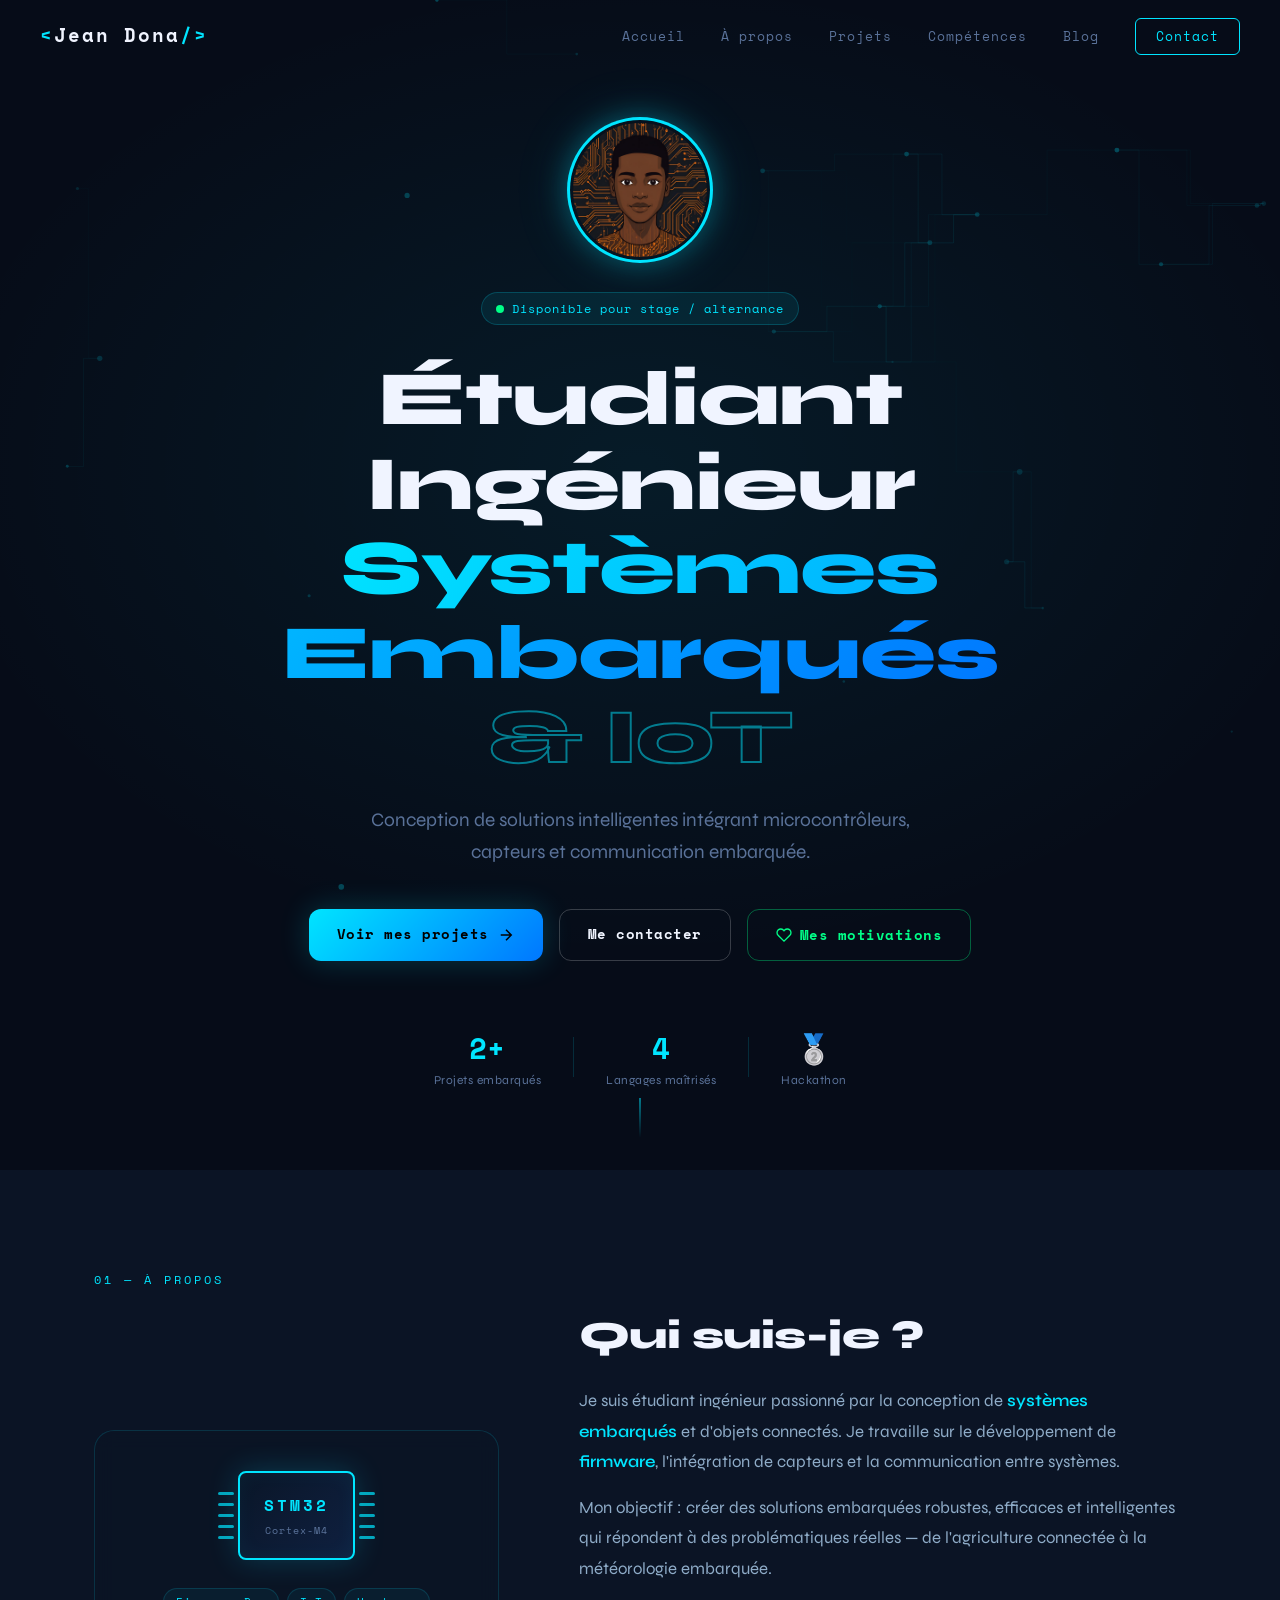
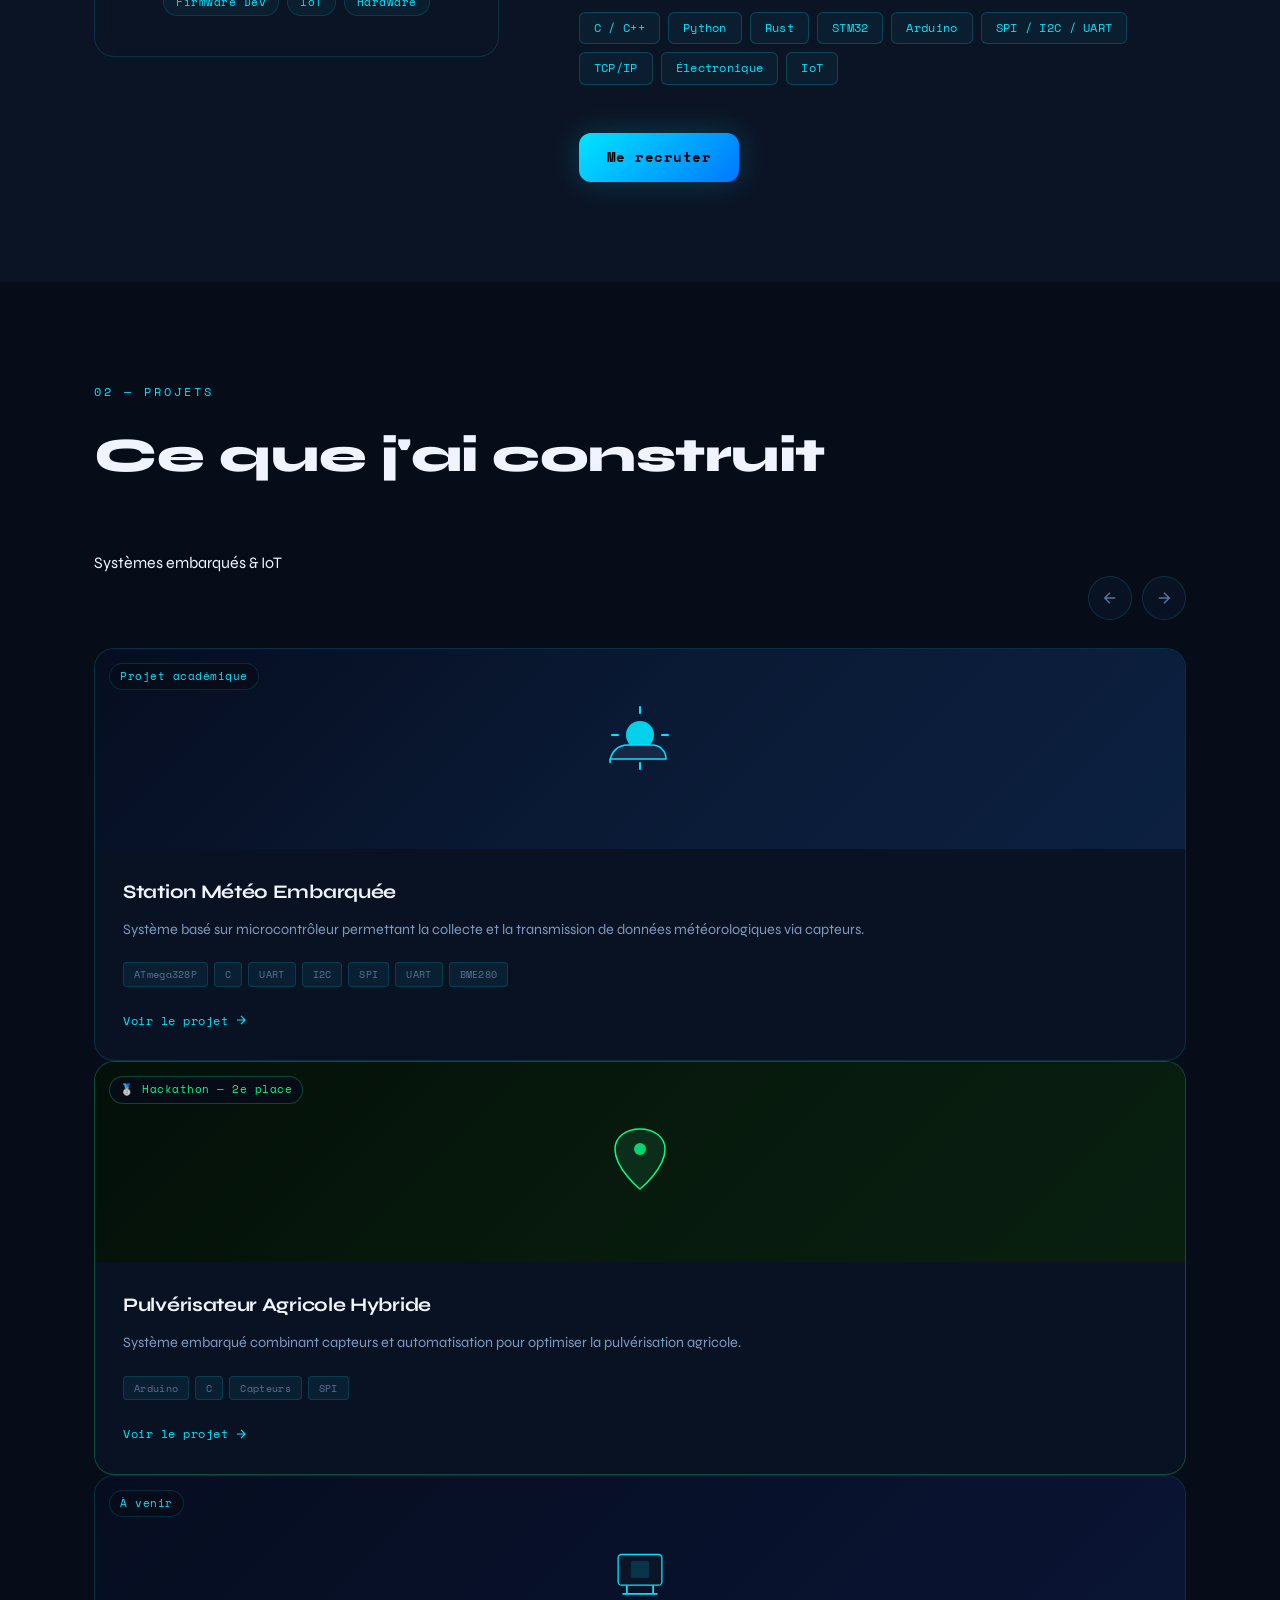
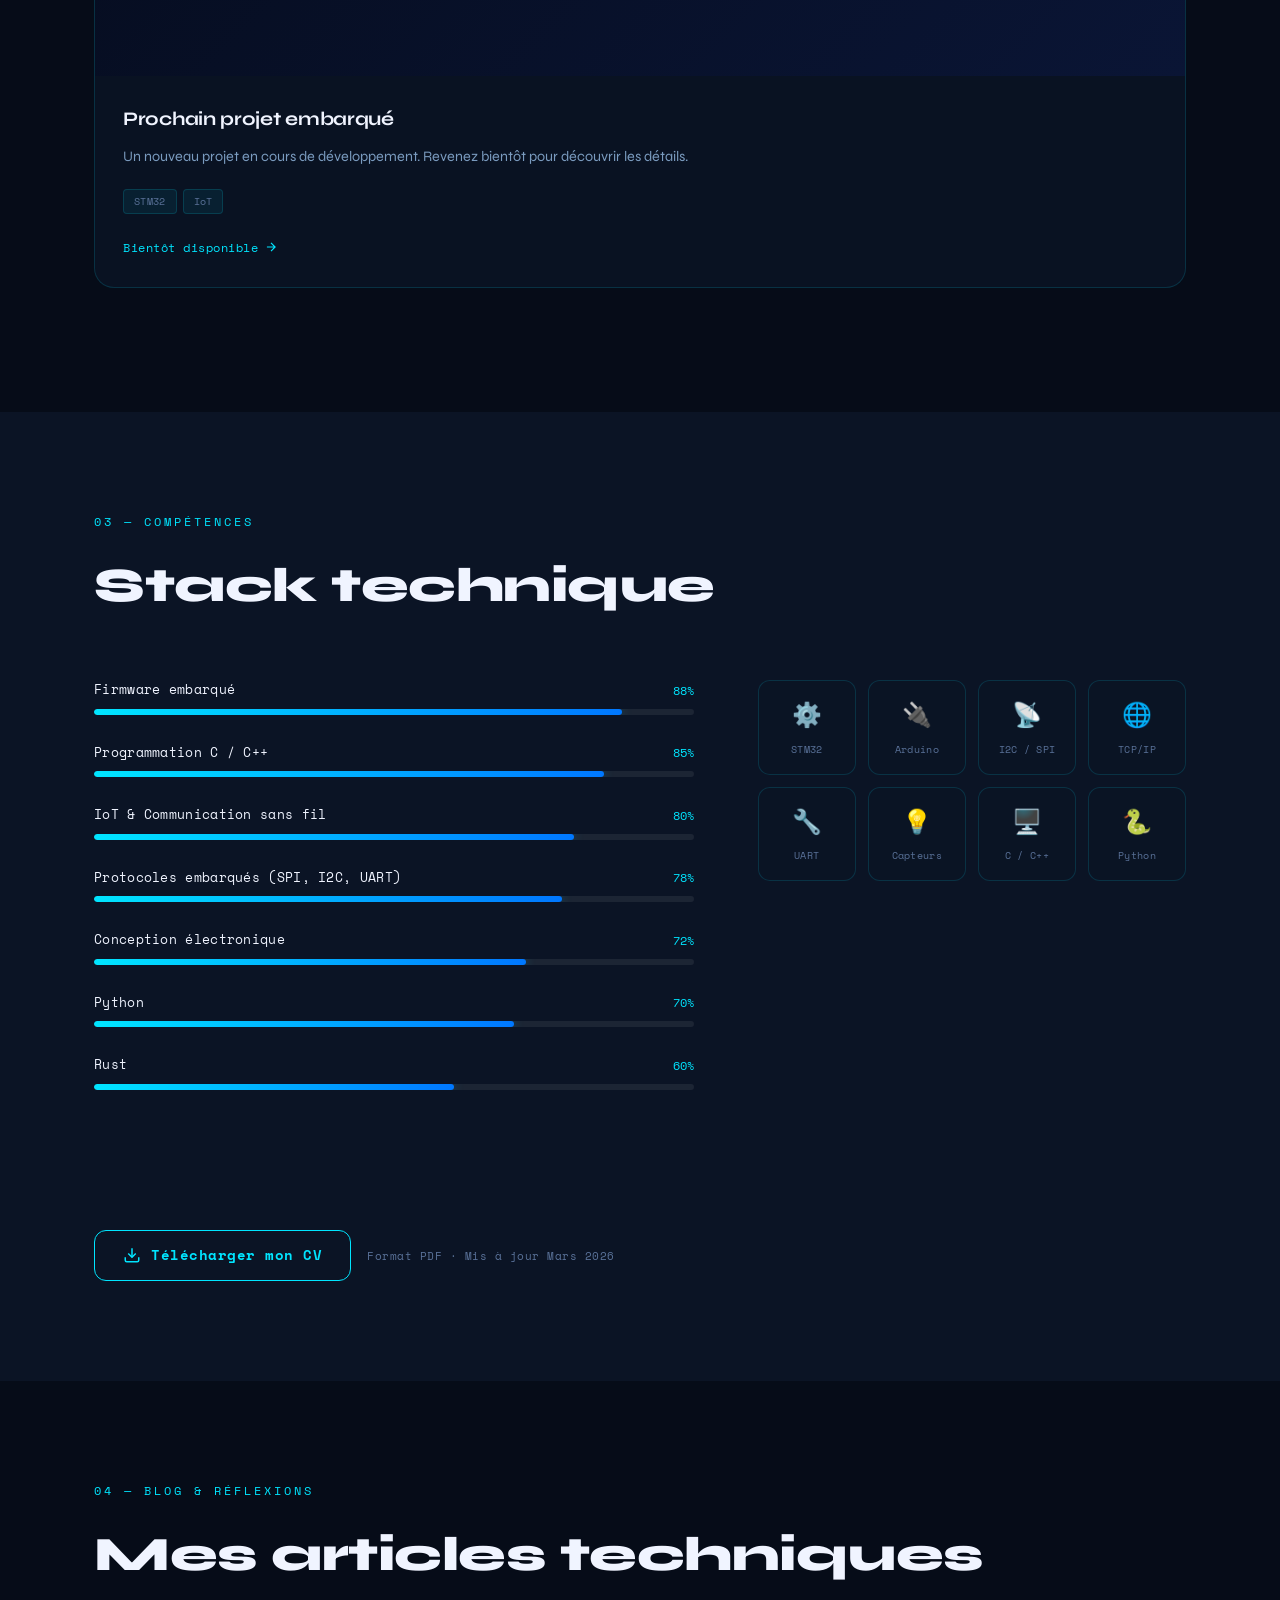
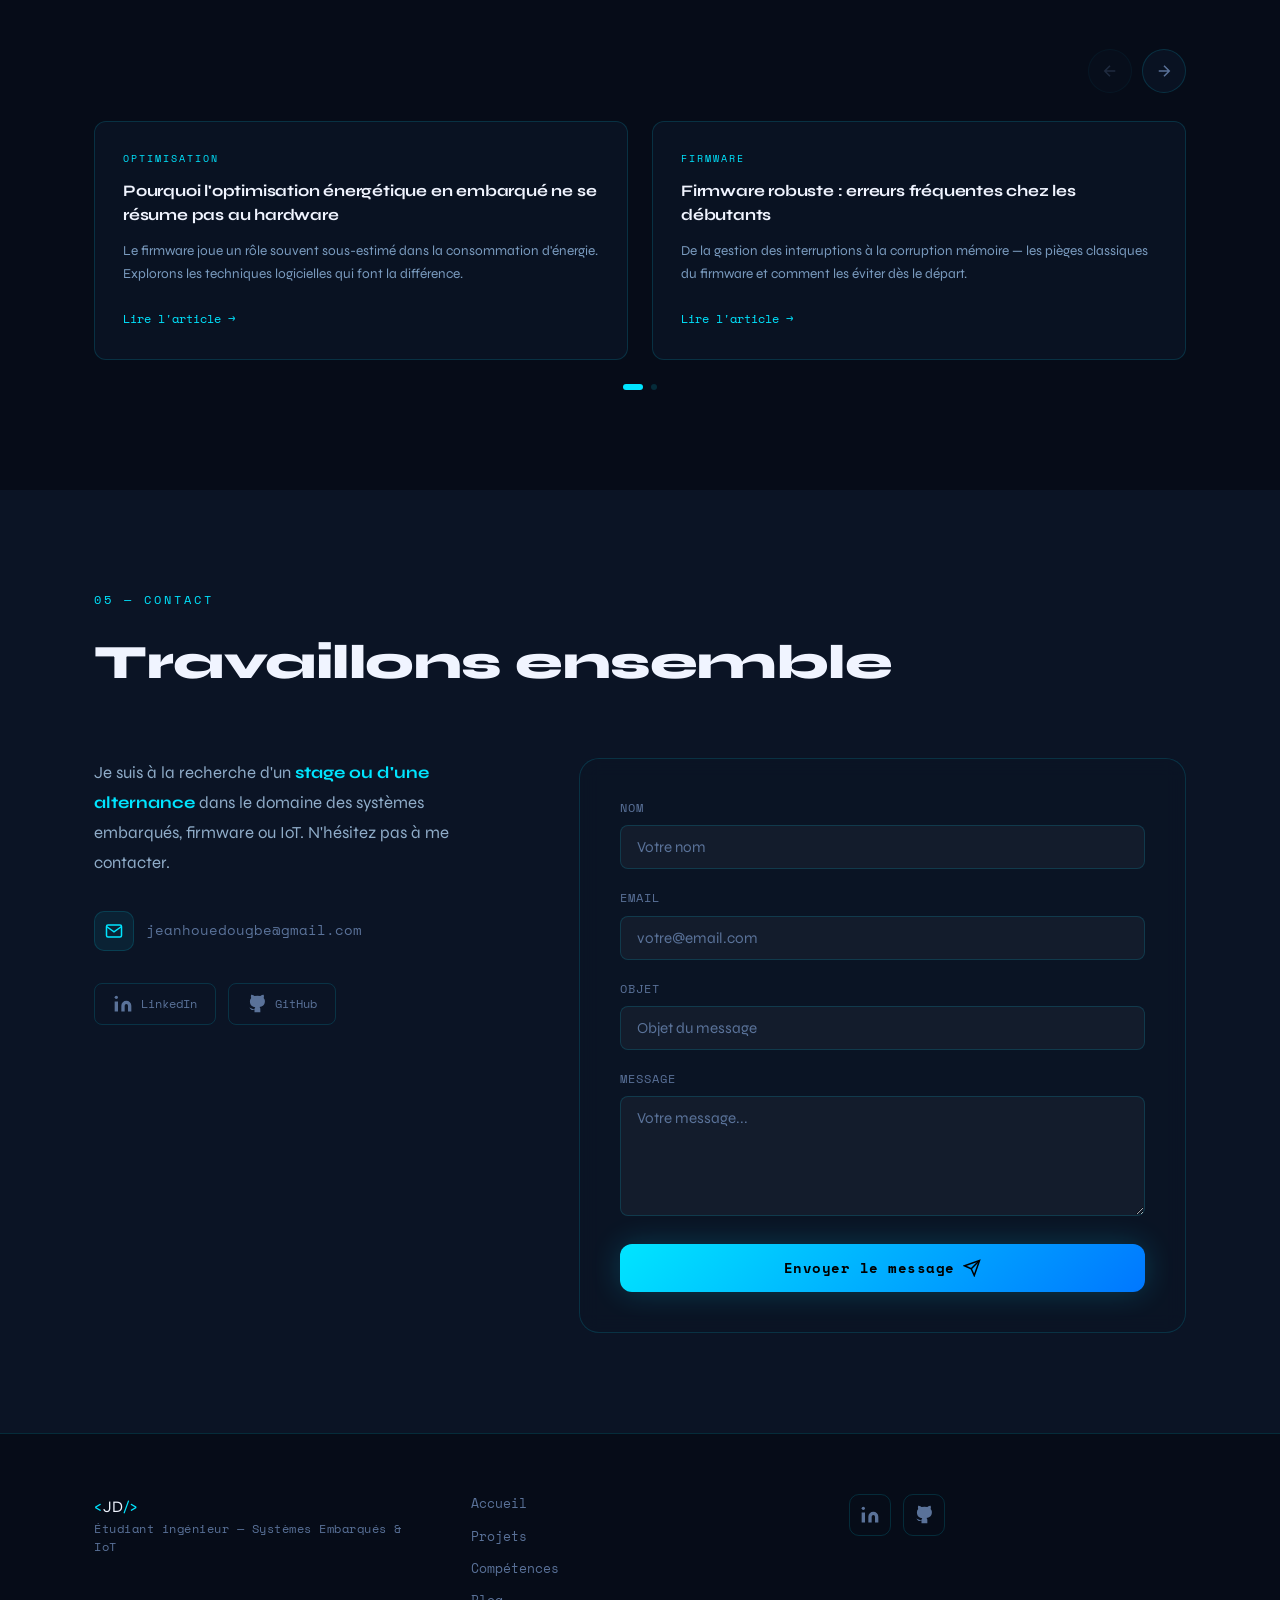
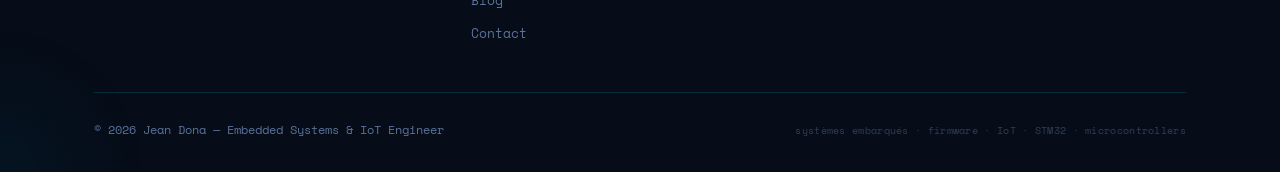
<file: public/index.html>
<!DOCTYPE html>
<html lang="fr">
<head>
  <meta charset="UTF-8" />
  <meta name="viewport" content="width=device-width, initial-scale=1.0" />
  <title>Jean Dona | Ingénieur Systèmes Embarqués & IoT</title>
  <meta name="description" content="Portfolio de Jean Dona HOUEDOUGBE, étudiant ingénieur spécialisé en systèmes embarqués, firmware et IoT. STM32, Arduino, C/C++, protocoles embarqués." />
  <meta name="keywords" content="systèmes embarqués, firmware, IoT, embedded systems, microcontrollers, STM32, embedded engineer, Arduino, C, C++, capteurs" />
  <meta name="author" content="Jean Dona HOUEDOUGBE" />
  <meta property="og:title" content="Jean Dona HOUEDOUGBE | Embedded Systems & IoT Engineer" />
  <meta property="og:description" content="Étudiant ingénieur passionné par les systèmes embarqués, firmware et IoT." />
  <meta property="og:type" content="website" />
  <meta property="og:type" content="website" />
  <link rel="stylesheet" href="css/style.css" />
  <link rel="stylesheet" href="css/article.css" />
  <link rel="preconnect" href="https://fonts.googleapis.com" />
  <link href="https://fonts.googleapis.com/css2?family=Space+Mono:wght@400;700&family=Syne:wght@400;600;700;800&display=swap" rel="stylesheet" />
</head>
<body>

  <!-- NAV -->
  <nav class="navbar" id="navbar">
    <div class="nav-brand">
      <span class="brand-bracket">&lt;</span>Jean Dona<span class="brand-bracket">/&gt;</span>
    </div>
    <ul class="nav-links">
      <li><a href="#home">Accueil</a></li>
      <li><a href="#about">À propos</a></li>
      <li><a href="#projects">Projets</a></li>
      <li><a href="#skills">Compétences</a></li>
      <li><a href="#blog">Blog</a></li>
      <li><a href="#contact" class="nav-cta">Contact</a></li>
    </ul>
    <button class="hamburger" id="hamburger" aria-label="Menu">
      <span></span><span></span><span></span>
    </button>
  </nav>

  <!-- HERO -->
  <section class="hero" id="home">
    <canvas id="circuit-canvas"></canvas>
    <div class="hero-content">
      <div class="hero-avatar">
        <img src="images/photo.png" alt="Jean Dona - Ingénieur Systèmes Embarqués" />
      </div>
      <div class="hero-tag">
        <span class="dot pulse"></span> Disponible pour stage / alternance
      </div>
      <h1 class="hero-title">
        Étudiant Ingénieur<br/>
        <span class="gradient-text">Systèmes Embarqués</span><br/>
        <span class="outline-text">& IoT</span>
      </h1>
      <p class="hero-sub">
        Conception de solutions intelligentes intégrant microcontrôleurs,<br class="br-desk"/>
        capteurs et communication embarquée.
      </p>
      <div class="hero-btns">
        <a href="#projects" class="btn btn-primary">
          <span>Voir mes projets</span>
          <svg width="18" height="18" viewBox="0 0 24 24" fill="none" stroke="currentColor" stroke-width="2"><path d="M5 12h14M12 5l7 7-7 7"/></svg>
        </a>
        <a href="#contact" class="btn btn-outline">Me contacter</a>
        <button class="btn btn-motiv" id="btn-motiv">
          <svg width="16" height="16" viewBox="0 0 24 24" fill="none" stroke="currentColor" stroke-width="2">
          <path d="M20.84 4.61a5.5 5.5 0 0 0-7.78 0L12 5.67l-1.06-1.06a5.5 5.5 0 0 0-7.78 7.78l1.06 1.06L12 21.23l7.78-7.78 1.06-1.06a5.5 5.5 0 0 0 0-7.78z"/>
          </svg>
          Mes motivations
        </button>
      </div>
      <div class="hero-stats">
        <div class="stat"><span class="stat-n">2+</span><span class="stat-l">Projets embarqués</span></div>
        <div class="stat-div"></div>
        <div class="stat"><span class="stat-n">4</span><span class="stat-l">Langages maîtrisés</span></div>
        <div class="stat-div"></div>
        <div class="stat"><span class="stat-n">🥈</span><span class="stat-l">Hackathon</span></div>
      </div>
    </div>
    <div class="hero-scroll">
      <span></span><!--Scroll-->
      <div class="scroll-line"></div>
    </div>
  </section>

  <!-- ABOUT -->
  <section class="about" id="about">
    <div class="container">
      <div class="section-label">01 — À propos</div>
      <div class="about-grid">
        <div class="about-visual">
          <div class="about-card-wrap">
            <div class="about-card">
              <div class="chip-visual">
                <div class="chip-body">
                  <div class="chip-pins left">
                    <span></span><span></span><span></span><span></span><span></span>
                  </div>
                  <div class="chip-core">
                    <div class="chip-label">STM32</div>
                    <div class="chip-sub">Cortex-M4</div>
                  </div>
                  <div class="chip-pins right">
                    <span></span><span></span><span></span><span></span><span></span>
                  </div>
                </div>
              </div>
              <div class="about-badges">
                <span class="badge">Firmware Dev</span>
                <span class="badge">IoT</span>
                <span class="badge">Hardware</span>
              </div>
            </div>
          </div>
        </div>
        <div class="about-text">
          <h2>Qui suis-je ?</h2>
          <p>
            Je suis étudiant ingénieur passionné par la conception de <strong>systèmes embarqués</strong> et d'objets connectés.
            Je travaille sur le développement de <strong>firmware</strong>, l'intégration de capteurs et la communication entre systèmes.
          </p>
          <p>
            Mon objectif : créer des solutions embarquées robustes, efficaces et intelligentes qui répondent à des problématiques réelles — de l'agriculture connectée à la météorologie embarquée.
          </p>
          <div class="skills-tags">
            <span class="tag">C / C++</span>
            <span class="tag">Python</span>
            <span class="tag">Rust</span>
            <span class="tag">STM32</span>
            <span class="tag">Arduino</span>
            <span class="tag">SPI / I2C / UART</span>
            <span class="tag">TCP/IP</span>
            <span class="tag">Électronique</span>
            <span class="tag">IoT</span>
          </div>
          <a href="#contact" class="btn btn-primary mt-20">Me recruter</a>
        </div>
      </div>
    </div>
  </section>

  <!-- PROJECTS -->
<section class="projects" id="projects">
  <div class="container">
    <div class="section-label">02 — Projets</div>
    <h2 class="section-title">Ce que j'ai construit</h2>

    <!-- LIGNE 1 : Projets embarqués -->
    <div class="projects-row-header" >
      <div class="projects-row-title">
        <span class="row-dot cyan"></span>
        Systèmes embarqués & IoT
      </div>
      <div class="carousel-controls">
        <button class="carousel-btn" id="proj1-prev">
          <svg width="18" height="18" viewBox="0 0 24 24" fill="none" stroke="currentColor" stroke-width="2"><path d="M19 12H5M12 19l-7-7 7-7"/></svg>
        </button>
        <button class="carousel-btn" id="proj1-next">
          <svg width="18" height="18" viewBox="0 0 24 24" fill="none" stroke="currentColor" stroke-width="2"><path d="M5 12h14M12 5l7 7-7 7"/></svg>
        </button>
      </div>
    </div>
    <div class="projects-carousel" id="proj-carousel-1">

      <div class="project-card">
        <div class="project-img">
          <div class="project-img-bg weather-bg">
            <div class="weather-icon">
              <svg width="80" height="80" viewBox="0 0 80 80" fill="none">
                <circle cx="40" cy="30" r="14" fill="#00e5ff" opacity="0.9"/>
                <path d="M10 58c0-11 8-18 18-18h24c8 0 14 6 14 14H10z" fill="#1a2744" stroke="#00e5ff" stroke-width="1.5"/>
                <line x1="40" y1="8" x2="40" y2="2" stroke="#00e5ff" stroke-width="2" stroke-linecap="round"/>
                <line x1="40" y1="58" x2="40" y2="64" stroke="#00e5ff" stroke-width="2" stroke-linecap="round"/>
                <line x1="18" y1="30" x2="12" y2="30" stroke="#00e5ff" stroke-width="2" stroke-linecap="round"/>
                <line x1="68" y1="30" x2="62" y2="30" stroke="#00e5ff" stroke-width="2" stroke-linecap="round"/>
              </svg>
            </div>
          </div>
          <div class="project-tag-top">Projet académique</div>
        </div>
        <div class="project-body">
          <h3>Station Météo Embarquée</h3>
          <p>Système basé sur microcontrôleur permettant la collecte et la transmission de données météorologiques via capteurs.</p>
          <div class="project-tech">
            <span>ATmega328P</span><span>C</span><span>UART</span><span>I2C</span><span>SPI</span><span>UART</span><span>BME280</span>
          </div>
          <a href="project.html" class="btn-project">
            Voir le projet
            <svg width="14" height="14" viewBox="0 0 24 24" fill="none" stroke="currentColor" stroke-width="2"><path d="M5 12h14M12 5l7 7-7 7"/></svg>
          </a>
        </div>
      </div>

      <div class="project-card featured">
        <div class="project-img">
          <div class="project-img-bg agri-bg">
            <div class="weather-icon">
              <svg width="80" height="80" viewBox="0 0 80 80" fill="none">
                <path d="M40 70 C40 70 15 50 15 30 C15 18 26 10 40 10 C54 10 65 18 65 30 C65 50 40 70 40 70Z" fill="#0a2e1a" stroke="#00ff88" stroke-width="1.5"/>
                <circle cx="40" cy="30" r="6" fill="#00ff88" opacity="0.8"/>
              </svg>
            </div>
          </div>
          <div class="project-tag-top hackathon">🥈 Hackathon — 2e place</div>
        </div>
        <div class="project-body">
          <h3>Pulvérisateur Agricole Hybride</h3>
          <p>Système embarqué combinant capteurs et automatisation pour optimiser la pulvérisation agricole.</p>
          <div class="project-tech">
            <span>Arduino</span><span>C</span><span>Capteurs</span><span>SPI</span>
          </div>
          <a href="coming-soon.html" class="btn-project">
            Voir le projet
            <svg width="14" height="14" viewBox="0 0 24 24" fill="none" stroke="currentColor" stroke-width="2"><path d="M5 12h14M12 5l7 7-7 7"/></svg>
          </a>
        </div>
      </div>

      <!-- Ajoute tes prochains projets embarqués ici -->
      <div class="project-card">
        <div class="project-img">
          <div class="project-img-bg" style="background: linear-gradient(135deg,#060d20,#0a1535);">
            <div class="weather-icon">
              <svg width="70" height="70" viewBox="0 0 80 80" fill="none">
                <rect x="15" y="20" width="50" height="35" rx="4" stroke="#00e5ff" stroke-width="1.5" fill="#0a1628"/>
                <line x1="25" y1="55" x2="25" y2="65" stroke="#00e5ff" stroke-width="2"/>
                <line x1="55" y1="55" x2="55" y2="65" stroke="#00e5ff" stroke-width="2"/>
                <line x1="20" y1="65" x2="60" y2="65" stroke="#00e5ff" stroke-width="2"/>
                <rect x="30" y="28" width="20" height="18" rx="2" fill="#00e5ff" opacity="0.15" stroke="#00e5ff" stroke-width="1"/>
              </svg>
            </div>
          </div>
          <div class="project-tag-top">À venir</div>
        </div>
        <div class="project-body">
          <h3>Prochain projet embarqué</h3>
          <p>Un nouveau projet en cours de développement. Revenez bientôt pour découvrir les détails.</p>
          <div class="project-tech"><span>STM32</span><span>IoT</span></div>
          <a href="coming-soon.html" class="btn-project">
            Bientôt disponible
            <svg width="14" height="14" viewBox="0 0 24 24" fill="none" stroke="currentColor" stroke-width="2"><path d="M5 12h14M12 5l7 7-7 7"/></svg>
          </a>
        </div>
      </div>

    </div>
    <div class="carousel-dots" id="proj-dots-1"></div>

    <!-- LIGNE 2 : Autres projets -->
    <div hidden> <!--Caché d'abord-->
      
    <div class="projects-row-header" style="margin-top: 56px;">
      <div class="projects-row-title">
        <span class="row-dot green"></span>
        Autres contributions
      </div>
      <div class="carousel-controls">
        <button class="carousel-btn" id="proj2-prev">
          <svg width="18" height="18" viewBox="0 0 24 24" fill="none" stroke="currentColor" stroke-width="2"><path d="M19 12H5M12 19l-7-7 7-7"/></svg>
        </button>
        <button class="carousel-btn" id="proj2-next">
          <svg width="18" height="18" viewBox="0 0 24 24" fill="none" stroke="currentColor" stroke-width="2"><path d="M5 12h14M12 5l7 7-7 7"/></svg>
        </button>
      </div>
    </div>
    <div class="projects-carousel" id="proj-carousel-2">

      <div class="project-card">
        <div class="project-img">
          <div class="project-img-bg" style="background: linear-gradient(135deg,#0d1a0a,#0f2410);">
            <div class="weather-icon">
              <svg width="70" height="70" viewBox="0 0 80 80" fill="none">
                <rect x="18" y="18" width="44" height="44" rx="6" stroke="#4ade80" stroke-width="1.5" fill="#0a1f0c"/>
                <path d="M28 40 L35 47 L52 33" stroke="#4ade80" stroke-width="2.5" stroke-linecap="round" stroke-linejoin="round"/>
              </svg>
            </div>
          </div>
          <div class="project-tag-top" style="color:#4ade80; border-color:rgba(74,222,128,0.25);">Logiciel</div>
        </div>
        <div class="project-body">
          <h3>Nom du projet logiciel</h3>
          <p>Décris ici ta contribution à ce projet. Remplace par le vrai contenu.</p>
          <div class="project-tech"><span>Python</span><span>Script</span></div>
          <a href="coming-soon.html" class="btn-project">
            Voir le projet
            <svg width="14" height="14" viewBox="0 0 24 24" fill="none" stroke="currentColor" stroke-width="2"><path d="M5 12h14M12 5l7 7-7 7"/></svg>
          </a>
        </div>
      </div>

      <div class="project-card">
        <div class="project-img">
          <div class="project-img-bg" style="background: linear-gradient(135deg,#0d0820,#160a30);">
            <div class="weather-icon">
              <svg width="70" height="70" viewBox="0 0 80 80" fill="none">
                <circle cx="40" cy="40" r="22" stroke="#a78bfa" stroke-width="1.5" fill="#1a0d35" opacity="0.9"/>
                <path d="M40 25 L45 37 L58 37 L48 45 L52 58 L40 50 L28 58 L32 45 L22 37 L35 37 Z" fill="#a78bfa" opacity="0.7"/>
              </svg>
            </div>
          </div>
          <div class="project-tag-top" style="color:#a78bfa; border-color:rgba(167,139,250,0.25);">Développement web</div>
        </div>
        <div class="project-body">
          <h3>Nom du projet web</h3>
          <p>Décris ici ta contribution à ce projet. Remplace par le vrai contenu.</p>
          <div class="project-tech"><span>HTML</span><span>CSS</span><span>JS</span></div>
          <a href="coming-soon.html" class="btn-project">
            Voir le projet
            <svg width="14" height="14" viewBox="0 0 24 24" fill="none" stroke="currentColor" stroke-width="2"><path d="M5 12h14M12 5l7 7-7 7"/></svg>
          </a>
        </div>
      </div>

      <div class="project-card">
        <div class="project-img">
          <div class="project-img-bg" style="background: linear-gradient(135deg,#1a100a,#2a1505);">
            <div class="weather-icon">
              <svg width="70" height="70" viewBox="0 0 80 80" fill="none">
                <path d="M40 15 L65 55 H15 Z" stroke="#fb923c" stroke-width="1.5" fill="#2a1505" opacity="0.9"/>
                <circle cx="40" cy="48" r="4" fill="#fb923c" opacity="0.8"/>
                <line x1="40" y1="30" x2="40" y2="43" stroke="#fb923c" stroke-width="2.5" stroke-linecap="round"/>
              </svg>
            </div>
          </div>
          <div class="project-tag-top" style="color:#fb923c; border-color:rgba(251,146,60,0.25);">Autre</div>
        </div>
        <div class="project-body">
          <h3>Nom du projet</h3>
          <p>Décris ici ta contribution à ce projet. Remplace par le vrai contenu.</p>
          <div class="project-tech"><span>À définir</span></div>
          <a href="coming-soon.html" class="btn-project">
            Voir le projet
            <svg width="14" height="14" viewBox="0 0 24 24" fill="none" stroke="currentColor" stroke-width="2"><path d="M5 12h14M12 5l7 7-7 7"/></svg>
          </a>
        </div>
      </div>

    </div>
    <div class="carousel-dots" id="proj-dots-2"></div>

    </div> <!--Pour la partie caché-->

  </div>
</section>

  <!-- SKILLS -->
  <section class="skills-section" id="skills">
    <div class="container">
      <div class="section-label">03 — Compétences</div>
      <h2 class="section-title">Stack technique</h2>
      <div class="skills-layout">
        <div class="skills-bars">
          <div class="skill-item" data-value="88">
            <div class="skill-info">
              <span class="skill-name">Firmware embarqué</span>
              <span class="skill-pct">88%</span>
            </div>
            <div class="skill-bar"><div class="skill-fill" style="--target: 88%"></div></div>
          </div>
          <div class="skill-item" data-value="85">
            <div class="skill-info">
              <span class="skill-name">Programmation C / C++</span>
              <span class="skill-pct">85%</span>
            </div>
            <div class="skill-bar"><div class="skill-fill" style="--target: 85%"></div></div>
          </div>
          <div class="skill-item" data-value="80">
            <div class="skill-info">
              <span class="skill-name">IoT & Communication sans fil</span>
              <span class="skill-pct">80%</span>
            </div>
            <div class="skill-bar"><div class="skill-fill" style="--target: 80%"></div></div>
          </div>
          <div class="skill-item" data-value="78">
            <div class="skill-info">
              <span class="skill-name">Protocoles embarqués (SPI, I2C, UART)</span>
              <span class="skill-pct">78%</span>
            </div>
            <div class="skill-bar"><div class="skill-fill" style="--target: 78%"></div></div>
          </div>
          <div class="skill-item" data-value="72">
            <div class="skill-info">
              <span class="skill-name">Conception électronique</span>
              <span class="skill-pct">72%</span>
            </div>
            <div class="skill-bar"><div class="skill-fill" style="--target: 72%"></div></div>
          </div>
          <div class="skill-item" data-value="70">
            <div class="skill-info">
              <span class="skill-name">Python</span>
              <span class="skill-pct">70%</span>
            </div>
            <div class="skill-bar"><div class="skill-fill" style="--target: 70%"></div></div>
          </div>
          <div class="skill-item" data-value="60">
            <div class="skill-info">
              <span class="skill-name">Rust</span>
              <span class="skill-pct">60%</span>
            </div>
            <div class="skill-bar"><div class="skill-fill" style="--target: 60%"></div></div>
          </div>
        </div>
        <div class="skills-icons-grid">
          <div class="skill-icon-card"><div class="sic-icon">⚙️</div><div class="sic-label">STM32</div></div>
          <div class="skill-icon-card"><div class="sic-icon">🔌</div><div class="sic-label">Arduino</div></div>
          <div class="skill-icon-card"><div class="sic-icon">📡</div><div class="sic-label">I2C / SPI</div></div>
          <div class="skill-icon-card"><div class="sic-icon">🌐</div><div class="sic-label">TCP/IP</div></div>
          <div class="skill-icon-card"><div class="sic-icon">🔧</div><div class="sic-label">UART</div></div>
          <div class="skill-icon-card"><div class="sic-icon">💡</div><div class="sic-label">Capteurs</div></div>
          <div class="skill-icon-card"><div class="sic-icon">🖥️</div><div class="sic-label">C / C++</div></div>
          <div class="skill-icon-card"><div class="sic-icon">🐍</div><div class="sic-label">Python</div></div>
        </div>
        <div class="cv-download">
          <a href="cv_Jean_Dona.pdf" download class="btn btn-cv">
            <svg width="18" height="18" viewBox="0 0 24 24" fill="none" stroke="currentColor" stroke-width="2">
              <path d="M21 15v4a2 2 0 0 1-2 2H5a2 2 0 0 1-2-2v-4"/>
              <polyline points="7 10 12 15 17 10"/>
              <line x1="12" y1="15" x2="12" y2="3"/>
            </svg>
            <span>Télécharger mon CV</span>
          </a>
          <p class="cv-hint">Format PDF · Mis à jour Mars 2026</p>
        </div>
      </div>
    </div>
  </section>

  <!-- BLOG -->
  <section class="blog-section" id="blog">
    <div class="container">
      <div class="section-label">04 — Blog & Réflexions</div>
      <h2 class="section-title">Mes articles techniques</h2>
      <div class="blog-carousel-wrap">
        <div class="carousel-controls">
          <button class="carousel-btn" id="blog-prev" aria-label="Précédent">
            <svg width="18" height="18" viewBox="0 0 24 24" fill="none" stroke="currentColor" stroke-width="2"><path d="M19 12H5M12 19l-7-7 7-7"/></svg>
          </button>
          <button class="carousel-btn" id="blog-next" aria-label="Suivant">
            <svg width="18" height="18" viewBox="0 0 24 24" fill="none" stroke="currentColor" stroke-width="2"><path d="M5 12h14M12 5l7 7-7 7"/></svg>
          </button>
        </div>
        <div class="blog-carousel" id="blog-carousel">
          <article class="blog-card">
            <div class="blog-cat">Optimisation</div>
            <h3>Pourquoi l'optimisation énergétique en embarqué ne se résume pas au hardware</h3>
            <p>Le firmware joue un rôle souvent sous-estimé dans la consommation d'énergie. Explorons les techniques logicielles qui font la différence.</p>
            <a href="article.html" class="blog-link">Lire l'article →</a>
          </article>
          <article class="blog-card">
            <div class="blog-cat">Firmware</div>
            <h3>Firmware robuste : erreurs fréquentes chez les débutants</h3>
            <p>De la gestion des interruptions à la corruption mémoire — les pièges classiques du firmware et comment les éviter dès le départ.</p>
            <a href="coming-soon.html" class="blog-link">Lire l'article →</a>
          </article>
          <article class="blog-card">
            <div class="blog-cat">Systèmes Temps Réel</div>
            <h3>Temps réel vs performance : faut-il vraiment choisir ?</h3>
            <p>Analyse des compromis entre déterminisme et performance dans les systèmes embarqués avec ou sans RTOS.</p>
            <a href="coming-soon.html" class="blog-link">Lire l'article →</a>
          </article>
          <!-- <article class="blog-card">
            <div class="blog-cat">IoT</div>
            <h3>MQTT vs HTTP pour l'IoT embarqué : quel protocole choisir ?</h3>
            <p>Comparaison technique des deux protocoles les plus utilisés en IoT — consommation, latence, complexité d'implémentation.</p>
            <a href="article.html" class="blog-link">Lire l'article →</a>
          </article>
          <article class="blog-card">
            <div class="blog-cat">Débogage</div>
            <h3>Déboguer sans debugger : techniques de diagnostic bas niveau</h3>
            <p>Quand le JTAG n'est pas disponible, comment retrouver un bug firmware avec seulement une LED et un port UART.</p>
            <a href="article.html" class="blog-link">Lire l'article →</a>
          </article>
          <article class="blog-card">
            <div class="blog-cat">Interruptions</div>
            <h3>Maîtriser les interruptions sur STM32 : pièges et bonnes pratiques</h3>
            <p>NVIC, priorités, ISR courtes, variables volatiles — tout ce que les débutants ratent avec les interruptions STM32.</p>
            <a href="article.html" class="blog-link">Lire l'article →</a>
          </article> -->
        </div>
        <div class="carousel-dots" id="carousel-dots"></div>
      </div>
    </div>
  </section>

  <!-- CONTACT -->
  <section class="contact-section" id="contact">
    <div class="container">
      <div class="section-label">05 — Contact</div>
      <h2 class="section-title">Travaillons ensemble</h2>
      <div class="contact-layout">
        <div class="contact-info">
          <p>Je suis à la recherche d'un <strong>stage ou d'une alternance</strong> dans le domaine des systèmes embarqués, firmware ou IoT. N'hésitez pas à me contacter.</p>
          <div class="contact-details">
            <div class="contact-item">
              <div class="contact-icon">
                <svg width="18" height="18" viewBox="0 0 24 24" fill="none" stroke="currentColor" stroke-width="2"><path d="M4 4h16c1.1 0 2 .9 2 2v12c0 1.1-.9 2-2 2H4c-1.1 0-2-.9-2-2V6c0-1.1.9-2 2-2z"/><polyline points="22,6 12,13 2,6"/></svg>
              </div>
              <a href="mailto:jeanhouedougbe@gmail.com">jeanhouedougbe@gmail.com</a>
            </div>
          </div>
          <div class="social-links">
            <a href="https://www.linkedin.com/in/houedougbe-jean-dona" class="social-btn" aria-label="LinkedIn">
              <svg width="20" height="20" viewBox="0 0 24 24" fill="currentColor"><path d="M16 8a6 6 0 0 1 6 6v7h-4v-7a2 2 0 0 0-2-2 2 2 0 0 0-2 2v7h-4v-7a6 6 0 0 1 6-6z"/><rect x="2" y="9" width="4" height="12"/><circle cx="4" cy="4" r="2"/></svg>
              LinkedIn
            </a>
            <a href="https://github.com/H-Jean04" class="social-btn" aria-label="GitHub">
              <svg width="20" height="20" viewBox="0 0 24 24" fill="currentColor"><path d="M9 19c-5 1.5-5-2.5-7-3m14 6v-3.87a3.37 3.37 0 0 0-.94-2.61c3.14-.35 6.44-1.54 6.44-7A5.44 5.44 0 0 0 20 4.77 5.07 5.07 0 0 0 19.91 1S18.73.65 16 2.48a13.38 13.38 0 0 0-7 0C6.27.65 5.09 1 5.09 1A5.07 5.07 0 0 0 5 4.77a5.44 5.44 0 0 0-1.5 3.78c0 5.42 3.3 6.61 6.44 7A3.37 3.37 0 0 0 9 18.13V22"/></svg>
              GitHub
            </a>
          </div>
        </div>
        <form class="contact-form" id="contact-form" action="https://formspree.io/f/mgonvknj" method="POST">
          <div class="form-group">
            <label for="name">Nom</label>
            <input type="text" id="name" name="name" placeholder="Votre nom" required />
          </div>
          <div class="form-group">
            <label for="email">Email</label>
            <input type="email" id="email" name="email" placeholder="votre@email.com" required />
          </div>
          <div class="form-group">
            <label for="object">Objet</label>
            <input type="text" id="object" name="object" placeholder="Objet du message" required />
          </div>
          <div class="form-group">
            <label for="message">Message</label>
            <textarea id="message" name="message" rows="5" placeholder="Votre message..." required></textarea>
          </div>
          <button type="submit" class="btn btn-primary btn-full">
            <span>Envoyer le message</span>
            <svg width="18" height="18" viewBox="0 0 24 24" fill="none" stroke="currentColor" stroke-width="2"><line x1="22" y1="2" x2="11" y2="13"/><polygon points="22 2 15 22 11 13 2 9 22 2"/></svg>
          </button>
          <div class="form-success" id="form-success">✅ Message envoyé ! Je vous répondrai rapidement.</div>
        </form>
      </div>
    </div>
  </section>

  <!-- FOOTER -->
  <footer class="footer">
    <div class="container">
      <div class="footer-top">
        <div class="footer-brand">
          <span class="brand-bracket">&lt;</span>JD<span class="brand-bracket">/&gt;</span>
          <p>Étudiant ingénieur — Systèmes Embarqués & IoT</p>
        </div>
        <div class="footer-links">
          <a href="#home">Accueil</a>
          <a href="#projects">Projets</a>
          <a href="#skills">Compétences</a>
          <a href="#blog">Blog</a>
          <a href="#contact">Contact</a>
        </div>
        <div class="footer-socials">
          <a href="https://www.linkedin.com/in/houedougbe-jean-dona" aria-label="LinkedIn">
            <svg width="20" height="20" viewBox="0 0 24 24" fill="currentColor"><path d="M16 8a6 6 0 0 1 6 6v7h-4v-7a2 2 0 0 0-2-2 2 2 0 0 0-2 2v7h-4v-7a6 6 0 0 1 6-6z"/><rect x="2" y="9" width="4" height="12"/><circle cx="4" cy="4" r="2"/></svg>
          </a>
          <a href="https://github.com/H-Jean04" aria-label="GitHub">
            <svg width="20" height="20" viewBox="0 0 24 24" fill="currentColor"><path d="M9 19c-5 1.5-5-2.5-7-3m14 6v-3.87a3.37 3.37 0 0 0-.94-2.61c3.14-.35 6.44-1.54 6.44-7A5.44 5.44 0 0 0 20 4.77 5.07 5.07 0 0 0 19.91 1S18.73.65 16 2.48a13.38 13.38 0 0 0-7 0C6.27.65 5.09 1 5.09 1A5.07 5.07 0 0 0 5 4.77a5.44 5.44 0 0 0-1.5 3.78c0 5.42 3.3 6.61 6.44 7A3.37 3.37 0 0 0 9 18.13V22"/></svg>
          </a>
        </div>
      </div>
      <div class="footer-bottom">
        <p>© 2026 Jean Dona — Embedded Systems & IoT Engineer</p>
        <p class="footer-keywords">systèmes embarqués · firmware · IoT · STM32 · microcontrollers</p>
      </div>
    </div>
  </footer>

  <!-- MODALE MOTIVATIONS -->
<div class="motiv-overlay" id="motiv-overlay">
  <div class="motiv-modal">
    <button class="motiv-close" id="motiv-close" aria-label="Fermer">
      <svg width="20" height="20" viewBox="0 0 24 24" fill="none" stroke="currentColor" stroke-width="2">
        <line x1="18" y1="6" x2="6" y2="18"/><line x1="6" y1="6" x2="18" y2="18"/>
      </svg>
    </button>
    <div class="motiv-tag">💡 Ce qui me drive</div>
    <h2>Pourquoi les systèmes embarqués ?</h2>
    <div class="motiv-body">
    <p>
      Les systèmes embarqués sont au cœur de nombreuses innovations industrielles : objets connectés,
      systèmes industriels, mobilité intelligente ou encore dispositifs scientifiques.
      Derrière ces technologies se trouvent des défis techniques exigeants : contraintes de ressources,
      exigences de fiabilité élevées, optimisation énergétique et intégration complexe matériel/logiciel.
      C'est précisément ce type d'environnement qui m'attire.
    </p>
    <p>
      Mon objectif est de devenir un ingénieur capable de concevoir des systèmes embarqués
      <strong>robustes, efficaces et fiables</strong>, en maîtrisant l'ensemble du cycle de développement :
      analyse fonctionnelle, conception d'architecture, développement firmware, intégration et validation terrain.
    </p>
    <p>
      Lors du développement de ma station météo embarquée, l'optimisation du firmware et la gestion
      des interruptions m'ont permis de <strong>réduire la consommation énergétique de 25 à 30 %</strong>,
      tout en maintenant une disponibilité système supérieure à 95 % lors des phases de validation.
      Ces expériences m'ont confirmé que les systèmes embarqués nécessitent une <strong>approche système globale</strong>,
      où chaque décision technique impacte performance, fiabilité et consommation.
    </p>
    <p>Je souhaite contribuer à des projets confrontés à des enjeux concrets :</p>
    <ul class="motiv-list">
      <li>Conception d'architectures embarquées robustes sous contraintes matérielles</li>
      <li>Optimisation énergétique de systèmes autonomes</li>
      <li>Fiabilité et validation de firmware en conditions réelles</li>
      <li>Intégration de capteurs et protocoles de communication embarqués</li>
      <li>Gestion des contraintes temps réel et de performance</li>
      <li>Évolution des architectures face à l'obsolescence des composants</li>
    </ul>
    <p>
      Au-delà des compétences techniques, l'alternance représente pour moi une opportunité
      d'apprendre au contact d'ingénieurs expérimentés et de contribuer à des <strong>projets à impact concret</strong>.
      Mon ambition est d'évoluer vers un rôle d'ingénieur capable de comprendre un système dans son ensemble,
      d'identifier les contraintes critiques et de proposer des solutions techniques pertinentes.
    </p>

    <div class="motiv-values">
      <div class="motiv-value"><span>⚡</span> Performance</div>
      <div class="motiv-value"><span>🔧</span> Rigueur technique</div>
      <div class="motiv-value"><span>🌱</span> Impact concret</div>
      <div class="motiv-value"><span>🚀</span> Innovation</div>
    </div>
</div>
    <a href="#contact" class="btn btn-primary motiv-cta" id="motiv-cta">
      Me recruter
      <svg width="16" height="16" viewBox="0 0 24 24" fill="none" stroke="currentColor" stroke-width="2"><path d="M5 12h14M12 5l7 7-7 7"/></svg>
    </a>
  </div>
</div>
   <script src="js/script.js"></script>
</body>
</html>
</file>
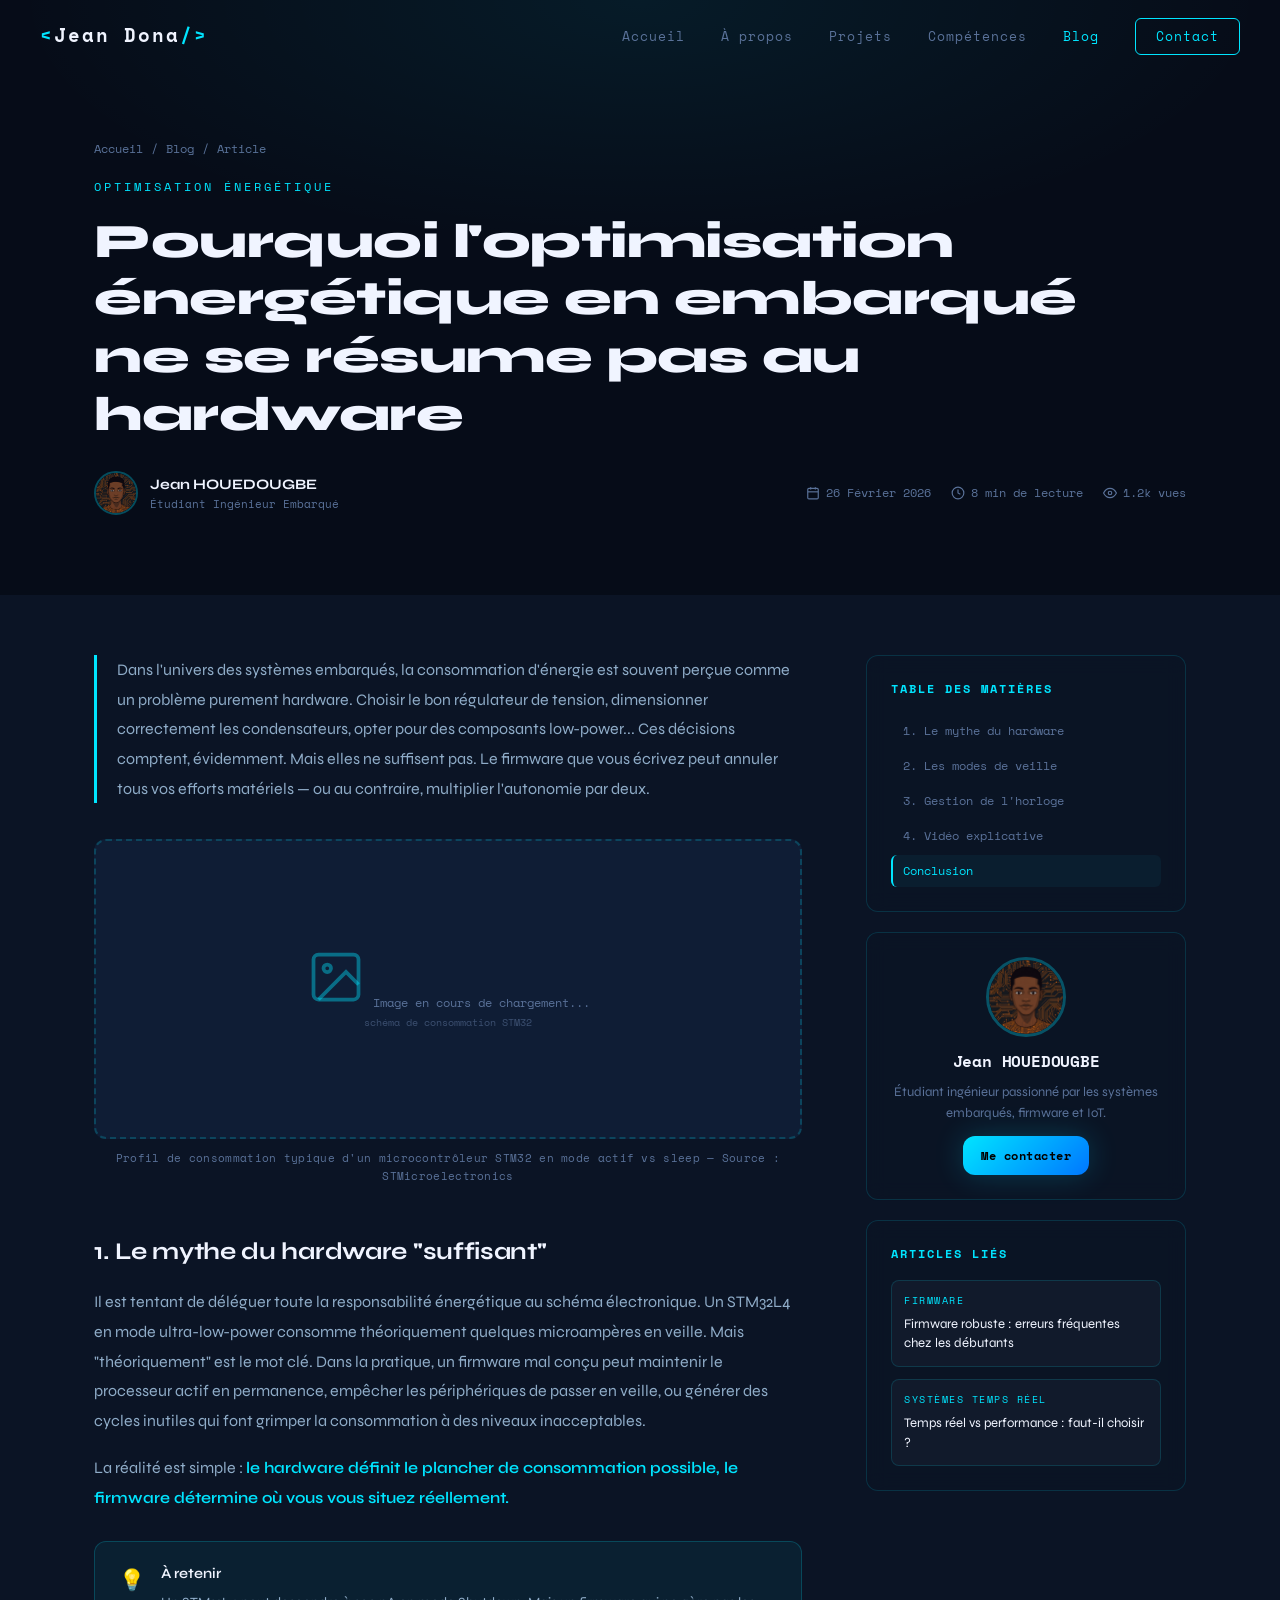
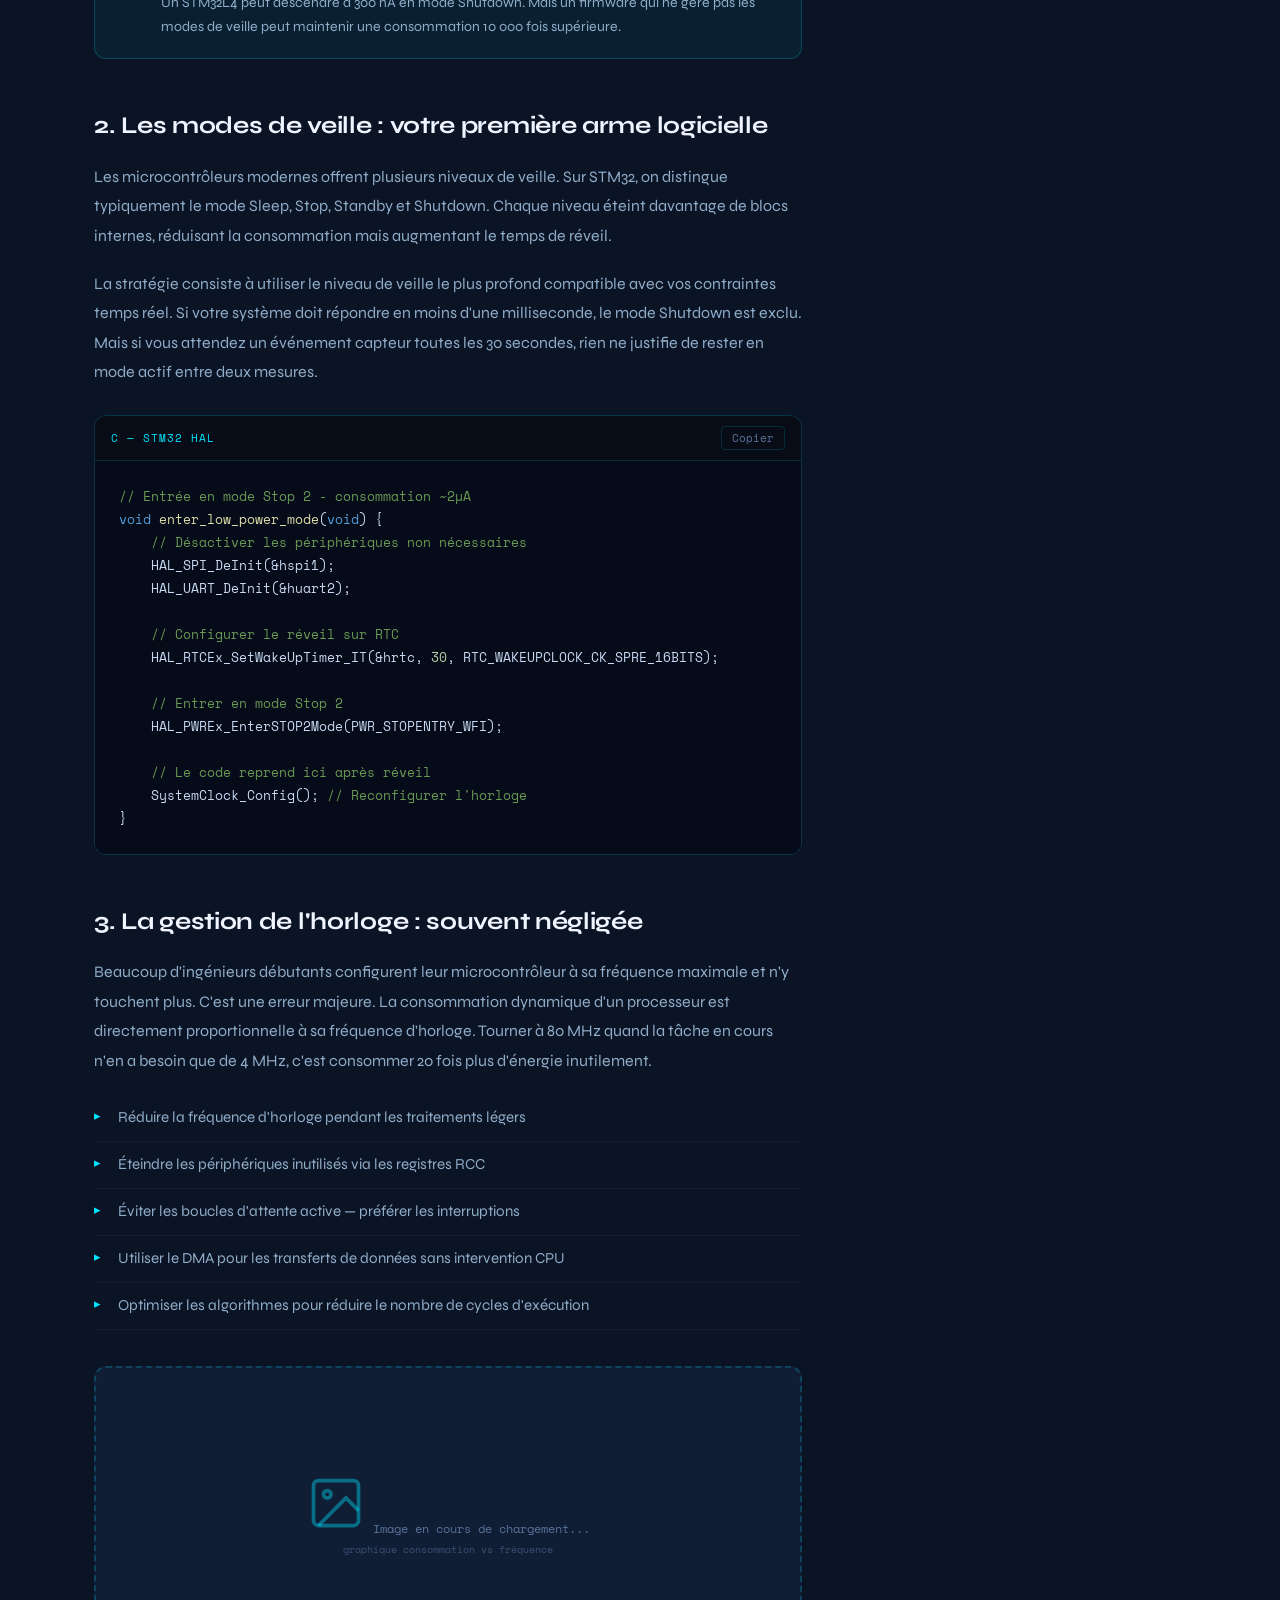
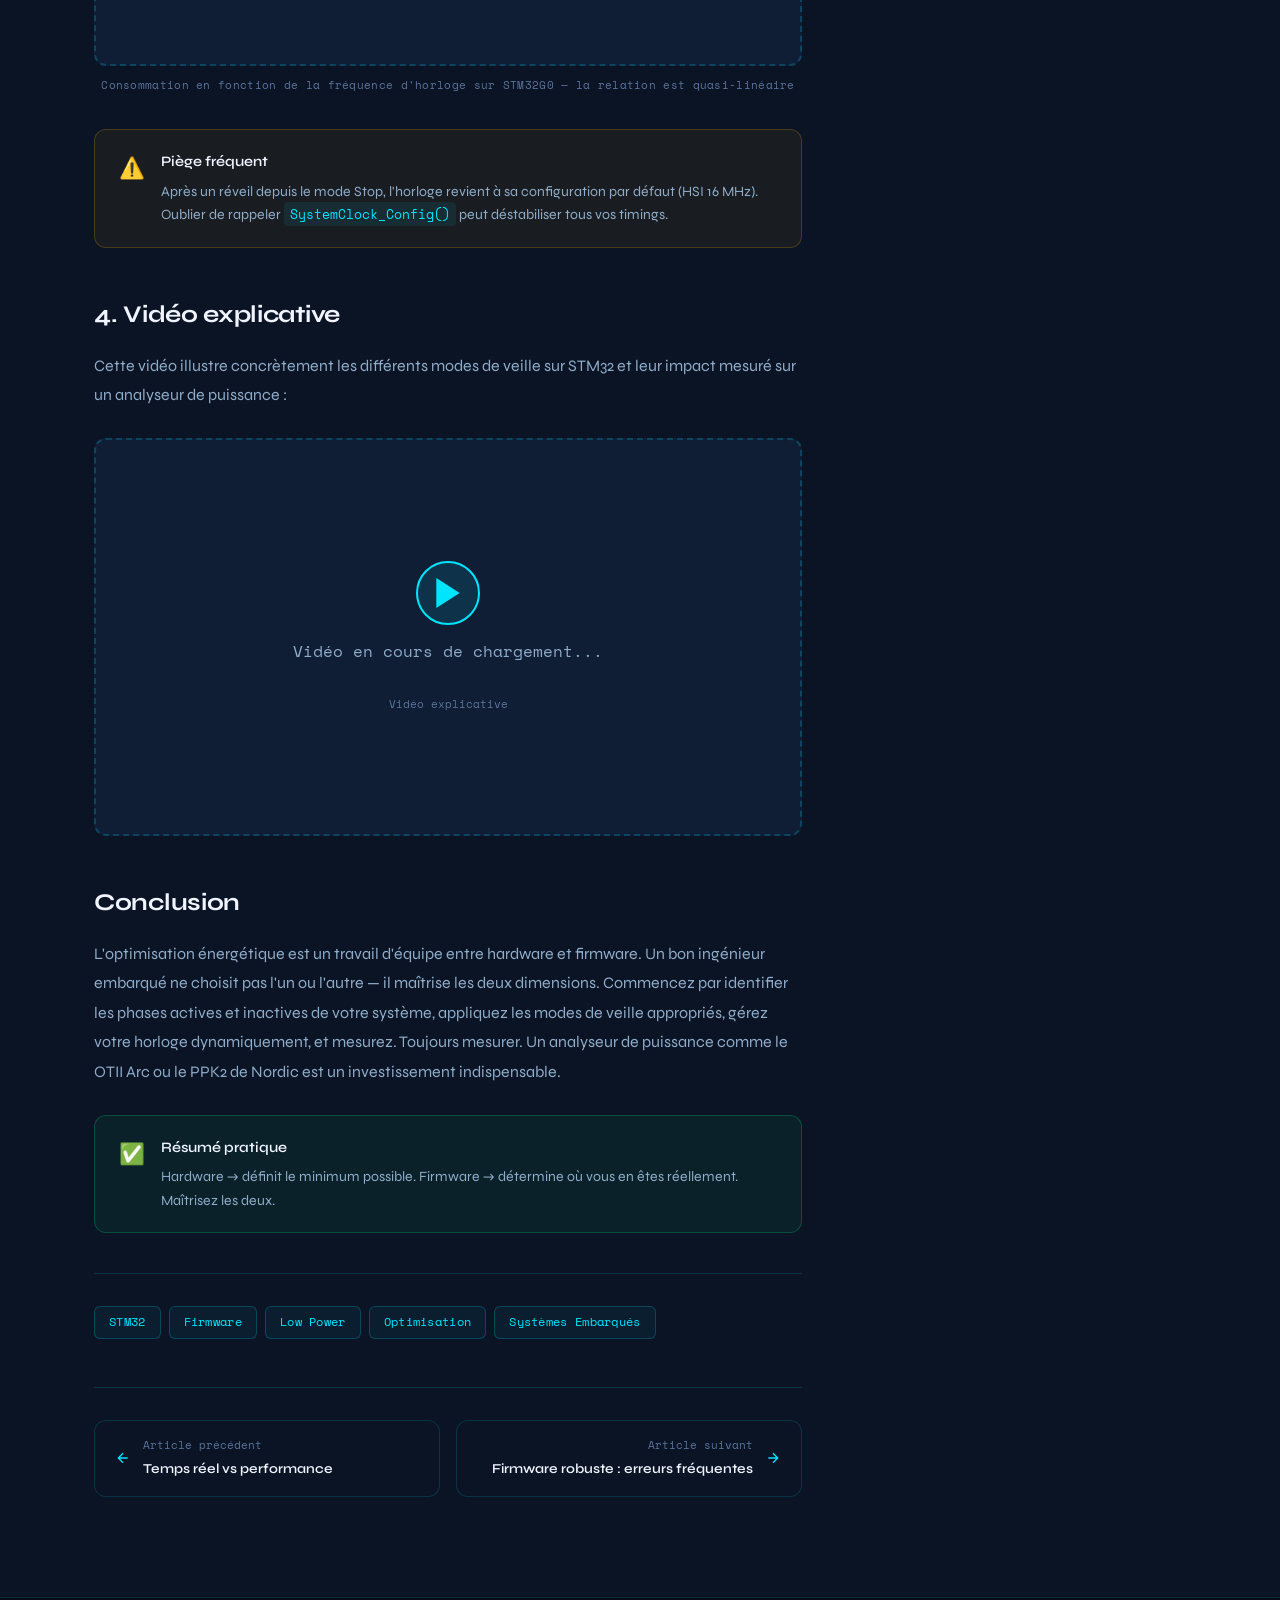
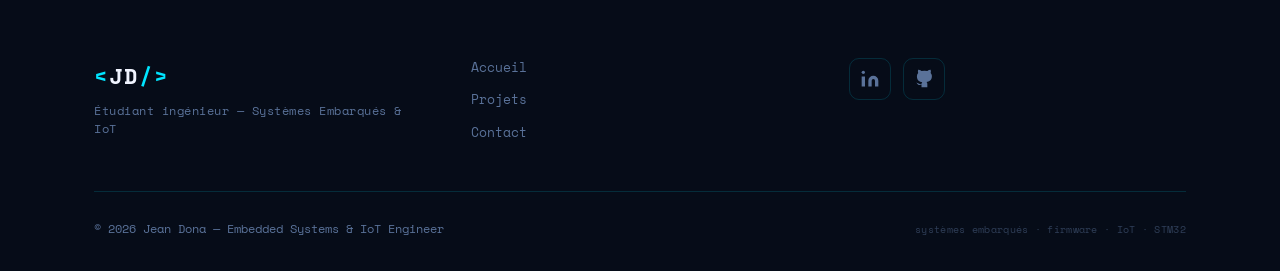
<file: public/article.html>
<!DOCTYPE html>
<html lang="fr">
<head>
  <meta charset="UTF-8" />
  <meta name="viewport" content="width=device-width, initial-scale=1.0" />
  <title>Article | Jean Dona — Systèmes Embarqués & IoT</title>
  <meta name="description" content="Article technique sur les systèmes embarqués, firmware et IoT par Jean Houédougbé." />
  <link rel="stylesheet" href="css/style.css" />
  <link rel="stylesheet" href="css/article.css" />
  <link rel="preconnect" href="https://fonts.googleapis.com" />
  <link href="https://fonts.googleapis.com/css2?family=Space+Mono:wght@400;700&family=Syne:wght@400;600;700;800&display=swap" rel="stylesheet" />
</head>
<body>

  <!-- NAV -->
  <nav class="navbar" id="navbar">
    <div class="nav-brand">
      <a href="index.html"><span class="brand-bracket">&lt;</span>Jean Dona<span class="brand-bracket">/&gt;</span></a>
    </div>
    <ul class="nav-links">
      <li><a href="index.html#home">Accueil</a></li>
      <li><a href="index.html#about">À propos</a></li>
      <li><a href="index.html#projects">Projets</a></li>
      <li><a href="index.html#skills">Compétences</a></li>
      <li><a href="index.html#blog" class="active-link">Blog</a></li>
      <li><a href="index.html#contact" class="nav-cta">Contact</a></li>
    </ul>
    <button class="hamburger" id="hamburger" aria-label="Menu">
      <span></span><span></span><span></span>
    </button>
  </nav>

  <!-- ARTICLE HERO -->
  <header class="article-hero">
    <div class="article-hero-bg"></div>
    <div class="container">
      <div class="article-breadcrumb">
        <a href="index.html">Accueil</a>
        <span>/</span>
        <a href="index.html#blog">Blog</a>
        <span>/</span>
        <span>Article</span>
      </div>
      <div class="article-cat">Optimisation Énergétique</div>
      <h1 class="article-title">
        Pourquoi l'optimisation énergétique en embarqué<br/>
        ne se résume pas au hardware
      </h1>
      <div class="article-meta">
        <div class="article-author">
          <div class="author-avatar-small">
            <img src="images/photo.png" alt="Jean Dona - Ingénieur Systèmes Embarqués" />
          </div>
          <div>
            <span class="author-name">Jean HOUEDOUGBE</span>
            <span class="author-role">Étudiant Ingénieur Embarqué</span>
          </div>
        </div>
        <div class="article-meta-right">
          <span class="meta-item">
            <svg width="14" height="14" viewBox="0 0 24 24" fill="none" stroke="currentColor" stroke-width="2"><rect x="3" y="4" width="18" height="18" rx="2"/><line x1="16" y1="2" x2="16" y2="6"/><line x1="8" y1="2" x2="8" y2="6"/><line x1="3" y1="10" x2="21" y2="10"/></svg>
            26 Février 2026
          </span>
          <span class="meta-item">
            <svg width="14" height="14" viewBox="0 0 24 24" fill="none" stroke="currentColor" stroke-width="2"><circle cx="12" cy="12" r="10"/><polyline points="12 6 12 12 16 14"/></svg>
            8 min de lecture
          </span>
          <span class="meta-item">
            <svg width="14" height="14" viewBox="0 0 24 24" fill="none" stroke="currentColor" stroke-width="2"><path d="M1 12s4-8 11-8 11 8 11 8-4 8-11 8-11-8-11-8z"/><circle cx="12" cy="12" r="3"/></svg>
            1.2k vues
          </span>
        </div>
      </div>
    </div>
  </header>

  <!-- ARTICLE BODY -->
  <main class="article-main">
    <div class="container article-layout">

      <!-- CONTENT -->
      <article class="article-content">

        <!-- Intro -->
        <p class="article-lead">
          Dans l'univers des systèmes embarqués, la consommation d'énergie est souvent perçue comme un problème purement hardware. Choisir le bon régulateur de tension, dimensionner correctement les condensateurs, opter pour des composants low-power... Ces décisions comptent, évidemment. Mais elles ne suffisent pas. Le firmware que vous écrivez peut annuler tous vos efforts matériels — ou au contraire, multiplier l'autonomie par deux.
        </p>

        <!-- Image principale -->
        <figure class="article-figure">
          <div class="article-img-placeholder">
            <div class="img-placeholder-inner">
              <svg width="60" height="60" viewBox="0 0 24 24" fill="none" stroke="rgba(0,229,255,0.4)" stroke-width="1.5"><rect x="3" y="3" width="18" height="18" rx="2"/><circle cx="8.5" cy="8.5" r="1.5"/><polyline points="21 15 16 10 5 21"/></svg>
              <span>Image en cours de chargement...<br/><small>schéma de consommation STM32</small></span>
            </div>
          </div>
          <figcaption>Profil de consommation typique d'un microcontrôleur STM32 en mode actif vs sleep — Source : STMicroelectronics</figcaption>
        </figure>

        <!-- Section 1 -->
        <h2>1. Le mythe du hardware "suffisant"</h2>
        <p>
          Il est tentant de déléguer toute la responsabilité énergétique au schéma électronique. Un STM32L4 en mode ultra-low-power consomme théoriquement quelques microampères en veille. Mais "théoriquement" est le mot clé. Dans la pratique, un firmware mal conçu peut maintenir le processeur actif en permanence, empêcher les périphériques de passer en veille, ou générer des cycles inutiles qui font grimper la consommation à des niveaux inacceptables.
        </p>
        <p>
          La réalité est simple : <strong>le hardware définit le plancher de consommation possible, le firmware détermine où vous vous situez réellement.</strong>
        </p>

        <!-- Callout -->
        <div class="article-callout info">
          <div class="callout-icon">💡</div>
          <div>
            <strong>À retenir</strong>
            <p>Un STM32L4 peut descendre à 300 nA en mode Shutdown. Mais un firmware qui ne gère pas les modes de veille peut maintenir une consommation 10 000 fois supérieure.</p>
          </div>
        </div>

        <!-- Section 2 -->
        <h2>2. Les modes de veille : votre première arme logicielle</h2>
        <p>
          Les microcontrôleurs modernes offrent plusieurs niveaux de veille. Sur STM32, on distingue typiquement le mode Sleep, Stop, Standby et Shutdown. Chaque niveau éteint davantage de blocs internes, réduisant la consommation mais augmentant le temps de réveil.
        </p>
        <p>
          La stratégie consiste à utiliser le niveau de veille le plus profond compatible avec vos contraintes temps réel. Si votre système doit répondre en moins d'une milliseconde, le mode Shutdown est exclu. Mais si vous attendez un événement capteur toutes les 30 secondes, rien ne justifie de rester en mode actif entre deux mesures.
        </p>

        <!-- Code block -->
        <div class="article-code">
          <div class="code-header">
            <span class="code-lang">C — STM32 HAL</span>
            <button class="code-copy" onclick="copyCode(this)">Copier</button>
          </div>
          <pre><code><span class="c-comment">// Entrée en mode Stop 2 - consommation ~2µA</span>
<span class="c-keyword">void</span> <span class="c-fn">enter_low_power_mode</span>(<span class="c-keyword">void</span>) {
    <span class="c-comment">// Désactiver les périphériques non nécessaires</span>
    HAL_SPI_DeInit(&hspi1);
    HAL_UART_DeInit(&huart2);

    <span class="c-comment">// Configurer le réveil sur RTC</span>
    HAL_RTCEx_SetWakeUpTimer_IT(&hrtc, <span class="c-num">30</span>, RTC_WAKEUPCLOCK_CK_SPRE_16BITS);

    <span class="c-comment">// Entrer en mode Stop 2</span>
    HAL_PWREx_EnterSTOP2Mode(PWR_STOPENTRY_WFI);

    <span class="c-comment">// Le code reprend ici après réveil</span>
    SystemClock_Config(); <span class="c-comment">// Reconfigurer l'horloge</span>
}</code></pre>
        </div>

        <!-- Section 3 -->
        <h2>3. La gestion de l'horloge : souvent négligée</h2>
        <p>
          Beaucoup d'ingénieurs débutants configurent leur microcontrôleur à sa fréquence maximale et n'y touchent plus. C'est une erreur majeure. La consommation dynamique d'un processeur est directement proportionnelle à sa fréquence d'horloge. Tourner à 80 MHz quand la tâche en cours n'en a besoin que de 4 MHz, c'est consommer 20 fois plus d'énergie inutilement.
        </p>

        <!-- Liste stylée -->
        <ul class="article-list">
          <li>Réduire la fréquence d'horloge pendant les traitements légers</li>
          <li>Éteindre les périphériques inutilisés via les registres RCC</li>
          <li>Éviter les boucles d'attente active — préférer les interruptions</li>
          <li>Utiliser le DMA pour les transferts de données sans intervention CPU</li>
          <li>Optimiser les algorithmes pour réduire le nombre de cycles d'exécution</li>
        </ul>

        <!-- Image 2 -->
        <figure class="article-figure">
          <div class="article-img-placeholder">
            <div class="img-placeholder-inner">
              <svg width="60" height="60" viewBox="0 0 24 24" fill="none" stroke="rgba(0,229,255,0.4)" stroke-width="1.5"><rect x="3" y="3" width="18" height="18" rx="2"/><circle cx="8.5" cy="8.5" r="1.5"/><polyline points="21 15 16 10 5 21"/></svg>
              <span>Image en cours de chargement...<br/><small>graphique consommation vs fréquence</small></span>
            </div>
          </div>
          <figcaption>Consommation en fonction de la fréquence d'horloge sur STM32G0 — la relation est quasi-linéaire</figcaption>
        </figure>

        <!-- Callout warning -->
        <div class="article-callout warning">
          <div class="callout-icon">⚠️</div>
          <div>
            <strong>Piège fréquent</strong>
            <p>Après un réveil depuis le mode Stop, l'horloge revient à sa configuration par défaut (HSI 16 MHz). Oublier de rappeler <code>SystemClock_Config()</code> peut déstabiliser tous vos timings.</p>
          </div>
        </div>

        <!-- Section 4 -->
        <h2>4. Vidéo explicative</h2>
        <p>Cette vidéo illustre concrètement les différents modes de veille sur STM32 et leur impact mesuré sur un analyseur de puissance :</p>

        <!-- Video placeholder -->
        <div class="article-video">
          <div class="video-placeholder">
            <div class="video-play-btn">
              <svg width="40" height="40" viewBox="0 0 24 24" fill="var(--cyan)"><polygon points="5 3 19 12 5 21 5 3"/></svg>
            </div>
            <p>Vidéo en cours de chargement...</p>
            <small>Vidéo explicative</small>
            <!-- <small>Remplacez cette div par une iframe YouTube</small> -->
          </div>
        </div>

        <!-- Conclusion -->
        <h2>Conclusion</h2>
        <p>
          L'optimisation énergétique est un travail d'équipe entre hardware et firmware. Un bon ingénieur embarqué ne choisit pas l'un ou l'autre — il maîtrise les deux dimensions. Commencez par identifier les phases actives et inactives de votre système, appliquez les modes de veille appropriés, gérez votre horloge dynamiquement, et mesurez. Toujours mesurer. Un analyseur de puissance comme le OTII Arc ou le PPK2 de Nordic est un investissement indispensable.
        </p>

        <div class="article-callout success">
          <div class="callout-icon">✅</div>
          <div>
            <strong>Résumé pratique</strong>
            <p>Hardware → définit le minimum possible. Firmware → détermine où vous en êtes réellement. Maîtrisez les deux.</p>
          </div>
        </div>

        <!-- Tags -->
        <div class="article-tags">
          <span class="tag">STM32</span>
          <span class="tag">Firmware</span>
          <span class="tag">Low Power</span>
          <span class="tag">Optimisation</span>
          <span class="tag">Systèmes Embarqués</span>
        </div>

        <!-- Navigation articles -->
        <div class="article-nav-bottom">
          <a href="#" class="art-nav-btn prev">
            <svg width="16" height="16" viewBox="0 0 24 24" fill="none" stroke="currentColor" stroke-width="2"><path d="M19 12H5M12 19l-7-7 7-7"/></svg>
            <div>
              <span>Article précédent</span>
              <strong>Temps réel vs performance</strong>
            </div>
          </a>
          <a href="#" class="art-nav-btn next">
            <div>
              <span>Article suivant</span>
              <strong>Firmware robuste : erreurs fréquentes</strong>
            </div>
            <svg width="16" height="16" viewBox="0 0 24 24" fill="none" stroke="currentColor" stroke-width="2"><path d="M5 12h14M12 5l7 7-7 7"/></svg>
          </a>
        </div>

      </article>

      <!-- SIDEBAR -->
      <aside class="article-sidebar">

        <!-- Table des matières -->
        <div class="sidebar-card toc-card">
          <h4>Table des matières</h4>
          <nav class="toc">
            <a href="#" class="toc-link active">1. Le mythe du hardware</a>
            <a href="#" class="toc-link">2. Les modes de veille</a>
            <a href="#" class="toc-link">3. Gestion de l'horloge</a>
            <a href="#" class="toc-link">4. Vidéo explicative</a>
            <a href="#" class="toc-link">Conclusion</a>
          </nav>
        </div>

        <!-- Auteur -->
        <div class="sidebar-card author-card">
          <div class="author-avatar-big">
            <img src="images/photo.png" alt="Jean Dona - Ingénieur Systèmes Embarqués" />
          </div>
          <h4>Jean HOUEDOUGBE</h4>
          <p>Étudiant ingénieur passionné par les systèmes embarqués, firmware et IoT.</p>
          <a href="index.html#contact" class="btn btn-primary" style="font-size:0.75rem; padding: 10px 18px; margin-top: 12px;">Me contacter</a>
        </div>

        <!-- Articles liés -->
        <div class="sidebar-card">
          <h4>Articles liés</h4>
          <div class="related-articles">
            <a href="coming-soon.html" class="related-item">
              <div class="related-cat">Firmware</div>
              <span>Firmware robuste : erreurs fréquentes chez les débutants</span>
            </a>
            <a href="coming-soon.html" class="related-item">
              <div class="related-cat">Systèmes Temps Réel</div>
              <span>Temps réel vs performance : faut-il choisir ?</span>
            </a>
          </div>
        </div>

      </aside>
    </div>
  </main>

  <!-- FOOTER -->
  <footer class="footer">
    <div class="container">
      <div class="footer-top">
        <div class="footer-brand">
          <div class="nav-brand"><span class="brand-bracket">&lt;</span>JD<span class="brand-bracket">/&gt;</span></div>
          <p>Étudiant ingénieur — Systèmes Embarqués & IoT</p>
        </div>
        <div class="footer-links">
          <a href="index.html#home">Accueil</a>
          <a href="index.html#projects">Projets</a>
          <a href="index.html#contact">Contact</a>
        </div>
        <div class="footer-socials">
          <a href="#" aria-label="LinkedIn">
            <svg width="20" height="20" viewBox="0 0 24 24" fill="currentColor"><path d="M16 8a6 6 0 0 1 6 6v7h-4v-7a2 2 0 0 0-2-2 2 2 0 0 0-2 2v7h-4v-7a6 6 0 0 1 6-6z"/><rect x="2" y="9" width="4" height="12"/><circle cx="4" cy="4" r="2"/></svg>
          </a>
          <a href="#" aria-label="GitHub">
            <svg width="20" height="20" viewBox="0 0 24 24" fill="currentColor"><path d="M9 19c-5 1.5-5-2.5-7-3m14 6v-3.87a3.37 3.37 0 0 0-.94-2.61c3.14-.35 6.44-1.54 6.44-7A5.44 5.44 0 0 0 20 4.77 5.07 5.07 0 0 0 19.91 1S18.73.65 16 2.48a13.38 13.38 0 0 0-7 0C6.27.65 5.09 1 5.09 1A5.07 5.07 0 0 0 5 4.77a5.44 5.44 0 0 0-1.5 3.78c0 5.42 3.3 6.61 6.44 7A3.37 3.37 0 0 0 9 18.13V22"/></svg>
          </a>
        </div>
      </div>
      <div class="footer-bottom">
        <p>© 2026 Jean Dona — Embedded Systems & IoT Engineer</p>
        <p class="footer-keywords">systèmes embarqués · firmware · IoT · STM32</p>
      </div>
    </div>
  </footer>

  <script src="js/script.js"></script>
  <script src="js/article.js"></script>
</body>
</html>
</file>
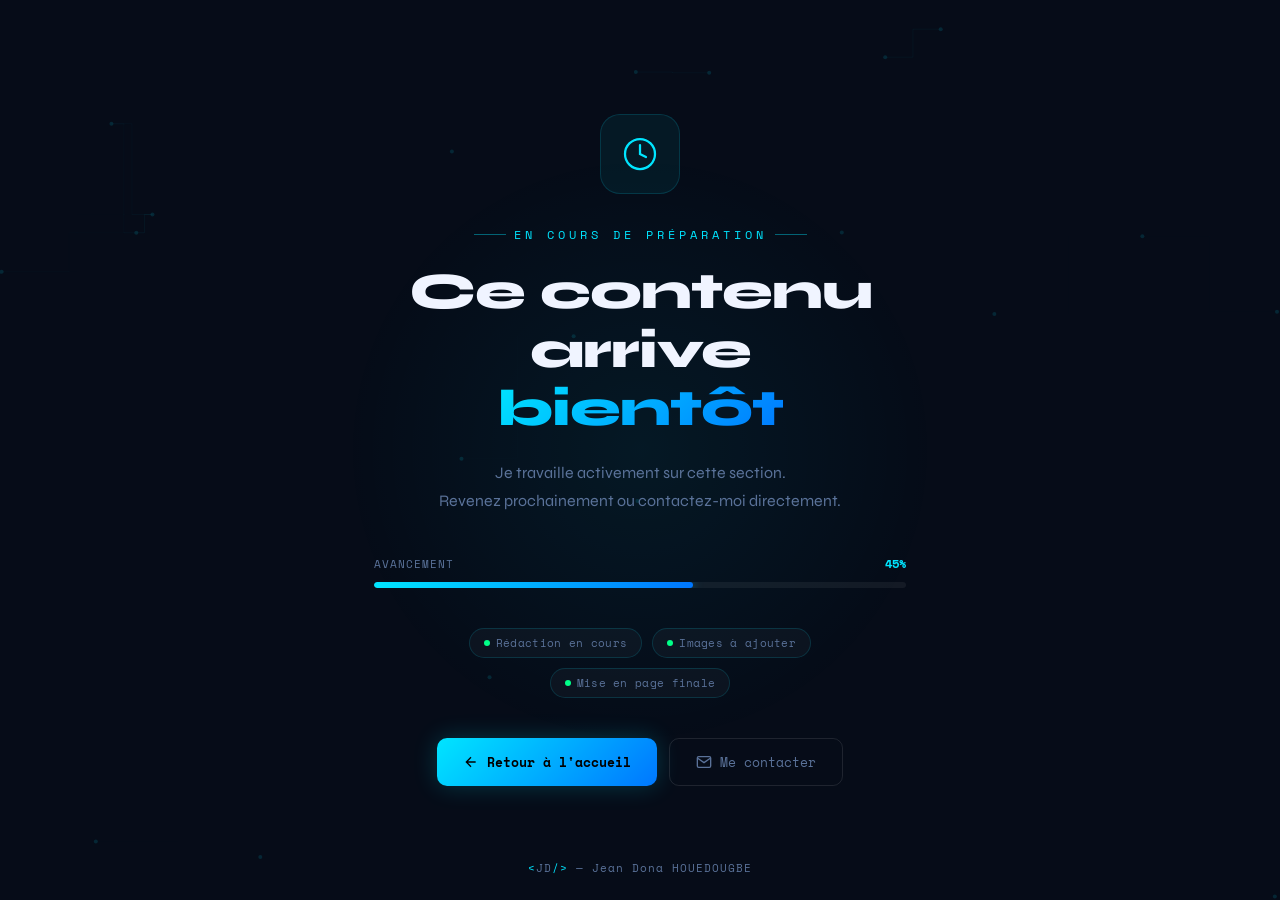
<file: public/coming-soon.html>
<!DOCTYPE html>
<html lang="fr">
<head>
  <meta charset="UTF-8" />
  <meta name="viewport" content="width=device-width, initial-scale=1.0" />
  <title>En cours de construction | Jean Dona</title>
  <link rel="preconnect" href="https://fonts.googleapis.com" />
  <link href="https://fonts.googleapis.com/css2?family=Space+Mono:wght@400;700&family=Syne:wght@400;700;800&display=swap" rel="stylesheet" />
  <style>
    :root {
      --bg: #060c18;
      --cyan: #00e5ff;
      --green: #00ff88;
      --white: #f0f4ff;
      --muted: #5a7299;
      --border: rgba(0, 229, 255, 0.15);
      --font-display: 'Syne', sans-serif;
      --font-mono: 'Space Mono', monospace;
    }

    *, *::before, *::after { box-sizing: border-box; margin: 0; padding: 0; }
    html, body { height: 100%; }

    body {
      background: var(--bg);
      color: var(--white);
      font-family: var(--font-display);
      display: flex;
      flex-direction: column;
      align-items: center;
      justify-content: center;
      min-height: 100vh;
      overflow: hidden;
      position: relative;
    }

    /* ---- CANVAS ---- */
    canvas {
      position: fixed;
      inset: 0;
      z-index: 0;
      opacity: 0.25;
    }

    /* ---- GLOW ---- */
    .glow {
      position: fixed;
      width: 600px; height: 600px;
      border-radius: 50%;
      background: radial-gradient(circle, rgba(0,229,255,0.06) 0%, transparent 70%);
      top: 50%; left: 50%;
      transform: translate(-50%, -50%);
      pointer-events: none;
      z-index: 0;
      animation: glowPulse 4s ease-in-out infinite;
    }
    @keyframes glowPulse {
      0%, 100% { transform: translate(-50%, -50%) scale(1); opacity: 0.6; }
      50% { transform: translate(-50%, -50%) scale(1.2); opacity: 1; }
    }

    /* ---- CONTENT ---- */
    .content {
      position: relative;
      z-index: 2;
      text-align: center;
      padding: 24px;
      max-width: 580px;
      animation: fadeUp 0.9s ease both;
    }
    @keyframes fadeUp {
      from { opacity: 0; transform: translateY(30px); }
      to   { opacity: 1; transform: translateY(0); }
    }

    /* ---- ICON ---- */
    .cs-icon {
      width: 80px; height: 80px;
      border-radius: 20px;
      background: rgba(0,229,255,0.06);
      border: 1px solid var(--border);
      display: flex;
      align-items: center;
      justify-content: center;
      margin: 0 auto 32px;
      animation: iconSpin 6s linear infinite;
    }
    @keyframes iconSpin {
      0%, 100% { box-shadow: 0 0 0 0 rgba(0,229,255,0.2); }
      50% { box-shadow: 0 0 30px 6px rgba(0,229,255,0.15); }
    }

    /* ---- LABEL ---- */
    .cs-label {
      font-family: var(--font-mono);
      font-size: 0.72rem;
      color: var(--cyan);
      letter-spacing: 4px;
      text-transform: uppercase;
      margin-bottom: 20px;
      display: flex;
      align-items: center;
      justify-content: center;
      gap: 8px;
    }
    .cs-label::before,
    .cs-label::after {
      content: '';
      display: block;
      width: 32px;
      height: 1px;
      background: var(--cyan);
      opacity: 0.4;
    }

    /* ---- TITLE ---- */
    .cs-title {
      font-size: clamp(2rem, 6vw, 3.2rem);
      font-weight: 800;
      line-height: 1.15;
      letter-spacing: -1px;
      margin-bottom: 20px;
    }
    .cs-title span {
      background: linear-gradient(135deg, var(--cyan), #0077ff);
      -webkit-background-clip: text;
      -webkit-text-fill-color: transparent;
      background-clip: text;
    }

    /* ---- DESCRIPTION ---- */
    .cs-desc {
      font-size: 1rem;
      color: var(--muted);
      line-height: 1.75;
      margin-bottom: 40px;
    }

    /* ---- PROGRESS ---- */
    .cs-progress {
      margin-bottom: 40px;
    }
    .progress-info {
      display: flex;
      justify-content: space-between;
      align-items: center;
      margin-bottom: 10px;
    }
    .progress-label {
      font-family: var(--font-mono);
      font-size: 0.7rem;
      color: var(--muted);
      letter-spacing: 1px;
    }
    .progress-pct {
      font-family: var(--font-mono);
      font-size: 0.75rem;
      color: var(--cyan);
      font-weight: 700;
    }
    .progress-bar {
      height: 6px;
      background: rgba(255,255,255,0.06);
      border-radius: 100px;
      overflow: hidden;
    }
    .progress-fill {
      height: 100%;
      width: 0;
      border-radius: 100px;
      background: linear-gradient(90deg, var(--cyan), #0077ff);
      box-shadow: 0 0 12px rgba(0,229,255,0.4);
      animation: fillBar 1.5s 0.5s cubic-bezier(0.4,0,0.2,1) forwards;
    }
    @keyframes fillBar {
      to { width: var(--target-width); }
    }

    /* ---- CHIPS ---- */
    .cs-chips {
      display: flex;
      gap: 10px;
      justify-content: center;
      flex-wrap: wrap;
      margin-bottom: 40px;
    }
    .chip {
      font-family: var(--font-mono);
      font-size: 0.68rem;
      padding: 6px 14px;
      border: 1px solid var(--border);
      border-radius: 100px;
      color: var(--muted);
      background: rgba(255,255,255,0.03);
      display: flex;
      align-items: center;
      gap: 6px;
      letter-spacing: 0.3px;
    }
    .chip .dot {
      width: 6px; height: 6px;
      border-radius: 50%;
      background: var(--green);
      animation: chipPulse 2s infinite;
      flex-shrink: 0;
    }
    @keyframes chipPulse {
      0%, 100% { opacity: 1; }
      50% { opacity: 0.3; }
    }

    /* ---- BUTTONS ---- */
    .cs-actions {
      display: flex;
      gap: 12px;
      justify-content: center;
      flex-wrap: wrap;
    }
    .btn-back {
      display: inline-flex;
      align-items: center;
      gap: 8px;
      padding: 13px 26px;
      background: linear-gradient(135deg, var(--cyan), #0077ff);
      color: #000;
      border-radius: 10px;
      font-family: var(--font-mono);
      font-size: 0.82rem;
      font-weight: 700;
      text-decoration: none;
      transition: all 0.3s ease;
      box-shadow: 0 0 24px rgba(0,229,255,0.2);
    }
    .btn-back:hover {
      transform: translateY(-2px);
      box-shadow: 0 0 40px rgba(0,229,255,0.35);
    }
    .btn-contact {
      display: inline-flex;
      align-items: center;
      gap: 8px;
      padding: 13px 26px;
      background: transparent;
      color: var(--muted);
      border: 1px solid rgba(255,255,255,0.1);
      border-radius: 10px;
      font-family: var(--font-mono);
      font-size: 0.82rem;
      text-decoration: none;
      transition: all 0.3s ease;
    }
    .btn-contact:hover {
      color: var(--cyan);
      border-color: var(--cyan);
      transform: translateY(-2px);
    }

    /* ---- FOOTER ---- */
    .cs-footer {
      position: fixed;
      bottom: 24px;
      left: 0; right: 0;
      text-align: center;
      z-index: 2;
    }
    .cs-footer a {
      font-family: var(--font-mono);
      font-size: 0.68rem;
      color: var(--muted);
      text-decoration: none;
      letter-spacing: 1px;
      transition: color 0.3s;
    }
    .cs-footer a:hover { color: var(--cyan); }
    .cs-footer span { color: var(--cyan); }

    /* ---- RESPONSIVE ---- */
    @media (max-width: 480px) {
      .cs-actions { flex-direction: column; align-items: center; }
      .btn-back, .btn-contact { width: 100%; justify-content: center; }
    }
  </style>
</head>
<body>

  <canvas id="cv"></canvas>
  <div class="glow"></div>

  <div class="content">

    <div class="cs-icon">
      <svg width="36" height="36" viewBox="0 0 24 24" fill="none" stroke="#00e5ff" stroke-width="1.5" stroke-linecap="round">
        <circle cx="12" cy="12" r="10"/>
        <path d="M12 6v6l4 2"/>
      </svg>
    </div>

    <div class="cs-label">En cours de préparation</div>

    <h1 class="cs-title">Ce contenu arrive<br/><span>bientôt</span></h1>

    <p class="cs-desc">
      Je travaille activement sur cette section.<br/>
      Revenez prochainement ou contactez-moi directement.
    </p>

    <!-- Barre de progression — modifie --target-width selon l'avancement réel -->
    <div class="cs-progress">
      <div class="progress-info">
        <span class="progress-label">AVANCEMENT</span>
        <span class="progress-pct" id="pct-label">0%</span>
      </div>
      <div class="progress-bar">
        <div class="progress-fill" id="prog-fill" style="--target-width: 60%"></div>
      </div>
    </div>

    <div class="cs-chips">
      <div class="chip"><span class="dot"></span> Rédaction en cours</div>
      <div class="chip"><span class="dot"></span> Images à ajouter</div>
      <div class="chip"><span class="dot"></span> Mise en page finale</div>
    </div>

    <div class="cs-actions">
      <a href="index.html" class="btn-back">
        <svg width="16" height="16" viewBox="0 0 24 24" fill="none" stroke="currentColor" stroke-width="2"><path d="M19 12H5M12 19l-7-7 7-7"/></svg>
        Retour à l'accueil
      </a>
      <a href="index.html#contact" class="btn-contact">
        <svg width="16" height="16" viewBox="0 0 24 24" fill="none" stroke="currentColor" stroke-width="2"><path d="M4 4h16c1.1 0 2 .9 2 2v12c0 1.1-.9 2-2 2H4c-1.1 0-2-.9-2-2V6c0-1.1.9-2 2-2z"/><polyline points="22,6 12,13 2,6"/></svg>
        Me contacter
      </a>
    </div>

  </div>

  <div class="cs-footer">
    <a href="index.html"><span>&lt;</span>JD<span>/&gt;</span> — Jean Dona HOUEDOUGBE</a>
  </div>

  <script>
    // ---- CANVAS CIRCUIT ----
    const canvas = document.getElementById('cv');
    const ctx = canvas.getContext('2d');
    function resize() { canvas.width = window.innerWidth; canvas.height = window.innerHeight; }
    resize();
    window.addEventListener('resize', resize);

    const NODES = Array.from({ length: 20 }, () => ({
      x: Math.random() * window.innerWidth,
      y: Math.random() * window.innerHeight,
      vx: (Math.random() - 0.5) * 0.4,
      vy: (Math.random() - 0.5) * 0.4,
    }));

    function draw() {
      ctx.clearRect(0, 0, canvas.width, canvas.height);
      NODES.forEach(n => {
        n.x += n.vx; n.y += n.vy;
        if (n.x < 0 || n.x > canvas.width) n.vx *= -1;
        if (n.y < 0 || n.y > canvas.height) n.vy *= -1;
        ctx.beginPath();
        ctx.arc(n.x, n.y, 2, 0, Math.PI * 2);
        ctx.fillStyle = 'rgba(0,229,255,0.5)';
        ctx.fill();
      });
      for (let i = 0; i < NODES.length; i++) {
        for (let j = i + 1; j < NODES.length; j++) {
          const dx = NODES[i].x - NODES[j].x;
          const dy = NODES[i].y - NODES[j].y;
          const dist = Math.sqrt(dx*dx + dy*dy);
          if (dist < 180) {
            const a = (1 - dist / 180) * 0.25;
            ctx.beginPath();
            ctx.moveTo(NODES[i].x, NODES[i].y);
            const mx = (NODES[i].x + NODES[j].x) / 2;
            ctx.lineTo(mx, NODES[i].y);
            ctx.lineTo(mx, NODES[j].y);
            ctx.lineTo(NODES[j].x, NODES[j].y);
            ctx.strokeStyle = `rgba(0,229,255,${a})`;
            ctx.lineWidth = 1;
            ctx.stroke();
          }
        }
      }
      requestAnimationFrame(draw);
    }
    draw();

    // ---- PROGRESS COUNTER ----
    const fill = document.getElementById('prog-fill');
    const label = document.getElementById('pct-label');
    const target = parseInt(getComputedStyle(fill).getPropertyValue('--target-width'));
    let current = 0;
    const interval = setInterval(() => {
      current += 1;
      label.textContent = current + '%';
      if (current >= target) clearInterval(interval);
    }, 1500 / target);
  </script>

</body>
</html>
</file>
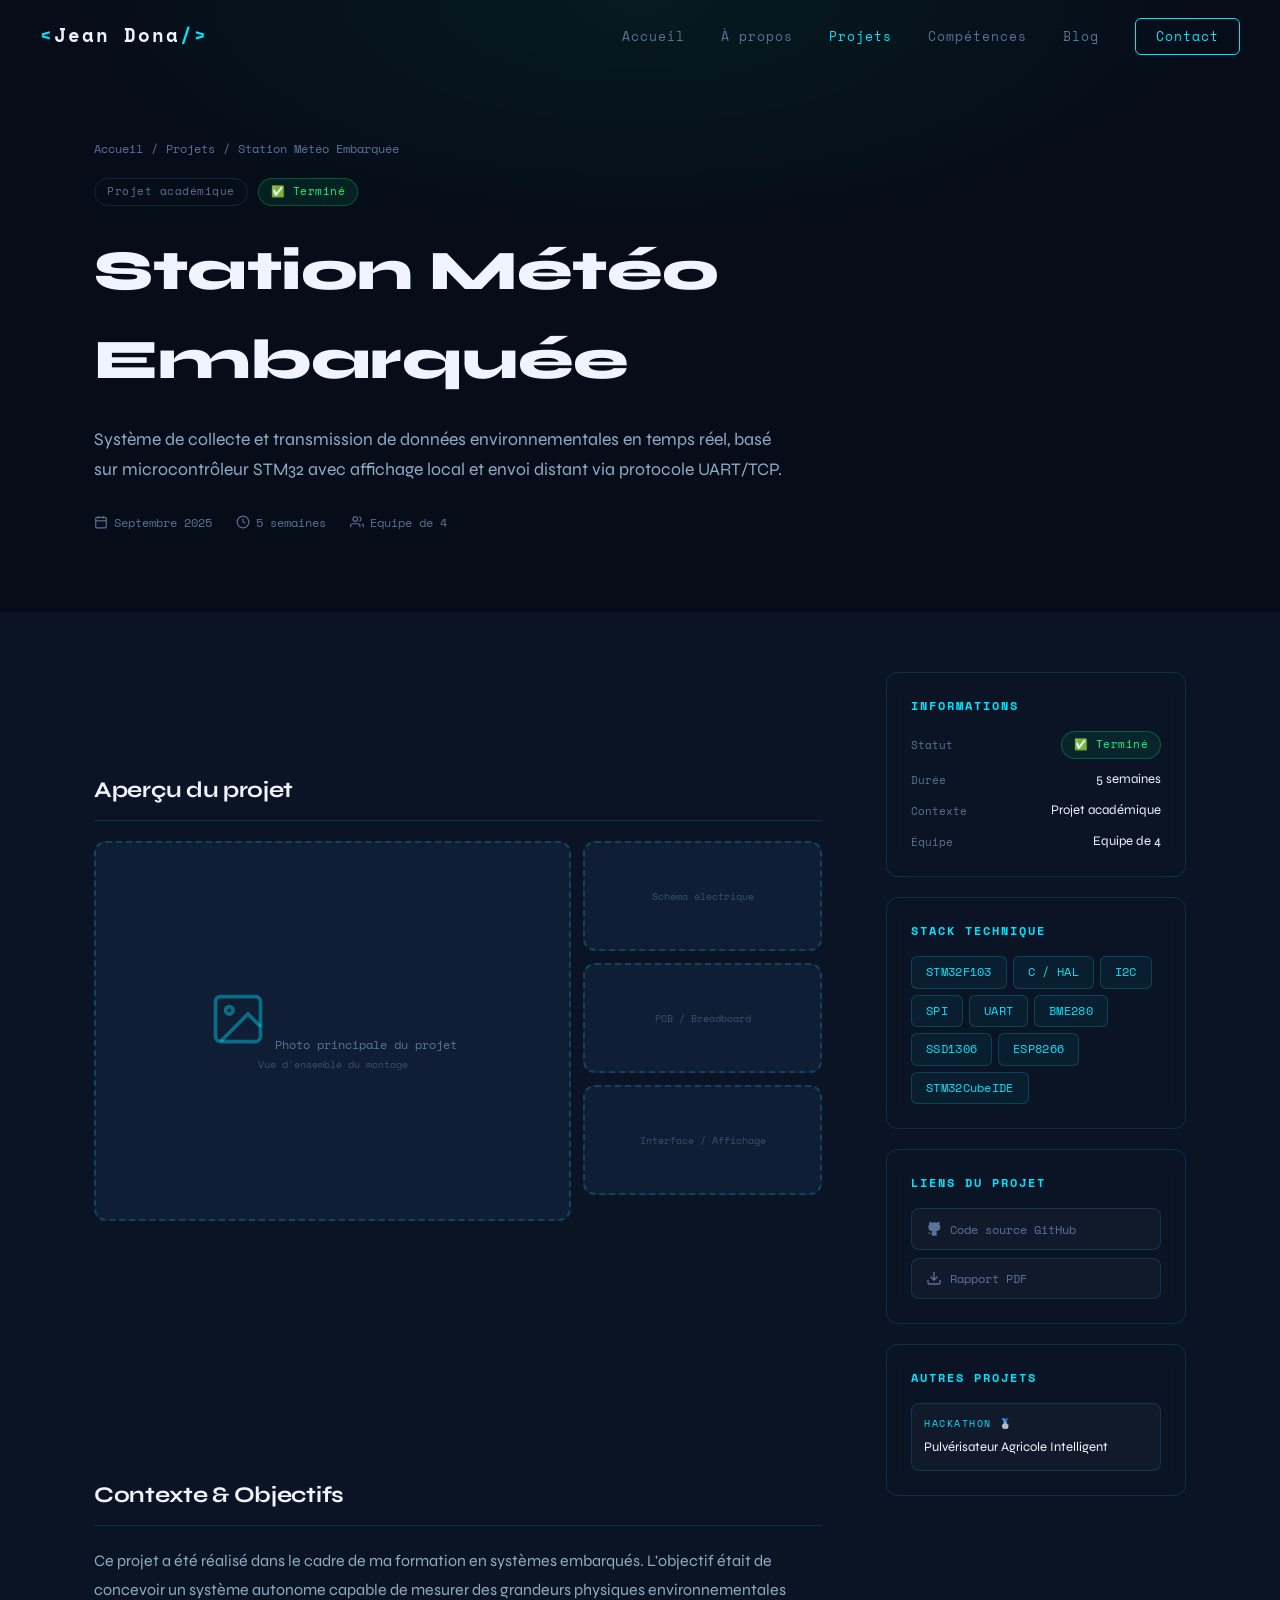
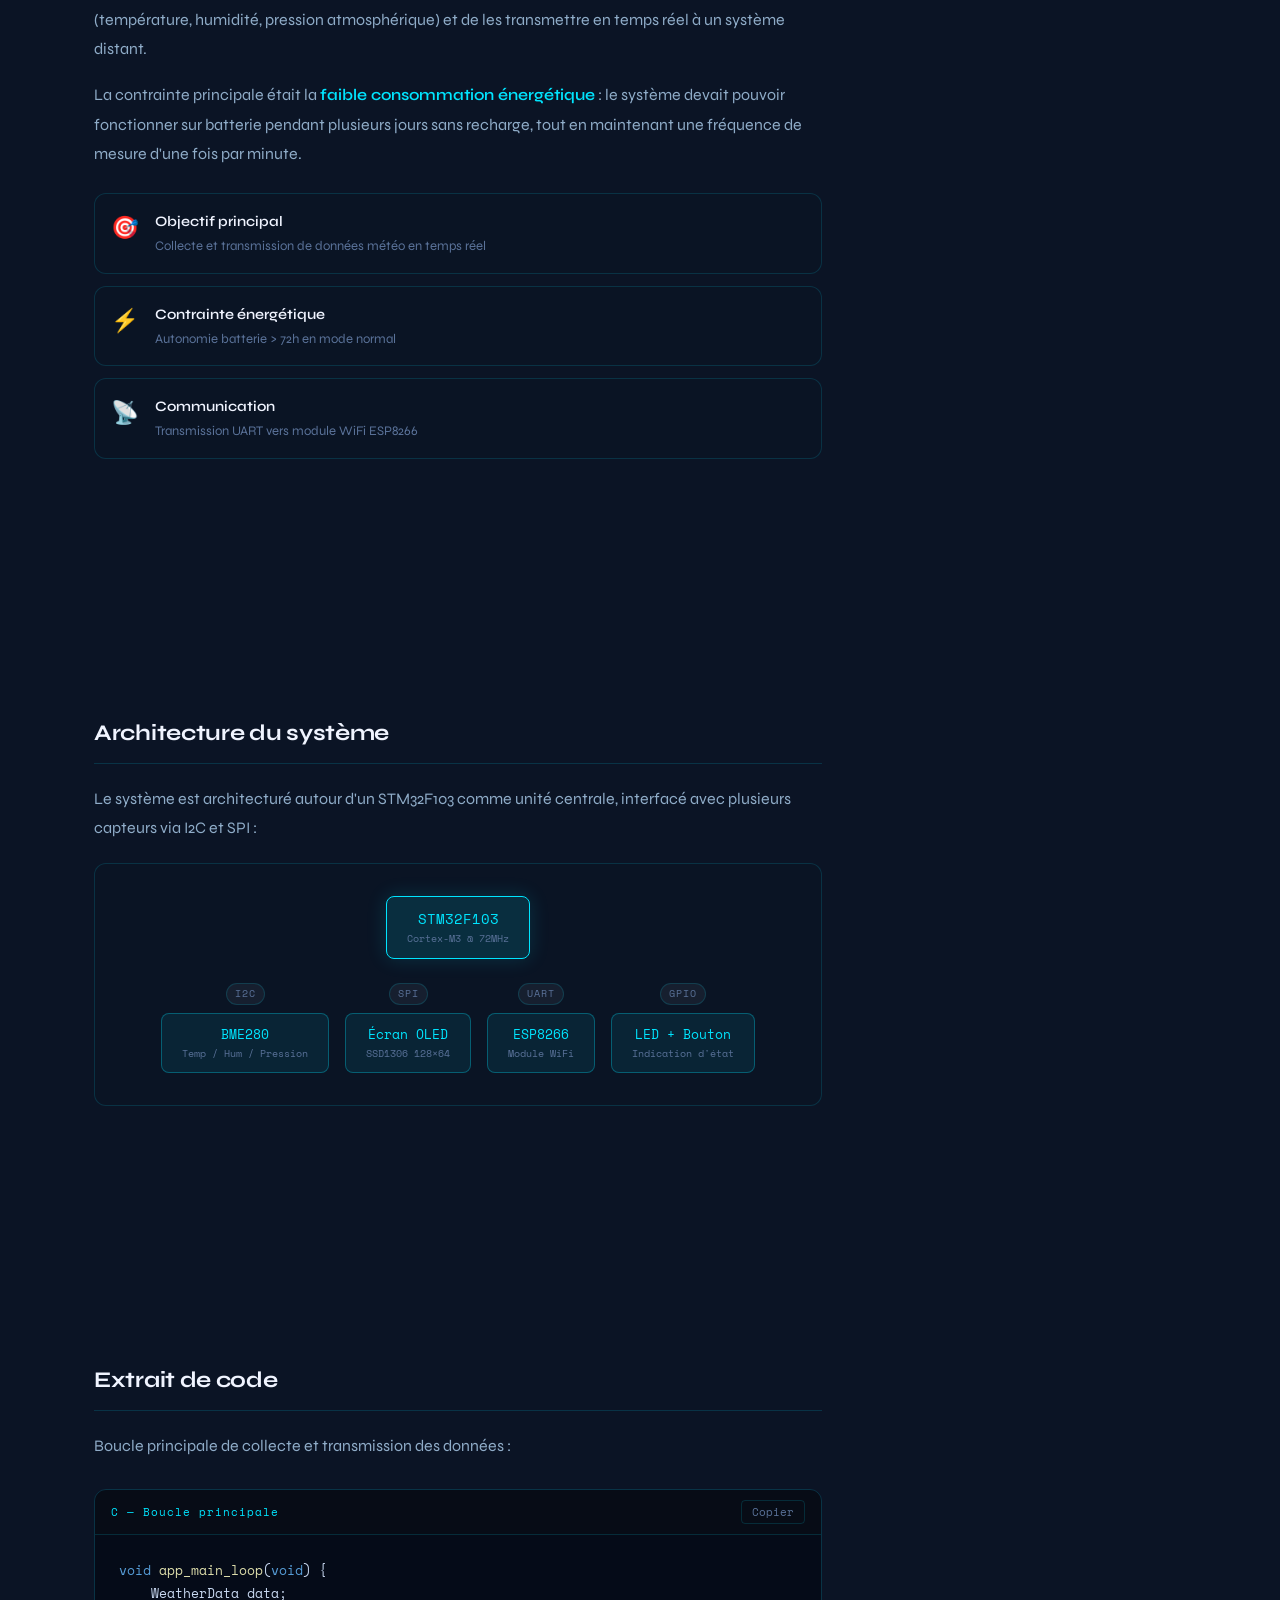
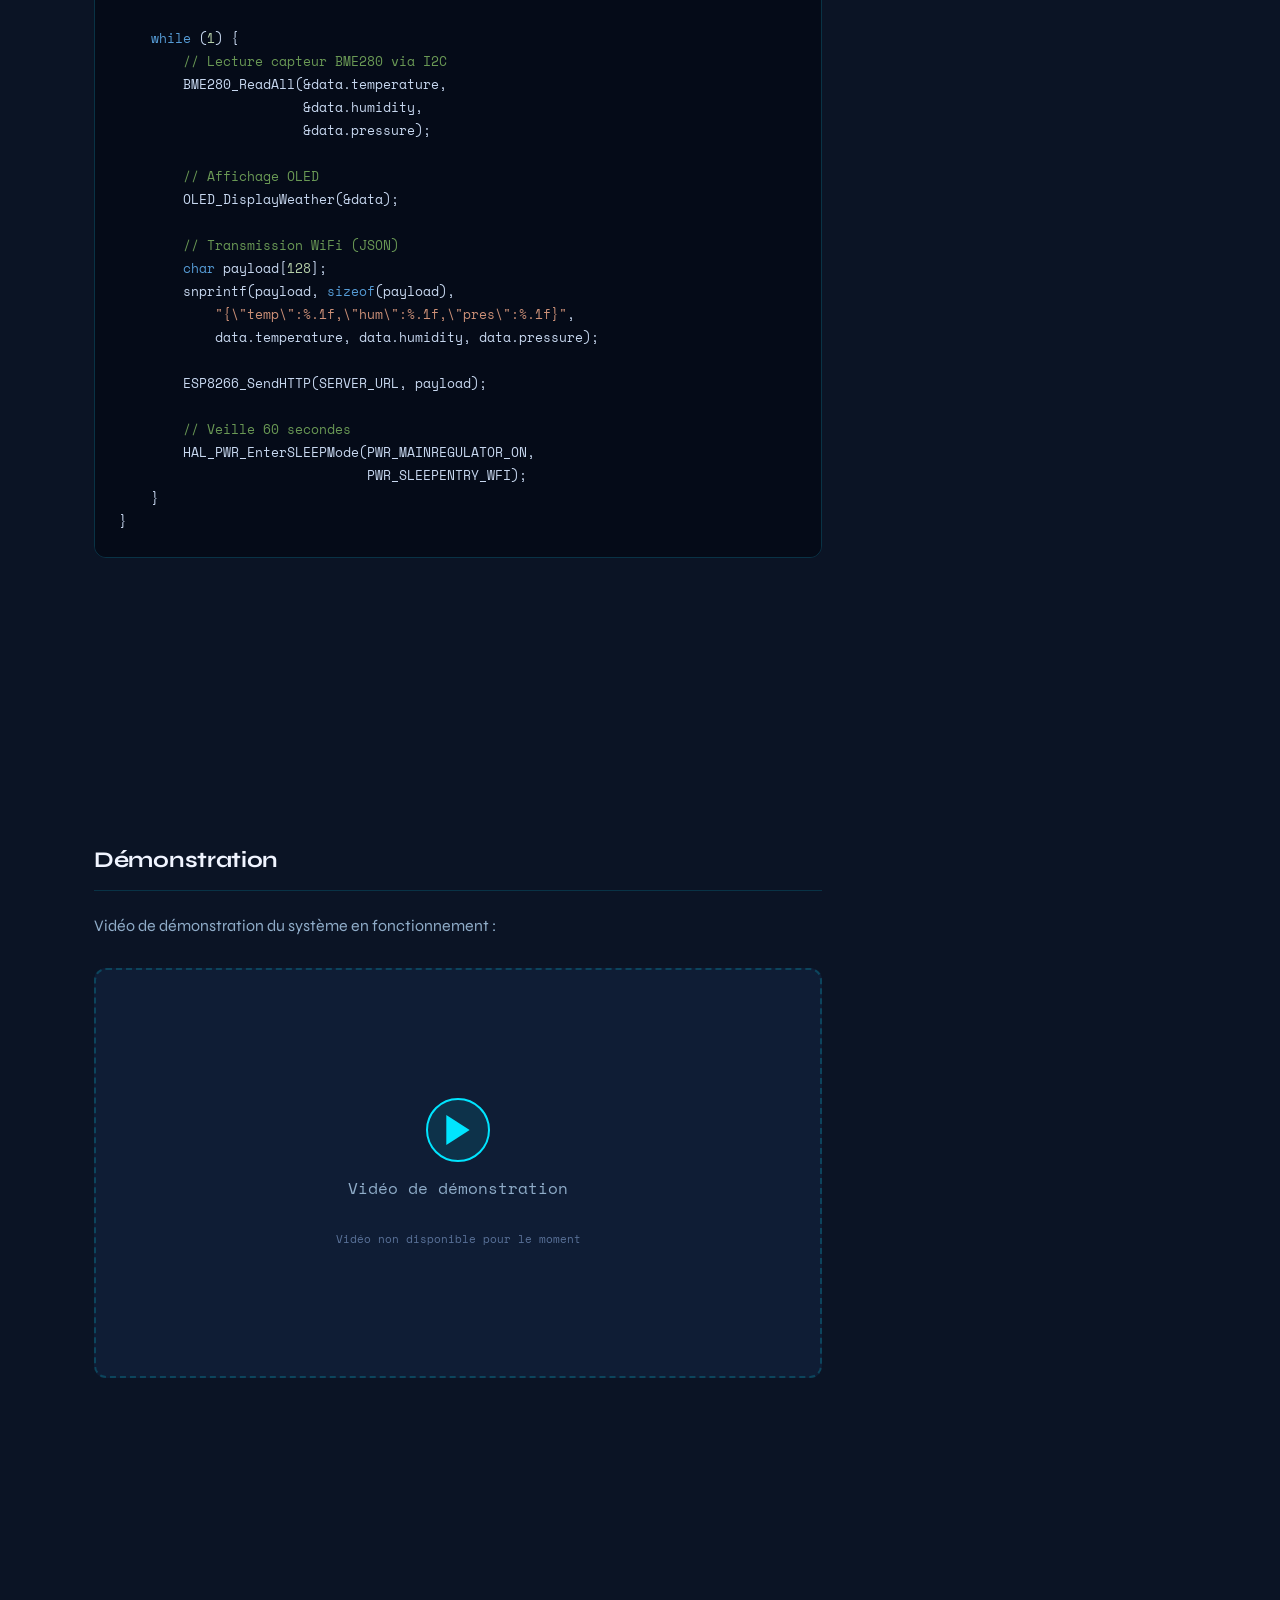
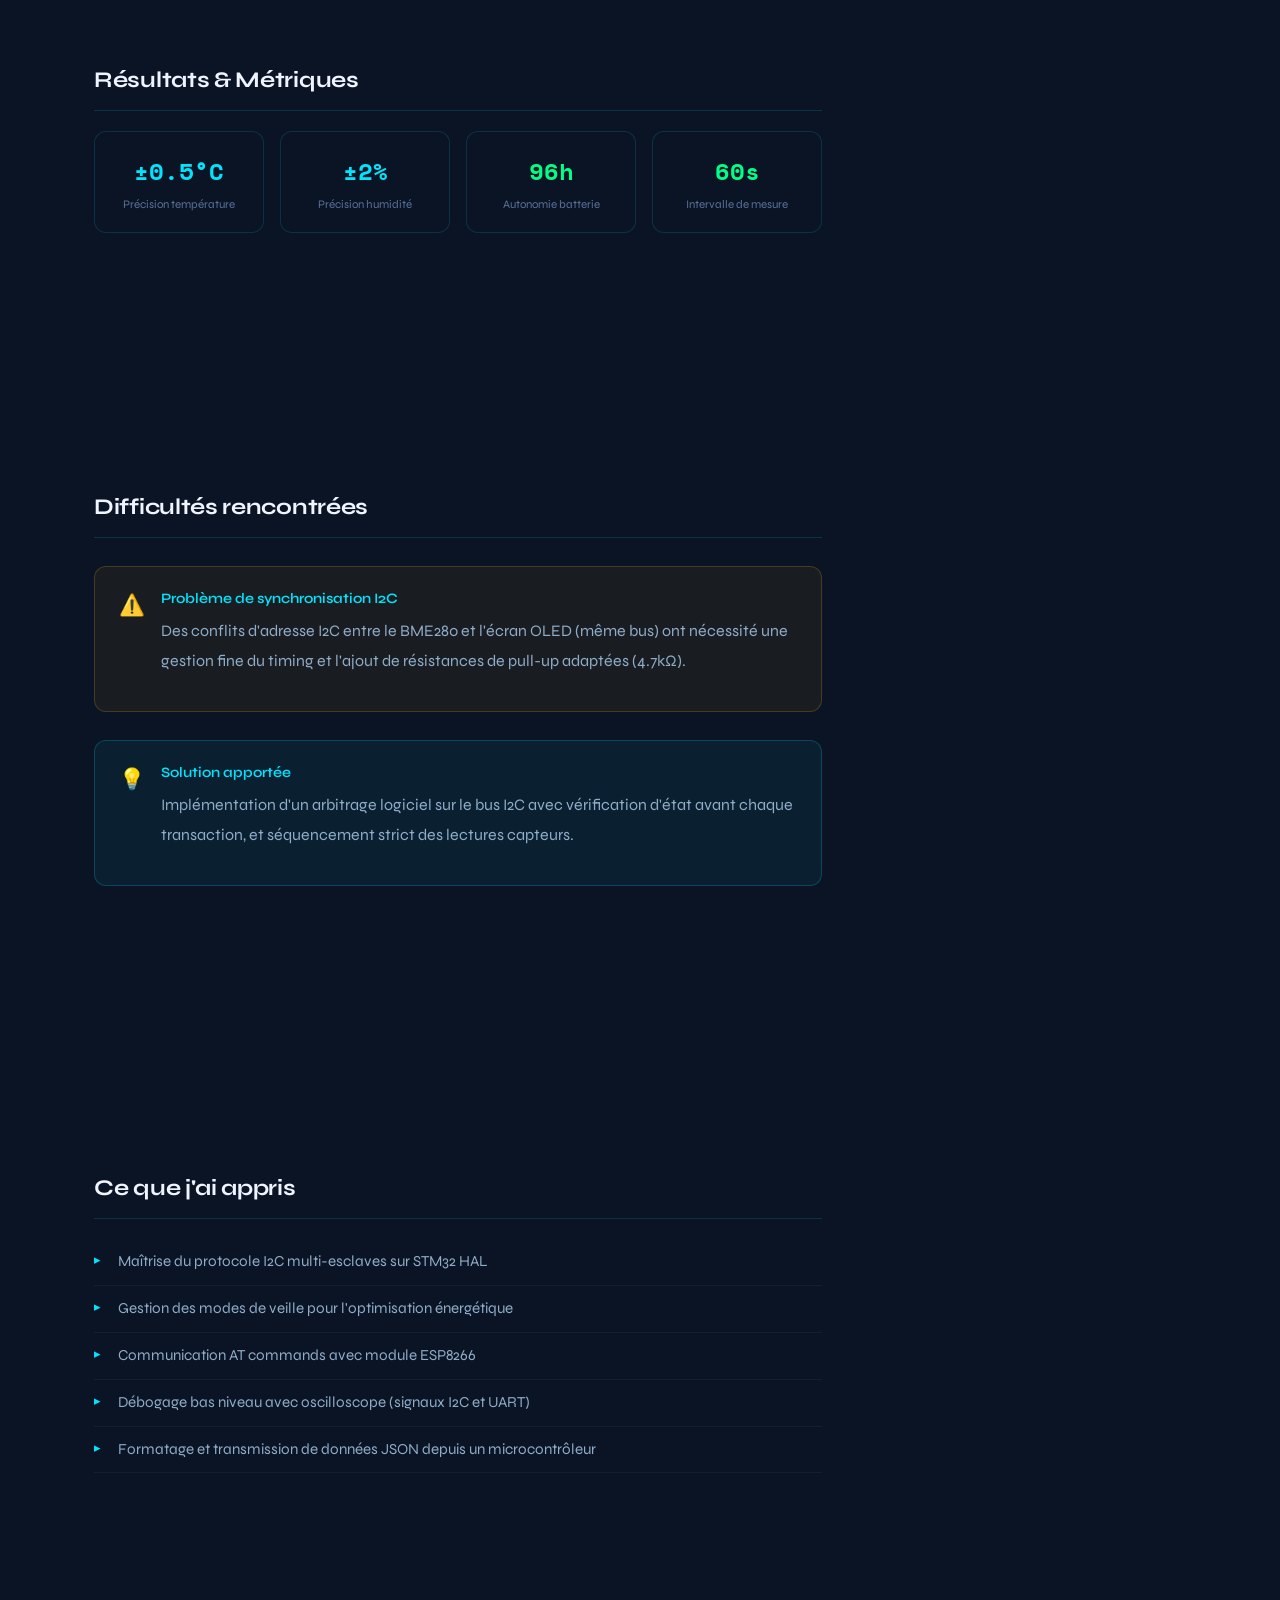
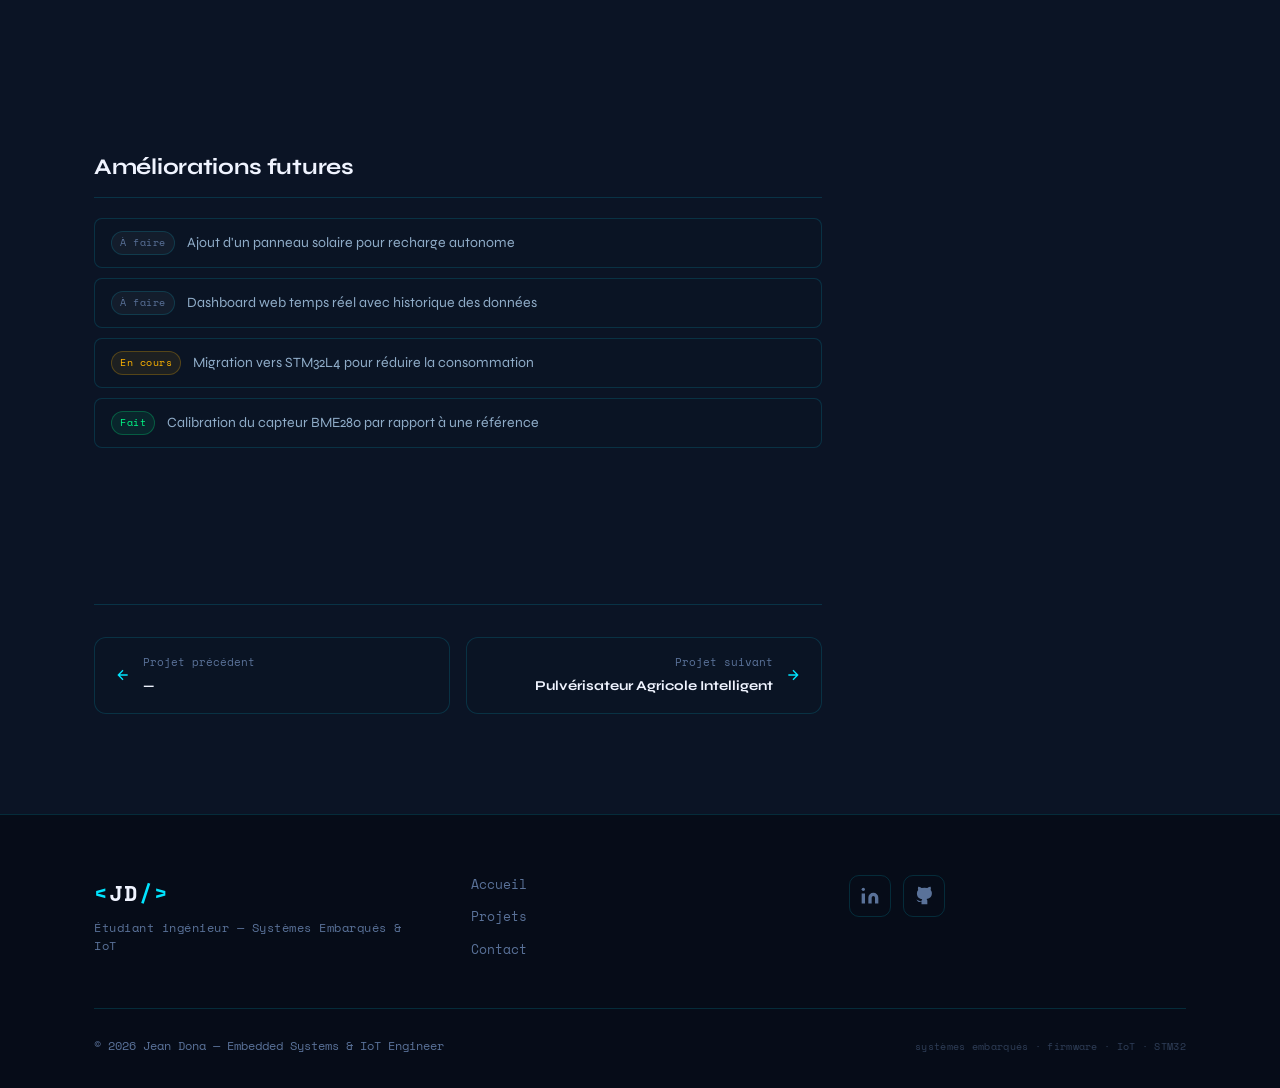
<file: public/project.html>
<!DOCTYPE html>
<html lang="fr">
<head>
  <meta charset="UTF-8" />
  <meta name="viewport" content="width=device-width, initial-scale=1.0" />
  <title>Projet | Jean Dona — Systèmes Embarqués & IoT</title>
  <meta name="description" content="Détail du projet embarqué — Station Météo ou Pulvérisateur Agricole Intelligent par Jean Houédougbé." />
  <link rel="stylesheet" href="css/style.css" />
  <link rel="stylesheet" href="css/article.css" />
  <link rel="preconnect" href="https://fonts.googleapis.com" />
  <link href="https://fonts.googleapis.com/css2?family=Space+Mono:wght@400;700&family=Syne:wght@400;600;700;800&display=swap" rel="stylesheet" />
</head>
<body>

  <!-- NAV -->
  <nav class="navbar" id="navbar">
    <div class="nav-brand">
      <a href="index.html"><span class="brand-bracket">&lt;</span>Jean Dona<span class="brand-bracket">/&gt;</span></a>
    </div>
    <ul class="nav-links">
      <li><a href="index.html#home">Accueil</a></li>
      <li><a href="index.html#about">À propos</a></li>
      <li><a href="index.html#projects" class="active-link">Projets</a></li>
      <li><a href="index.html#skills">Compétences</a></li>
      <li><a href="index.html#blog">Blog</a></li>
      <li><a href="index.html#contact" class="nav-cta">Contact</a></li>
    </ul>
    <button class="hamburger" id="hamburger"><span></span><span></span><span></span></button>
  </nav>

  <!-- PROJECT HERO -->
  <header class="project-hero">
    <div class="project-hero-bg"></div>
    <div class="container">
      <div class="article-breadcrumb">
        <a href="index.html">Accueil</a>
        <span>/</span>
        <a href="index.html#projects">Projets</a>
        <span>/</span>
        <span>Station Météo Embarquée</span>
      </div>
      <div class="project-badges-top">
        <span class="proj-badge-type">Projet académique</span>
        <span class="proj-badge-status status-done">✅ Terminé</span>
      </div>
      <h1 class="project-hero-title">Station Météo Embarquée</h1>
      <p class="project-hero-sub">
        Système de collecte et transmission de données environnementales en temps réel, basé sur microcontrôleur STM32 avec affichage local et envoi distant via protocole UART/TCP.
      </p>
      <div class="project-hero-meta">
        <span><svg width="14" height="14" viewBox="0 0 24 24" fill="none" stroke="currentColor" stroke-width="2"><rect x="3" y="4" width="18" height="18" rx="2"/><line x1="16" y1="2" x2="16" y2="6"/><line x1="8" y1="2" x2="8" y2="6"/><line x1="3" y1="10" x2="21" y2="10"/></svg> Septembre 2025</span>
        <span><svg width="14" height="14" viewBox="0 0 24 24" fill="none" stroke="currentColor" stroke-width="2"><circle cx="12" cy="12" r="10"/><polyline points="12 6 12 12 16 14"/></svg> 5 semaines</span>
        <span><svg width="14" height="14" viewBox="0 0 24 24" fill="none" stroke="currentColor" stroke-width="2"><path d="M17 21v-2a4 4 0 0 0-4-4H5a4 4 0 0 0-4 4v2"/><circle cx="9" cy="7" r="4"/><path d="M23 21v-2a4 4 0 0 0-3-3.87"/><path d="M16 3.13a4 4 0 0 1 0 7.75"/></svg> Equipe de 4</span>
      </div>
    </div>
  </header>

  <!-- PROJECT MAIN -->
  <main class="project-main">
    <div class="container project-layout">

      <!-- CONTENT -->
      <div class="project-content">

        <!-- Image principale / Galerie -->
        <section class="proj-section">
          <h2>Aperçu du projet</h2>
          <div class="project-gallery">
            <div class="gallery-main">
              <div class="article-img-placeholder tall">
                <div class="img-placeholder-inner">
                  <svg width="60" height="60" viewBox="0 0 24 24" fill="none" stroke="rgba(0,229,255,0.4)" stroke-width="1.5"><rect x="3" y="3" width="18" height="18" rx="2"/><circle cx="8.5" cy="8.5" r="1.5"/><polyline points="21 15 16 10 5 21"/></svg>
                  <span>Photo principale du projet<br/><small>Vue d'ensemble du montage</small></span>
                </div>
              </div>
            </div>
            <div class="gallery-thumbs">
              <div class="article-img-placeholder thumb">
                <div class="img-placeholder-inner"><small>Schéma électrique</small></div>
              </div>
              <div class="article-img-placeholder thumb">
                <div class="img-placeholder-inner"><small>PCB / Breadboard</small></div>
              </div>
              <div class="article-img-placeholder thumb">
                <div class="img-placeholder-inner"><small>Interface / Affichage</small></div>
              </div>
            </div>
          </div>
        </section>

        <!-- Contexte -->
        <section class="proj-section">
          <h2>Contexte & Objectifs</h2>
          <p>
            Ce projet a été réalisé dans le cadre de ma formation en systèmes embarqués. L'objectif était de concevoir un système autonome capable de mesurer des grandeurs physiques environnementales (température, humidité, pression atmosphérique) et de les transmettre en temps réel à un système distant.
          </p>
          <p>
            La contrainte principale était la <strong>faible consommation énergétique</strong> : le système devait pouvoir fonctionner sur batterie pendant plusieurs jours sans recharge, tout en maintenant une fréquence de mesure d'une fois par minute.
          </p>

          <div class="proj-objectives">
            <div class="obj-item">
              <div class="obj-icon">🎯</div>
              <div>
                <strong>Objectif principal</strong>
                <p>Collecte et transmission de données météo en temps réel</p>
              </div>
            </div>
            <div class="obj-item">
              <div class="obj-icon">⚡</div>
              <div>
                <strong>Contrainte énergétique</strong>
                <p>Autonomie batterie &gt; 72h en mode normal</p>
              </div>
            </div>
            <div class="obj-item">
              <div class="obj-icon">📡</div>
              <div>
                <strong>Communication</strong>
                <p>Transmission UART vers module WiFi ESP8266</p>
              </div>
            </div>
          </div>
        </section>

        <!-- Architecture -->
        <section class="proj-section">
          <h2>Architecture du système</h2>
          <p>Le système est architecturé autour d'un STM32F103 comme unité centrale, interfacé avec plusieurs capteurs via I2C et SPI :</p>

          <div class="architecture-diagram">
            <div class="arch-node main-node">STM32F103<br/><small>Cortex-M3 @ 72MHz</small></div>
            <div class="arch-connections">
              <div class="arch-branch">
                <div class="arch-proto">I2C</div>
                <div class="arch-node">BME280<br/><small>Temp / Hum / Pression</small></div>
              </div>
              <div class="arch-branch">
                <div class="arch-proto">SPI</div>
                <div class="arch-node">Écran OLED<br/><small>SSD1306 128×64</small></div>
              </div>
              <div class="arch-branch">
                <div class="arch-proto">UART</div>
                <div class="arch-node">ESP8266<br/><small>Module WiFi</small></div>
              </div>
              <div class="arch-branch">
                <div class="arch-proto">GPIO</div>
                <div class="arch-node">LED + Bouton<br/><small>Indication d'état</small></div>
              </div>
            </div>
          </div>
        </section>

        <!-- Code -->
        <section class="proj-section">
          <h2>Extrait de code</h2>
          <p>Boucle principale de collecte et transmission des données :</p>
          <div class="article-code">
            <div class="code-header">
              <span class="code-lang">C — Boucle principale</span>
              <button class="code-copy" onclick="copyCode(this)">Copier</button>
            </div>
            <pre><code><span class="c-keyword">void</span> <span class="c-fn">app_main_loop</span>(<span class="c-keyword">void</span>) {
    WeatherData data;

    <span class="c-keyword">while</span> (<span class="c-num">1</span>) {
        <span class="c-comment">// Lecture capteur BME280 via I2C</span>
        BME280_ReadAll(&data.temperature,
                       &data.humidity,
                       &data.pressure);

        <span class="c-comment">// Affichage OLED</span>
        OLED_DisplayWeather(&data);

        <span class="c-comment">// Transmission WiFi (JSON)</span>
        <span class="c-keyword">char</span> payload[<span class="c-num">128</span>];
        snprintf(payload, <span class="c-keyword">sizeof</span>(payload),
            <span class="c-str">"{\"temp\":%.1f,\"hum\":%.1f,\"pres\":%.1f}"</span>,
            data.temperature, data.humidity, data.pressure);

        ESP8266_SendHTTP(SERVER_URL, payload);

        <span class="c-comment">// Veille 60 secondes</span>
        HAL_PWR_EnterSLEEPMode(PWR_MAINREGULATOR_ON,
                               PWR_SLEEPENTRY_WFI);
    }
}</code></pre>
          </div>
        </section>

        <!-- Vidéo démo -->
        <section class="proj-section">
          <h2>Démonstration</h2>
          <p>Vidéo de démonstration du système en fonctionnement :</p>
          <div class="article-video">
            <div class="video-placeholder">
              <div class="video-play-btn">
                <svg width="40" height="40" viewBox="0 0 24 24" fill="var(--cyan)"><polygon points="5 3 19 12 5 21 5 3"/></svg>
              </div>
              <p>Vidéo de démonstration</p>
              <small>Vidéo non disponible pour le moment</small>
            </div>
          </div>
        </section>

        <!-- Résultats -->
        <section class="proj-section">
          <h2>Résultats & Métriques</h2>
          <div class="results-grid">
            <div class="result-card">
              <div class="result-value cyan">±0.5°C</div>
              <div class="result-label">Précision température</div>
            </div>
            <div class="result-card">
              <div class="result-value cyan">±2%</div>
              <div class="result-label">Précision humidité</div>
            </div>
            <div class="result-card">
              <div class="result-value green">96h</div>
              <div class="result-label">Autonomie batterie</div>
            </div>
            <div class="result-card">
              <div class="result-value green">60s</div>
              <div class="result-label">Intervalle de mesure</div>
            </div>
          </div>
        </section>

        <!-- Difficultés -->
        <section class="proj-section">
          <h2>Difficultés rencontrées</h2>
          <div class="article-callout warning">
            <div class="callout-icon">⚠️</div>
            <div>
              <strong>Problème de synchronisation I2C</strong>
              <p>Des conflits d'adresse I2C entre le BME280 et l'écran OLED (même bus) ont nécessité une gestion fine du timing et l'ajout de résistances de pull-up adaptées (4.7kΩ).</p>
            </div>
          </div>
          <div class="article-callout info">
            <div class="callout-icon">💡</div>
            <div>
              <strong>Solution apportée</strong>
              <p>Implémentation d'un arbitrage logiciel sur le bus I2C avec vérification d'état avant chaque transaction, et séquencement strict des lectures capteurs.</p>
            </div>
          </div>
        </section>

        <!-- Ce que j'ai appris -->
        <section class="proj-section">
          <h2>Ce que j'ai appris</h2>
          <ul class="article-list">
            <li>Maîtrise du protocole I2C multi-esclaves sur STM32 HAL</li>
            <li>Gestion des modes de veille pour l'optimisation énergétique</li>
            <li>Communication AT commands avec module ESP8266</li>
            <li>Débogage bas niveau avec oscilloscope (signaux I2C et UART)</li>
            <li>Formatage et transmission de données JSON depuis un microcontrôleur</li>
          </ul>
        </section>

        <!-- Améliorations -->
        <section class="proj-section">
          <h2>Améliorations futures</h2>
          <div class="improvements-list">
            <div class="improve-item">
              <span class="improve-status todo">À faire</span>
              <span>Ajout d'un panneau solaire pour recharge autonome</span>
            </div>
            <div class="improve-item">
              <span class="improve-status todo">À faire</span>
              <span>Dashboard web temps réel avec historique des données</span>
            </div>
            <div class="improve-item">
              <span class="improve-status inprogress">En cours</span>
              <span>Migration vers STM32L4 pour réduire la consommation</span>
            </div>
            <div class="improve-item">
              <span class="improve-status done">Fait</span>
              <span>Calibration du capteur BME280 par rapport à une référence</span>
            </div>
          </div>
        </section>

        <!-- Nav projets -->
        <div class="article-nav-bottom">
          <a href="#" class="art-nav-btn prev">
            <svg width="16" height="16" viewBox="0 0 24 24" fill="none" stroke="currentColor" stroke-width="2"><path d="M19 12H5M12 19l-7-7 7-7"/></svg>
            <div>
              <span>Projet précédent</span>
              <strong>—</strong>
            </div>
          </a>
          <a href="coming-soon.html" class="art-nav-btn next">
            <div>
              <span>Projet suivant</span>
              <strong>Pulvérisateur Agricole Intelligent</strong>
            </div>
            <svg width="16" height="16" viewBox="0 0 24 24" fill="none" stroke="currentColor" stroke-width="2"><path d="M5 12h14M12 5l7 7-7 7"/></svg>
          </a>
        </div>

      </div>

      <!-- SIDEBAR -->
      <aside class="article-sidebar">

        <!-- Infos projet -->
        <div class="sidebar-card">
          <h4>Informations</h4>
          <div class="proj-info-list">
            <div class="proj-info-item">
              <span class="proj-info-label">Statut</span>
              <span class="proj-badge-status status-done">✅ Terminé</span>
            </div>
            <div class="proj-info-item">
              <span class="proj-info-label">Durée</span>
              <span>5 semaines</span>
            </div>
            <div class="proj-info-item">
              <span class="proj-info-label">Contexte</span>
              <span>Projet académique</span>
            </div>
            <div class="proj-info-item">
              <span class="proj-info-label">Équipe</span>
              <span>Equipe de 4</span>
            </div>
          </div>
        </div>

        <!-- Stack technique -->
        <div class="sidebar-card">
          <h4>Stack technique</h4>
          <div class="proj-stack">
            <span class="tag">STM32F103</span>
            <span class="tag">C / HAL</span>
            <span class="tag">I2C</span>
            <span class="tag">SPI</span>
            <span class="tag">UART</span>
            <span class="tag">BME280</span>
            <span class="tag">SSD1306</span>
            <span class="tag">ESP8266</span>
            <span class="tag">STM32CubeIDE</span>
          </div>
        </div>

        <!-- Liens -->
        <div class="sidebar-card">
          <h4>Liens du projet</h4>
          <div class="proj-links">
            <a href="https://github.com/Copcorico/Syst-me-embarqu-es.git" class="proj-link-btn">
              <svg width="16" height="16" viewBox="0 0 24 24" fill="currentColor"><path d="M9 19c-5 1.5-5-2.5-7-3m14 6v-3.87a3.37 3.37 0 0 0-.94-2.61c3.14-.35 6.44-1.54 6.44-7A5.44 5.44 0 0 0 20 4.77 5.07 5.07 0 0 0 19.91 1S18.73.65 16 2.48a13.38 13.38 0 0 0-7 0C6.27.65 5.09 1 5.09 1A5.07 5.07 0 0 0 5 4.77a5.44 5.44 0 0 0-1.5 3.78c0 5.42 3.3 6.61 6.44 7A3.37 3.37 0 0 0 9 18.13V22"/></svg>
              Code source GitHub
            </a>
            <a href="#" class="proj-link-btn">
              <svg width="16" height="16" viewBox="0 0 24 24" fill="none" stroke="currentColor" stroke-width="2"><path d="M21 15v4a2 2 0 0 1-2 2H5a2 2 0 0 1-2-2v-4"/><polyline points="7 10 12 15 17 10"/><line x1="12" y1="15" x2="12" y2="3"/></svg>
              Rapport PDF
            </a>
          </div>
        </div>

        <!-- Autres projets -->
        <div class="sidebar-card">
          <h4>Autres projets</h4>
          <div class="related-articles">
            <a href="coming-soon.html" class="related-item">
              <div class="related-cat">Hackathon 🥈</div>
              <span>Pulvérisateur Agricole Intelligent</span>
            </a>
          </div>
        </div>

      </aside>
    </div>
  </main>

  <!-- FOOTER -->
  <footer class="footer">
    <div class="container">
      <div class="footer-top">
        <div class="footer-brand">
          <div class="nav-brand"><span class="brand-bracket">&lt;</span>JD<span class="brand-bracket">/&gt;</span></div>
          <p>Étudiant ingénieur — Systèmes Embarqués & IoT</p>
        </div>
        <div class="footer-links">
          <a href="index.html#home">Accueil</a>
          <a href="index.html#projects">Projets</a>
          <a href="index.html#contact">Contact</a>
        </div>
        <div class="footer-socials">
          <a href="#" aria-label="LinkedIn"><svg width="20" height="20" viewBox="0 0 24 24" fill="currentColor"><path d="M16 8a6 6 0 0 1 6 6v7h-4v-7a2 2 0 0 0-2-2 2 2 0 0 0-2 2v7h-4v-7a6 6 0 0 1 6-6z"/><rect x="2" y="9" width="4" height="12"/><circle cx="4" cy="4" r="2"/></svg></a>
          <a href="#" aria-label="GitHub"><svg width="20" height="20" viewBox="0 0 24 24" fill="currentColor"><path d="M9 19c-5 1.5-5-2.5-7-3m14 6v-3.87a3.37 3.37 0 0 0-.94-2.61c3.14-.35 6.44-1.54 6.44-7A5.44 5.44 0 0 0 20 4.77 5.07 5.07 0 0 0 19.91 1S18.73.65 16 2.48a13.38 13.38 0 0 0-7 0C6.27.65 5.09 1 5.09 1A5.07 5.07 0 0 0 5 4.77a5.44 5.44 0 0 0-1.5 3.78c0 5.42 3.3 6.61 6.44 7A3.37 3.37 0 0 0 9 18.13V22"/></svg></a>
        </div>
      </div>
      <div class="footer-bottom">
        <p>© 2026 Jean Dona — Embedded Systems & IoT Engineer</p>
        <p class="footer-keywords">systèmes embarqués · firmware · IoT · STM32</p>
      </div>
    </div>
  </footer>

  <script src="js/article.js"></script>
  <script src="js/script.js"></script>
</body>
</html>
</file>
<file: public/css/style.css>
/* =============================================
   PORTFOLIO - Jean Dona HOUEDOUGBE
   Systèmes Embarqués & IoT
   style.css
   ============================================= */

/* ---- ROOT VARIABLES ---- */
:root {
  --bg: #060c18;
  --bg2: #0b1425;
  --bg3: #0f1d35;
  --cyan: #00e5ff;
  --green: #00ff88;
  --blue: #1565c0;
  --white: #f0f4ff;
  --muted: #5a7299;
  --card: rgba(11, 20, 37, 0.85);
  --border: rgba(0, 229, 255, 0.15);
  --font-display: 'Syne', sans-serif;
  --font-mono: 'Space Mono', monospace;
  --radius: 12px;
  --transition: 0.3s cubic-bezier(0.4, 0, 0.2, 1);
}

/* ---- RESET ---- */
*, *::before, *::after { box-sizing: border-box; margin: 0; padding: 0; }
html { scroll-behavior: smooth; }
body {
  background: var(--bg);
  color: var(--white);
  font-family: var(--font-display);
  line-height: 1.6;
  overflow-x: hidden;
}
a { text-decoration: none; color: inherit; }
ul { list-style: none; }
img { max-width: 100%; }

/* ---- UTILS ---- */
.container {
  max-width: 1140px;
  margin: 0 auto;
  padding: 0 24px;
}
.mt-20 { margin-top: 20px; }
.br-desk { display: block; }

/* =============================================
   NAVBAR
   ============================================= */
.navbar {
  position: fixed;
  top: 0; left: 0; right: 0;
  z-index: 100;
  display: flex;
  align-items: center;
  justify-content: space-between;
  padding: 20px 40px;
  background: transparent;
  transition: background var(--transition), padding var(--transition), backdrop-filter var(--transition);
}
.navbar.scrolled {
  background: rgba(6, 12, 24, 0.92);
  backdrop-filter: blur(20px);
  padding: 14px 40px;
  border-bottom: 1px solid var(--border);
}
.nav-brand {
  font-family: var(--font-mono);
  font-size: 1.2rem;
  font-weight: 700;
  color: var(--white);
  letter-spacing: 2px;
}
.brand-bracket { color: var(--cyan); }
.nav-links {
  display: flex;
  gap: 36px;
  align-items: center;
}
.nav-links a {
  font-family: var(--font-mono);
  font-size: 0.8rem;
  color: var(--muted);
  letter-spacing: 1px;
  transition: color var(--transition);
}
.nav-links a:hover { color: var(--cyan); }
.nav-links a.nav-cta {
  padding: 8px 20px;
  border: 1px solid var(--cyan);
  border-radius: 6px;
  color: var(--cyan);
}
.nav-links a.nav-cta:hover {
  background: var(--cyan);
  color: var(--bg);
}
.hamburger {
  display: none;
  flex-direction: column;
  gap: 5px;
  background: none;
  border: none;
  cursor: pointer;
  padding: 4px;
}
.hamburger span {
  display: block;
  width: 24px;
  height: 2px;
  background: var(--cyan);
  transition: all var(--transition);
}

/* =============================================
   HERO
   ============================================= */
.hero {
  position: relative;
  min-height: 100vh;
  display: flex;
  align-items: center;
  justify-content: center;
  text-align: center;
  overflow: hidden;
  padding: 120px 24px 80px;
}
#circuit-canvas {
  position: absolute;
  inset: 0;
  z-index: 0;
  opacity: 0.35;
}
.hero::after {
  content: '';
  position: absolute;
  inset: 0;
  background: radial-gradient(ellipse 80% 60% at 50% 40%, rgba(0,229,255,0.07) 0%, transparent 70%);
  pointer-events: none;
}
.hero-content {
  position: relative;
  z-index: 2;
  max-width: 820px;
  animation: fadeUp 1s ease both;
}
.hero-tag {
  display: inline-flex;
  align-items: center;
  gap: 8px;
  font-family: var(--font-mono);
  font-size: 0.75rem;
  color: var(--cyan);
  background: rgba(0, 229, 255, 0.08);
  border: 1px solid rgba(0, 229, 255, 0.2);
  padding: 6px 14px;
  border-radius: 100px;
  margin-bottom: 32px;
  letter-spacing: 1px;
}
.dot {
  width: 8px;
  height: 8px;
  border-radius: 50%;
  background: var(--green);
  display: inline-block;
}
.dot.pulse {
  animation: pulse 2s infinite;
}
@keyframes pulse {
  0%, 100% { box-shadow: 0 0 0 0 rgba(0,255,136,0.5); }
  50% { box-shadow: 0 0 0 6px rgba(0,255,136,0); }
}
.hero-title {
  font-family: var(--font-display);
  font-size: clamp(2.4rem, 6vw, 5rem);
  font-weight: 800;
  line-height: 1.1;
  margin-bottom: 24px;
  letter-spacing: -1px;
}
.gradient-text {
  background: linear-gradient(135deg, var(--cyan), #0077ff);
  -webkit-background-clip: text;
  -webkit-text-fill-color: transparent;
  background-clip: text;
}
.outline-text {
  -webkit-text-stroke: 2px rgba(0, 229, 255, 0.5);
  color: transparent;
}
.hero-sub {
  font-size: clamp(1rem, 2vw, 1.2rem);
  color: var(--muted);
  margin-bottom: 40px;
  line-height: 1.7;
}
.hero-btns {
  display: flex;
  gap: 16px;
  justify-content: center;
  flex-wrap: wrap;
  margin-bottom: 64px;
}
.btn {
  display: inline-flex;
  align-items: center;
  gap: 8px;
  padding: 14px 28px;
  border-radius: var(--radius);
  font-family: var(--font-mono);
  font-size: 0.85rem;
  font-weight: 700;
  letter-spacing: 0.5px;
  cursor: pointer;
  transition: all var(--transition);
  border: none;
}
.btn-primary {
  background: linear-gradient(135deg, var(--cyan), #0077ff);
  color: #000;
  box-shadow: 0 0 30px rgba(0, 229, 255, 0.2);
}
.btn-primary:hover {
  transform: translateY(-2px);
  box-shadow: 0 0 50px rgba(0, 229, 255, 0.35);
}
.btn-outline {
  background: transparent;
  color: var(--white);
  border: 1px solid rgba(255, 255, 255, 0.2);
}
.btn-outline:hover {
  border-color: var(--cyan);
  color: var(--cyan);
  transform: translateY(-2px);
}
.btn-full { width: 100%; justify-content: center; }
.hero-stats {
  display: flex;
  gap: 32px;
  justify-content: center;
  align-items: center;
  flex-wrap: wrap;
}
.stat { text-align: center; }
.stat-n {
  display: block;
  font-family: var(--font-mono);
  font-size: 1.8rem;
  font-weight: 700;
  color: var(--cyan);
}
.stat-l {
  display: block;
  font-size: 0.75rem;
  color: var(--muted);
  letter-spacing: 0.5px;
}
.stat-div {
  width: 1px;
  height: 40px;
  background: var(--border);
}
.hero-scroll {
  position: absolute;
  bottom: 32px;
  left: 50%;
  transform: translateX(-50%);
  display: flex;
  flex-direction: column;
  align-items: center;
  gap: 8px;
  z-index: 2;
  font-family: var(--font-mono);
  font-size: 0.65rem;
  color: var(--muted);
  letter-spacing: 2px;
}
.scroll-line {
  width: 1px;
  height: 40px;
  background: linear-gradient(to bottom, var(--cyan), transparent);
  animation: scrollPulse 2s infinite;
}
@keyframes scrollPulse {
  0%, 100% { opacity: 0.4; transform: scaleY(1); }
  50% { opacity: 1; transform: scaleY(1.2); }
}

/* ---- HERO AVATAR ---- */
.hero-avatar {
  margin-bottom: 32px;
  display: flex;
  justify-content: center;
}

.hero-avatar img {
  width: 140px;
  height: 140px;
  border-radius: 50%;
  object-fit: cover;
  border: 3px solid transparent;
  background-clip: padding-box;
  box-shadow:
    0 0 0 3px var(--cyan),
    0 0 30px rgba(0, 229, 255, 0.35),
    0 0 60px rgba(0, 229, 255, 0.15);
  animation: avatarPulse 3s ease-in-out infinite;
  transition: transform 0.3s ease;
}

.hero-avatar img:hover {
  transform: scale(1.05);
}

@keyframes avatarPulse {
  0%, 100% {
    box-shadow:
      0 0 0 3px var(--cyan),
      0 0 30px rgba(0, 229, 255, 0.35),
      0 0 60px rgba(0, 229, 255, 0.15);
  }
  50% {
    box-shadow:
      0 0 0 5px var(--cyan),
      0 0 50px rgba(0, 229, 255, 0.55),
      0 0 90px rgba(0, 229, 255, 0.25);
  }
}

/* ---- FIX MODALE MOBILE ---- */
/* Desktop ET mobile */
.motiv-modal {
  max-height: 85vh;
  overflow-y: auto;
}

@media (max-width: 768px) {
  .motiv-overlay {
    align-items: flex-end;
    padding: 0;
  }
  .motiv-modal {
    border-radius: 20px 20px 0 0;
    padding: 32px 24px;
    width: 100%;
  }
}

/* =============================================
   SECTION COMMONS
   ============================================= */
section { padding: 100px 0; }
.section-label {
  font-family: var(--font-mono);
  font-size: 0.75rem;
  color: var(--cyan);
  letter-spacing: 3px;
  text-transform: uppercase;
  margin-bottom: 16px;
}
.section-title {
  font-family: var(--font-display);
  font-size: clamp(1.8rem, 4vw, 3rem);
  font-weight: 800;
  margin-bottom: 56px;
  letter-spacing: -0.5px;
}

/* =============================================
   ABOUT
   ============================================= */
.about { background: var(--bg2); }
.about-grid {
  display: grid;
  grid-template-columns: 1fr 1.5fr;
  gap: 80px;
  align-items: center;
}
.about-card-wrap { perspective: 1000px; }
.about-card {
  background: var(--card);
  border: 1px solid var(--border);
  border-radius: 20px;
  padding: 40px 32px;
  text-align: center;
  transform-style: preserve-3d;
  transition: transform 0.5s ease;
  backdrop-filter: blur(10px);
}
.about-card:hover { transform: rotateY(5deg) rotateX(3deg); }
.chip-visual { margin-bottom: 28px; }
.chip-body {
  display: flex;
  align-items: center;
  justify-content: center;
  gap: 0;
  margin: 0 auto;
  width: fit-content;
}
.chip-core {
  background: linear-gradient(135deg, #0a1628, #0f2040);
  border: 2px solid var(--cyan);
  border-radius: 8px;
  padding: 20px 24px;
  box-shadow: 0 0 30px rgba(0, 229, 255, 0.2), inset 0 0 20px rgba(0, 229, 255, 0.05);
}
.chip-label {
  font-family: var(--font-mono);
  font-size: 1rem;
  font-weight: 700;
  color: var(--cyan);
  letter-spacing: 3px;
}
.chip-sub {
  font-family: var(--font-mono);
  font-size: 0.6rem;
  color: var(--muted);
  letter-spacing: 1px;
  margin-top: 4px;
}
.chip-pins {
  display: flex;
  flex-direction: column;
  gap: 8px;
  padding: 0 4px;
}
.chip-pins span {
  display: block;
  width: 16px;
  height: 3px;
  background: var(--cyan);
  border-radius: 2px;
  opacity: 0.7;
}
.about-badges {
  display: flex;
  gap: 8px;
  justify-content: center;
  flex-wrap: wrap;
}
.badge {
  font-family: var(--font-mono);
  font-size: 0.7rem;
  padding: 4px 12px;
  border: 1px solid var(--border);
  border-radius: 100px;
  color: var(--cyan);
  background: rgba(0, 229, 255, 0.05);
  letter-spacing: 0.5px;
}
.about-text h2 {
  font-size: clamp(1.6rem, 3vw, 2.4rem);
  font-weight: 800;
  margin-bottom: 20px;
  letter-spacing: -0.5px;
}
.about-text p {
  color: #8facc8;
  margin-bottom: 16px;
  line-height: 1.8;
  font-size: 1.05rem;
}
.about-text strong { color: var(--cyan); font-weight: 600; }
.skills-tags {
  display: flex;
  flex-wrap: wrap;
  gap: 8px;
  margin: 28px 0;
}
.tag {
  font-family: var(--font-mono);
  font-size: 0.72rem;
  padding: 6px 14px;
  border: 1px solid rgba(0, 229, 255, 0.2);
  border-radius: 6px;
  color: var(--cyan);
  background: rgba(0, 229, 255, 0.05);
  letter-spacing: 0.3px;
  transition: all var(--transition);
}
.tag:hover {
  background: rgba(0, 229, 255, 0.12);
  border-color: var(--cyan);
}

/* =============================================
   PROJECTS
   ============================================= */
.projects { background: var(--bg); }
.projects-grid {
  display: grid;
  grid-template-columns: repeat(2, 1fr);
  gap: 28px;
}
.project-card {
  background: var(--card);
  border: 1px solid var(--border);
  border-radius: 20px;
  overflow: hidden;
  transition: transform var(--transition), border-color var(--transition), box-shadow var(--transition);
  animation: fadeUp 0.6s ease both;
}
.project-card:hover {
  transform: translateY(-8px);
  border-color: rgba(0, 229, 255, 0.4);
  box-shadow: 0 20px 60px rgba(0, 0, 0, 0.4), 0 0 40px rgba(0, 229, 255, 0.08);
}
.project-card.featured {
  border-color: rgba(0, 255, 136, 0.25);
}
.project-card.featured:hover {
  border-color: rgba(0, 255, 136, 0.5);
  box-shadow: 0 20px 60px rgba(0, 0, 0, 0.4), 0 0 40px rgba(0, 255, 136, 0.08);
}
.project-img {
  position: relative;
  height: 200px;
}
.project-img-bg {
  width: 100%;
  height: 100%;
  display: flex;
  align-items: center;
  justify-content: center;
  position: relative;
}
.weather-bg {
  background: linear-gradient(135deg, #060d20, #0a1a35, #0c2040);
}
.agri-bg {
  background: linear-gradient(135deg, #040f0a, #071a0d, #081f10);
}
.weather-icon { z-index: 1; }
.project-tag-top {
  position: absolute;
  top: 14px;
  left: 14px;
  font-family: var(--font-mono);
  font-size: 0.68rem;
  padding: 4px 10px;
  background: rgba(6, 12, 24, 0.85);
  border: 1px solid var(--border);
  border-radius: 100px;
  color: var(--cyan);
  letter-spacing: 0.5px;
}
.project-tag-top.hackathon {
  color: var(--green);
  border-color: rgba(0, 255, 136, 0.25);
}
.project-body { padding: 28px; }
.project-body h3 {
  font-size: 1.2rem;
  font-weight: 700;
  margin-bottom: 10px;
  letter-spacing: -0.3px;
}
.project-body p {
  color: #7a9bbf;
  font-size: 0.9rem;
  line-height: 1.7;
  margin-bottom: 20px;
}
.project-body strong { color: var(--green); font-weight: 600; }
.project-tech {
  display: flex;
  flex-wrap: wrap;
  gap: 6px;
  margin-bottom: 20px;
}
.project-tech span {
  font-family: var(--font-mono);
  font-size: 0.65rem;
  padding: 3px 10px;
  background: rgba(0, 229, 255, 0.07);
  border: 1px solid var(--border);
  border-radius: 4px;
  color: var(--muted);
  letter-spacing: 0.3px;
}
.btn-project {
  display: inline-flex;
  align-items: center;
  gap: 6px;
  font-family: var(--font-mono);
  font-size: 0.75rem;
  color: var(--cyan);
  letter-spacing: 0.5px;
  transition: gap var(--transition);
}
.btn-project:hover { gap: 10px; }

/* =============================================
   SKILLS
   ============================================= */
.skills-section { background: var(--bg2); }
.skills-layout {
  display: grid;
  grid-template-columns: 1.4fr 1fr;
  gap: 64px;
  align-items: start;
}
.skill-item { margin-bottom: 28px; }
.skill-info {
  display: flex;
  justify-content: space-between;
  align-items: center;
  margin-bottom: 8px;
}
.skill-name {
  font-family: var(--font-mono);
  font-size: 0.8rem;
  color: var(--white);
  letter-spacing: 0.3px;
}
.skill-pct {
  font-family: var(--font-mono);
  font-size: 0.75rem;
  color: var(--cyan);
}
.skill-bar {
  height: 6px;
  background: rgba(255,255,255,0.07);
  border-radius: 100px;
  overflow: hidden;
}
.skill-fill {
  height: 100%;
  width: 0;
  border-radius: 100px;
  background: linear-gradient(90deg, var(--cyan), #0077ff);
  box-shadow: 0 0 12px rgba(0, 229, 255, 0.3);
  transition: width 1.2s cubic-bezier(0.4, 0, 0.2, 1);
}
.skill-fill.animated { width: var(--target); }
.skills-icons-grid {
  display: grid;
  grid-template-columns: repeat(4, 1fr);
  gap: 12px;
}
.skill-icon-card {
  background: var(--card);
  border: 1px solid var(--border);
  border-radius: var(--radius);
  padding: 16px 8px;
  text-align: center;
  transition: all var(--transition);
  cursor: default;
}
.skill-icon-card:hover {
  border-color: var(--cyan);
  transform: translateY(-4px);
  box-shadow: 0 8px 24px rgba(0,229,255,0.1);
}
.sic-icon { font-size: 1.5rem; margin-bottom: 6px; }
.sic-label {
  font-family: var(--font-mono);
  font-size: 0.62rem;
  color: var(--muted);
  letter-spacing: 0.3px;
}

/* =============================================
   BLOG
   ============================================= */
.blog-section { background: var(--bg); }
.blog-grid {
  display: grid;
  grid-template-columns: repeat(3, 1fr);
  gap: 24px;
}
.blog-card {
  background: var(--card);
  border: 1px solid var(--border);
  border-radius: var(--radius);
  padding: 28px;
  transition: all var(--transition);
}
.blog-card:hover {
  transform: translateY(-6px);
  border-color: rgba(0, 229, 255, 0.3);
  box-shadow: 0 16px 40px rgba(0,0,0,0.3);
}
.blog-cat {
  font-family: var(--font-mono);
  font-size: 0.65rem;
  color: var(--cyan);
  letter-spacing: 2px;
  text-transform: uppercase;
  margin-bottom: 12px;
}
.blog-card h3 {
  font-size: 1rem;
  font-weight: 700;
  margin-bottom: 12px;
  line-height: 1.5;
  letter-spacing: -0.2px;
}
.blog-card p {
  font-size: 0.85rem;
  color: #7a9bbf;
  line-height: 1.7;
  margin-bottom: 20px;
}
.blog-link {
  font-family: var(--font-mono);
  font-size: 0.75rem;
  color: var(--cyan);
  transition: letter-spacing var(--transition);
}
.blog-link:hover { letter-spacing: 1px; }

/* =============================================
   CONTACT
   ============================================= */
.contact-section { background: var(--bg2); }
.contact-layout {
  display: grid;
  grid-template-columns: 1fr 1.5fr;
  gap: 80px;
  align-items: start;
}
.contact-info p {
  color: #8facc8;
  line-height: 1.8;
  margin-bottom: 32px;
  font-size: 1.05rem;
}
.contact-info strong { color: var(--cyan); }
.contact-details { margin-bottom: 32px; }
.contact-item {
  display: flex;
  align-items: center;
  gap: 12px;
  margin-bottom: 12px;
}
.contact-icon {
  width: 40px; height: 40px;
  background: rgba(0, 229, 255, 0.07);
  border: 1px solid var(--border);
  border-radius: 10px;
  display: flex;
  align-items: center;
  justify-content: center;
  color: var(--cyan);
  flex-shrink: 0;
}
.contact-item a {
  font-family: var(--font-mono);
  font-size: 0.85rem;
  color: var(--muted);
  transition: color var(--transition);
}
.contact-item a:hover { color: var(--cyan); }
.social-links { display: flex; gap: 12px; }
.social-btn {
  display: inline-flex;
  align-items: center;
  gap: 8px;
  padding: 10px 18px;
  border: 1px solid var(--border);
  border-radius: 8px;
  font-family: var(--font-mono);
  font-size: 0.75rem;
  color: var(--muted);
  transition: all var(--transition);
}
.social-btn:hover {
  border-color: var(--cyan);
  color: var(--cyan);
  transform: translateY(-2px);
}
.contact-form {
  background: var(--card);
  border: 1px solid var(--border);
  border-radius: 20px;
  padding: 40px;
  backdrop-filter: blur(10px);
}
.form-group { margin-bottom: 20px; }
.form-group label {
  display: block;
  font-family: var(--font-mono);
  font-size: 0.72rem;
  color: var(--muted);
  letter-spacing: 1px;
  margin-bottom: 8px;
  text-transform: uppercase;
}
.form-group input,
.form-group textarea {
  width: 100%;
  background: rgba(255,255,255,0.04);
  border: 1px solid var(--border);
  border-radius: 8px;
  padding: 12px 16px;
  color: var(--white);
  font-family: var(--font-display);
  font-size: 0.95rem;
  outline: none;
  transition: border-color var(--transition);
}
.form-group input:focus,
.form-group textarea:focus {
  border-color: var(--cyan);
  background: rgba(0, 229, 255, 0.04);
}
.form-group input::placeholder,
.form-group textarea::placeholder { color: var(--muted); }
.form-group textarea { resize: vertical; min-height: 120px; }
.form-success {
  display: none;
  margin-top: 16px;
  padding: 12px 16px;
  background: rgba(0, 255, 136, 0.08);
  border: 1px solid rgba(0, 255, 136, 0.25);
  border-radius: 8px;
  font-family: var(--font-mono);
  font-size: 0.8rem;
  color: var(--green);
  text-align: center;
}
.form-success.show { display: block; }

/* =============================================
   FOOTER
   ============================================= */
.footer {
  background: var(--bg);
  border-top: 1px solid var(--border);
  padding: 60px 0 32px;
}
.footer-top {
  display: grid;
  grid-template-columns: 1fr 1fr 1fr;
  gap: 40px;
  align-items: start;
  margin-bottom: 48px;
}
.footer-brand .nav-brand {
  font-size: 1.4rem;
  margin-bottom: 8px;
}
.footer-brand p {
  font-family: var(--font-mono);
  font-size: 0.72rem;
  color: var(--muted);
  letter-spacing: 0.5px;
}
.footer-links {
  display: flex;
  flex-direction: column;
  gap: 12px;
}
.footer-links a {
  font-family: var(--font-mono);
  font-size: 0.8rem;
  color: var(--muted);
  transition: color var(--transition);
}
.footer-links a:hover { color: var(--cyan); }
.footer-socials {
  display: flex;
  gap: 12px;
}
.footer-socials a {
  width: 42px; height: 42px;
  border: 1px solid var(--border);
  border-radius: 10px;
  display: flex;
  align-items: center;
  justify-content: center;
  color: var(--muted);
  transition: all var(--transition);
}
.footer-socials a:hover {
  color: var(--cyan);
  border-color: var(--cyan);
  transform: translateY(-3px);
}
.footer-bottom {
  border-top: 1px solid var(--border);
  padding-top: 28px;
  display: flex;
  justify-content: space-between;
  align-items: center;
  flex-wrap: wrap;
  gap: 8px;
}
.footer-bottom p {
  font-family: var(--font-mono);
  font-size: 0.72rem;
  color: var(--muted);
}
.footer-keywords {
  font-size: 0.65rem !important;
  opacity: 0.5;
  letter-spacing: 0.3px;
  color: #8eb8bd;
}

/* =============================================
   ANIMATIONS
   ============================================= */
@keyframes fadeUp {
  from { opacity: 0; transform: translateY(30px); }
  to   { opacity: 1; transform: translateY(0); }
}
.reveal {
  opacity: 0;
  transform: translateY(40px);
  transition: opacity 0.8s ease, transform 0.8s ease;
}
.reveal.visible {
  opacity: 1;
  transform: translateY(0);
}

/* =============================================
   MOBILE NAV
   ============================================= */
.mobile-nav {
  display: none;
  position: fixed;
  inset: 0;
  z-index: 99;
  background: rgba(6, 12, 24, 0.97);
  backdrop-filter: blur(20px);
  flex-direction: column;
  align-items: center;
  justify-content: center;
  gap: 36px;
}
.mobile-nav.open { display: flex; }
.mobile-nav a {
  font-family: var(--font-mono);
  font-size: 1.2rem;
  color: var(--muted);
  letter-spacing: 2px;
  transition: color var(--transition);
}
.mobile-nav a:hover { color: var(--cyan); }
.mobile-nav-close {
  position: absolute;
  top: 24px; right: 24px;
  background: none;
  border: none;
  color: var(--muted);
  font-size: 1.5rem;
  cursor: pointer;
}

/* =============================================
   RESPONSIVE
   ============================================= */
@media (max-width: 1024px) {
  .about-grid { grid-template-columns: 1fr; gap: 48px; }
  .about-visual { display: none; }
  .skills-layout { grid-template-columns: 1fr; }
  .skills-icons-grid { grid-template-columns: repeat(4, 1fr); }
}
@media (max-width: 768px) {
  .navbar { padding: 16px 24px; }
  .nav-links { display: none; }
  .hamburger { display: flex; }
  .br-desk { display: none; }
  section { padding: 70px 0; }
  .projects-grid { grid-template-columns: 1fr; }
  .blog-grid { grid-template-columns: 1fr; }
  .contact-layout { grid-template-columns: 1fr; gap: 48px; }
  .footer-top { grid-template-columns: 1fr; gap: 32px; }
  .footer-bottom { flex-direction: column; text-align: center; }
  .hero-stats { gap: 16px; }
  .stat-div { display: none; }
  .skills-icons-grid { grid-template-columns: repeat(4, 1fr); }
}
@media (max-width: 480px) {
  .hero-btns { flex-direction: column; align-items: center; }
  .skills-icons-grid { grid-template-columns: repeat(2, 1fr); }
  .contact-form { padding: 24px; }
  .section-title { margin-bottom: 36px; }
}

/* ---- CV DOWNLOAD ---- */
.cv-download {
  margin-top: 48px;
  display: flex;
  align-items: center;
  gap: 16px;
  flex-wrap: wrap;
}

.btn-cv {
  display: inline-flex;
  align-items: center;
  gap: 10px;
  padding: 14px 28px;
  background: transparent;
  border: 1.5px solid var(--cyan);
  border-radius: var(--radius);
  color: var(--cyan);
  font-family: var(--font-mono);
  font-size: 0.85rem;
  font-weight: 700;
  letter-spacing: 0.5px;
  cursor: pointer;
  transition: all var(--transition);
  position: relative;
  overflow: hidden;
}

.btn-cv::before {
  content: '';
  position: absolute;
  inset: 0;
  background: var(--cyan);
  transform: translateX(-100%);
  transition: transform 0.3s ease;
  z-index: 0;
}

.btn-cv:hover::before {
  transform: translateX(0);
}

.btn-cv:hover {
  color: #000;
  box-shadow: 0 0 30px rgba(0, 229, 255, 0.3);
  transform: translateY(-2px);
}

.btn-cv svg,
.btn-cv span {
  position: relative;
  z-index: 1;
}

.cv-hint {
  font-family: var(--font-mono);
  font-size: 0.7rem;
  color: var(--muted);
  letter-spacing: 0.5px;
}


/* ---- BOUTON MOTIVATIONS ---- */
.btn-motiv {
  display: inline-flex;
  align-items: center;
  gap: 8px;
  padding: 14px 28px;
  background: transparent;
  border: 1px solid rgba(0, 255, 136, 0.35);
  border-radius: var(--radius);
  color: var(--green);
  font-family: var(--font-mono);
  font-size: 0.85rem;
  font-weight: 700;
  cursor: pointer;
  transition: all var(--transition);
  letter-spacing: 0.5px;
}
.btn-motiv:hover {
  background: rgba(0, 255, 136, 0.08);
  border-color: var(--green);
  transform: translateY(-2px);
  box-shadow: 0 0 24px rgba(0, 255, 136, 0.15);
}

/* ---- LISTE MOTIVATIONS ---- */
.motiv-list {
  list-style: none;
  padding: 0;
  margin: 12px 0 20px;
  display: flex;
  flex-direction: column;
  gap: 8px;
}
.motiv-list li {
  font-size: 0.88rem;
  color: #8facc8;
  padding: 8px 12px 8px 28px;
  position: relative;
  background: rgba(0,229,255,0.03);
  border-left: 2px solid rgba(0,229,255,0.2);
  border-radius: 0 6px 6px 0;
  line-height: 1.5;
}
.motiv-list li::before {
  content: '▸';
  position: absolute;
  left: 10px;
  color: var(--cyan);
  font-size: 0.75rem;
}

.motiv-body p,
.motiv-list li {
  text-align: justify;
}

/* ---- MODALE ---- */
.motiv-overlay {
  position: fixed;
  inset: 0;
  z-index: 500;
  background: rgba(4, 8, 18, 0.85);
  backdrop-filter: blur(12px);
  display: flex;
  align-items: center;
  justify-content: center;
  padding: 24px;
  opacity: 0;
  pointer-events: none;
  transition: opacity 0.35s ease;
}
.motiv-overlay.open {
  opacity: 1;
  pointer-events: all;
}
.motiv-modal {
  background: #0b1425;
  border: 1px solid rgba(0, 255, 136, 0.2);
  border-radius: 20px;
  padding: 48px;
  max-width: 620px;
  width: 100%;
  position: relative;
  transform: translateY(30px) scale(0.97);
  transition: transform 0.35s cubic-bezier(0.4, 0, 0.2, 1);
  box-shadow: 0 40px 100px rgba(0,0,0,0.5), 0 0 60px rgba(0,255,136,0.05);
}
.motiv-overlay.open .motiv-modal {
  transform: translateY(0) scale(1);
}
.motiv-close {
  position: absolute;
  top: 20px; right: 20px;
  width: 36px; height: 36px;
  background: rgba(255,255,255,0.05);
  border: 1px solid var(--border);
  border-radius: 50%;
  color: var(--muted);
  display: flex;
  align-items: center;
  justify-content: center;
  cursor: pointer;
  transition: all var(--transition);
}
.motiv-close:hover {
  background: rgba(255,255,255,0.1);
  color: var(--white);
  transform: rotate(90deg);
}
.motiv-tag {
  font-family: var(--font-mono);
  font-size: 0.72rem;
  color: var(--green);
  letter-spacing: 2px;
  margin-bottom: 16px;
}
.motiv-modal h2 {
  font-size: 1.7rem;
  font-weight: 800;
  margin-bottom: 24px;
  letter-spacing: -0.5px;
}
.motiv-body p {
  color: #8facc8;
  line-height: 1.85;
  margin-bottom: 16px;
  font-size: 0.97rem;
}
.motiv-body strong { color: var(--cyan); font-weight: 600; }
.motiv-values {
  display: flex;
  gap: 10px;
  flex-wrap: wrap;
  margin: 24px 0 28px;
}
.motiv-value {
  display: flex;
  align-items: center;
  gap: 6px;
  padding: 8px 14px;
  background: rgba(0,255,136,0.06);
  border: 1px solid rgba(0,255,136,0.15);
  border-radius: 100px;
  font-family: var(--font-mono);
  font-size: 0.72rem;
  color: var(--green);
}
.motiv-cta { width: 100%; justify-content: center; }

@media (max-width: 480px) {
  .motiv-modal { padding: 32px 24px; }
  .motiv-modal h2 { font-size: 1.35rem; }
}

/* Fix mobile nav z-index */
.mobile-nav {
  z-index: 999;
}
.mobile-nav-close {
  z-index: 1000;
  background: rgba(255,255,255,0.05);
  border: 1px solid var(--border);
  border-radius: 50%;
  width: 40px;
  height: 40px;
  display: flex;
  align-items: center;
  justify-content: center;
  color: var(--white);
  font-size: 1.1rem;
  cursor: pointer;
  transition: all var(--transition);
}
.mobile-nav-close:hover {
  background: rgba(255,255,255,0.1);
  transform: rotate(90deg);
}
</file>
<file: public/css/article.css>
/* =============================================
   article.css + project.css — Styles partagés
   Jean Houédougbé Portfolio
   ============================================= */

/* ---- BREADCRUMB ---- */
.article-breadcrumb {
  display: flex;
  align-items: center;
  gap: 8px;
  font-family: var(--font-mono);
  font-size: 0.72rem;
  color: var(--muted);
  margin-bottom: 20px;
}
.article-breadcrumb a { transition: color var(--transition); }
.article-breadcrumb a:hover { color: var(--cyan); }
.article-breadcrumb span { color: var(--muted); }

/* ---- ARTICLE HERO ---- */
.article-hero {
  position: relative;
  padding: 140px 0 80px;
  overflow: hidden;
}
.article-hero-bg {
  position: absolute;
  inset: 0;
  background: radial-gradient(ellipse 70% 60% at 50% 0%, rgba(0,229,255,0.07) 0%, transparent 70%);
  pointer-events: none;
}
.article-cat {
  font-family: var(--font-mono);
  font-size: 0.72rem;
  color: var(--cyan);
  letter-spacing: 3px;
  text-transform: uppercase;
  margin-bottom: 16px;
}
.article-title {
  font-family: var(--font-display);
  font-size: clamp(1.8rem, 4vw, 3rem);
  font-weight: 800;
  line-height: 1.2;
  margin-bottom: 28px;
  letter-spacing: -0.5px;
}
.article-meta {
  display: flex;
  align-items: center;
  justify-content: space-between;
  flex-wrap: wrap;
  gap: 20px;
}
.article-author {
  display: flex;
  align-items: center;
  gap: 12px;
}
.author-avatar-small {
  width: 44px;
  height: 44px;
  border-radius: 50%;
  border: 2px solid rgba(0,229,255,0.3);
  overflow: hidden;
  flex-shrink: 0;
}

.author-avatar-small img {
  width: 100%;
  height: 100%;
  object-fit: cover;
  object-position: center top;
  border-radius: 50%;
}
.author-name {
  display: block;
  font-weight: 700;
  font-size: 0.9rem;
}
.author-role {
  display: block;
  font-family: var(--font-mono);
  font-size: 0.68rem;
  color: var(--muted);
}
.article-meta-right {
  display: flex;
  gap: 20px;
  flex-wrap: wrap;
}
.meta-item {
  display: flex;
  align-items: center;
  gap: 6px;
  font-family: var(--font-mono);
  font-size: 0.72rem;
  color: var(--muted);
}

/* ---- ARTICLE LAYOUT ---- */
.article-main { padding: 60px 0 100px; background: var(--bg2); }
.article-layout {
  display: grid;
  grid-template-columns: 1fr 320px;
  gap: 64px;
  align-items: start;
}

/* ---- ARTICLE CONTENT ---- */
.article-content { min-width: 0; }
.article-lead {
  font-size: 1.15rem;
  line-height: 1.85;
  color: #a8c4e0;
  margin-bottom: 40px;
  padding-left: 20px;
  border-left: 3px solid var(--cyan);
}
.article-content h2 {
  font-family: var(--font-display);
  font-size: 1.5rem;
  font-weight: 700;
  margin: 48px 0 16px;
  letter-spacing: -0.3px;
  color: var(--white);
}
.article-content p {
  color: #8facc8;
  line-height: 1.85;
  margin-bottom: 18px;
  font-size: 1rem;
}
.article-content strong { color: var(--cyan); font-weight: 600; }
.article-content code {
  font-family: var(--font-mono);
  font-size: 0.82rem;
  background: rgba(0,229,255,0.08);
  padding: 2px 6px;
  border-radius: 4px;
  color: var(--cyan);
}

/* ---- FIGURE ---- */
.article-figure { margin: 36px 0; }
.article-img-placeholder {
  width: 100%;
  height: 300px;
  background: var(--bg3);
  border: 2px dashed rgba(0,229,255,0.2);
  border-radius: var(--radius);
  display: flex;
  align-items: center;
  justify-content: center;
  transition: border-color var(--transition);
}
.article-img-placeholder:hover { border-color: rgba(0,229,255,0.4); }
.article-img-placeholder.tall { height: 380px; }
.article-img-placeholder.thumb { height: 110px; }
.img-placeholder-inner {
  text-align: center;
  color: var(--muted);
  font-family: var(--font-mono);
  font-size: 0.75rem;
  line-height: 1.6;
}
.img-placeholder-inner small { opacity: 0.6; font-size: 0.65rem; }
figcaption {
  font-family: var(--font-mono);
  font-size: 0.7rem;
  color: var(--muted);
  text-align: center;
  margin-top: 10px;
  letter-spacing: 0.3px;
}

/* ---- CALLOUTS ---- */
.article-callout {
  display: flex;
  gap: 16px;
  padding: 20px 24px;
  border-radius: var(--radius);
  margin: 28px 0;
  align-items: flex-start;
}
.article-callout.info {
  background: rgba(0,229,255,0.06);
  border: 1px solid rgba(0,229,255,0.2);
}
.article-callout.warning {
  background: rgba(255,180,0,0.06);
  border: 1px solid rgba(255,180,0,0.2);
}
.article-callout.success {
  background: rgba(0,255,136,0.06);
  border: 1px solid rgba(0,255,136,0.2);
}
.callout-icon { font-size: 1.3rem; flex-shrink: 0; margin-top: 2px; }
.article-callout strong {
  display: block;
  font-size: 0.9rem;
  margin-bottom: 6px;
  color: var(--white);
}
.article-callout p {
  font-size: 0.88rem;
  color: #8facc8;
  margin: 0;
  line-height: 1.7;
}

/* ---- CODE BLOCK ---- */
.article-code {
  border-radius: var(--radius);
  overflow: hidden;
  margin: 28px 0;
  border: 1px solid var(--border);
}
.code-header {
  display: flex;
  justify-content: space-between;
  align-items: center;
  padding: 10px 16px;
  background: rgba(0,0,0,0.4);
  border-bottom: 1px solid var(--border);
}
.code-lang {
  font-family: var(--font-mono);
  font-size: 0.7rem;
  color: var(--cyan);
  letter-spacing: 1px;
}
.code-copy {
  font-family: var(--font-mono);
  font-size: 0.68rem;
  color: var(--muted);
  background: none;
  border: 1px solid var(--border);
  padding: 3px 10px;
  border-radius: 4px;
  cursor: pointer;
  transition: all var(--transition);
}
.code-copy:hover { color: var(--cyan); border-color: var(--cyan); }
.article-code pre {
  background: #050b18;
  padding: 24px;
  overflow-x: auto;
  margin: 0;
}
.article-code code {
  background: none;
  padding: 0;
  font-family: var(--font-mono);
  font-size: 0.82rem;
  line-height: 1.75;
  display: block;
  color: #c8d8f0;
}
.c-keyword { color: #569cd6; }
.c-fn { color: #dcdcaa; }
.c-comment { color: #6a9955; }
.c-str { color: #ce9178; }
.c-num { color: #b5cea8; }

/* ---- VIDEO ---- */
.article-video { margin: 28px 0; }
.video-placeholder {
  width: 100%;
  aspect-ratio: 16/9;
  background: var(--bg3);
  border: 2px dashed rgba(0,229,255,0.2);
  border-radius: var(--radius);
  display: flex;
  flex-direction: column;
  align-items: center;
  justify-content: center;
  gap: 12px;
  color: var(--muted);
  font-family: var(--font-mono);
  font-size: 0.8rem;
  cursor: pointer;
  transition: border-color var(--transition);
}
.video-placeholder:hover { border-color: rgba(0,229,255,0.4); }
.video-play-btn {
  width: 64px; height: 64px;
  border-radius: 50%;
  background: rgba(0,229,255,0.1);
  border: 2px solid var(--cyan);
  display: flex;
  align-items: center;
  justify-content: center;
  transition: all var(--transition);
}
.video-placeholder:hover .video-play-btn {
  background: rgba(0,229,255,0.2);
  transform: scale(1.1);
}

/* ---- LIST ---- */
.article-list {
  list-style: none;
  padding: 0;
  margin: 20px 0;
}
.article-list li {
  padding: 10px 0 10px 24px;
  position: relative;
  color: #8facc8;
  font-size: 0.95rem;
  line-height: 1.7;
  border-bottom: 1px solid rgba(255,255,255,0.04);
}
.article-list li::before {
  content: '▸';
  position: absolute;
  left: 0;
  color: var(--cyan);
  font-size: 0.8rem;
  top: 11px;
}

/* ---- TAGS ---- */
.article-tags {
  display: flex;
  flex-wrap: wrap;
  gap: 8px;
  margin: 40px 0 0;
  padding-top: 32px;
  border-top: 1px solid var(--border);
}

/* ---- ARTICLE NAV ---- */
.article-nav-bottom {
  display: grid;
  grid-template-columns: 1fr 1fr;
  gap: 16px;
  margin-top: 48px;
  padding-top: 32px;
  border-top: 1px solid var(--border);
}
.art-nav-btn {
  display: flex;
  align-items: center;
  gap: 12px;
  padding: 16px 20px;
  background: var(--card);
  border: 1px solid var(--border);
  border-radius: var(--radius);
  transition: all var(--transition);
}
.art-nav-btn:hover {
  border-color: var(--cyan);
  transform: translateY(-2px);
}
.art-nav-btn.next { justify-content: flex-end; text-align: right; }
.art-nav-btn span {
  display: block;
  font-family: var(--font-mono);
  font-size: 0.68rem;
  color: var(--muted);
  margin-bottom: 4px;
}
.art-nav-btn strong {
  display: block;
  font-size: 0.85rem;
  color: var(--white);
}
.art-nav-btn svg { flex-shrink: 0; color: var(--cyan); }

/* ---- SIDEBAR ---- */
.article-sidebar { position: sticky; top: 100px; }
.sidebar-card {
  background: var(--card);
  border: 1px solid var(--border);
  border-radius: var(--radius);
  padding: 24px;
  margin-bottom: 20px;
  backdrop-filter: blur(10px);
}
.sidebar-card h4 {
  font-family: var(--font-mono);
  font-size: 0.72rem;
  color: var(--cyan);
  letter-spacing: 2px;
  text-transform: uppercase;
  margin-bottom: 16px;
}

/* TOC */
.toc { display: flex; flex-direction: column; gap: 4px; }
.toc-link {
  font-family: var(--font-mono);
  font-size: 0.75rem;
  color: var(--muted);
  padding: 6px 10px;
  border-radius: 6px;
  border-left: 2px solid transparent;
  transition: all var(--transition);
}
.toc-link:hover, .toc-link.active {
  color: var(--cyan);
  background: rgba(0,229,255,0.05);
  border-left-color: var(--cyan);
}

/* Author card */
.author-card { text-align: center; }

.author-avatar-big {
  width: 80px;
  height: 80px;
  border-radius: 50%;
  border: 3px solid rgba(0,229,255,0.3);
  overflow: hidden;
  margin: 0 auto 12px;
  flex-shrink: 0;
}

.author-avatar-big img {
  width: 100%;
  height: 100%;
  object-fit: cover;
  object-position: center top;
  border-radius: 50%;
}


.author-card h4 {
  font-size: 1rem;
  font-weight: 700;
  margin-bottom: 8px;
  letter-spacing: -0.2px;
  text-transform: none;
  color: var(--white);
}
.author-card p {
  font-size: 0.82rem;
  color: var(--muted);
  line-height: 1.6;
}

/* Related */
.related-articles { display: flex; flex-direction: column; gap: 12px; }
.related-item {
  padding: 12px;
  background: rgba(255,255,255,0.03);
  border: 1px solid var(--border);
  border-radius: 8px;
  transition: all var(--transition);
  display: block;
}
.related-item:hover {
  border-color: var(--cyan);
  background: rgba(0,229,255,0.04);
}
.related-cat {
  font-family: var(--font-mono);
  font-size: 0.62rem;
  color: var(--cyan);
  letter-spacing: 1.5px;
  text-transform: uppercase;
  margin-bottom: 6px;
}
.related-item span {
  font-size: 0.82rem;
  color: var(--white);
  line-height: 1.5;
  display: block;
}

/* =============================================
   PROJECT SPECIFIC
   ============================================= */
.project-hero { position: relative; padding: 140px 0 80px; overflow: hidden; }
.project-hero-bg {
  position: absolute; inset: 0;
  background: radial-gradient(ellipse 70% 60% at 50% 0%, rgba(0,255,136,0.06) 0%, transparent 70%);
  pointer-events: none;
}
.project-badges-top { display: flex; gap: 10px; margin-bottom: 20px; flex-wrap: wrap; }
.proj-badge-type {
  font-family: var(--font-mono);
  font-size: 0.68rem;
  padding: 4px 12px;
  border: 1px solid var(--border);
  border-radius: 100px;
  color: var(--muted);
  letter-spacing: 0.5px;
}
.proj-badge-status {
  font-family: var(--font-mono);
  font-size: 0.68rem;
  padding: 4px 12px;
  border-radius: 100px;
  letter-spacing: 0.5px;
}
.status-done {
  background: rgba(0,255,136,0.08);
  border: 1px solid rgba(0,255,136,0.25);
  color: var(--green);
}
.status-inprogress {
  background: rgba(255,180,0,0.08);
  border: 1px solid rgba(255,180,0,0.25);
  color: #ffb400;
}
.project-hero-title {
  font-family: var(--font-display);
  font-size: clamp(2rem, 4.5vw, 3.5rem);
  font-weight: 800;
  margin-bottom: 20px;
  letter-spacing: -0.5px;
}
.project-hero-sub {
  font-size: 1.1rem;
  color: #8facc8;
  line-height: 1.7;
  max-width: 700px;
  margin-bottom: 28px;
}
.project-hero-meta {
  display: flex;
  gap: 24px;
  flex-wrap: wrap;
}
.project-hero-meta span {
  display: flex;
  align-items: center;
  gap: 6px;
  font-family: var(--font-mono);
  font-size: 0.75rem;
  color: var(--muted);
}

.project-main { padding: 60px 0 100px; background: var(--bg2); }
.project-layout {
  display: grid;
  grid-template-columns: 1fr 300px;
  gap: 64px;
  align-items: start;
}
.proj-section { margin-bottom: 56px; }
.proj-section h2 {
  font-size: 1.4rem;
  font-weight: 700;
  margin-bottom: 20px;
  letter-spacing: -0.3px;
  padding-bottom: 12px;
  border-bottom: 1px solid var(--border);
}
.proj-section p { color: #8facc8; line-height: 1.85; margin-bottom: 16px; font-size: 1rem; }
.proj-section strong { color: var(--cyan); font-weight: 600; }

/* Gallery */
.project-gallery { display: grid; grid-template-columns: 2fr 1fr; gap: 12px; }
.gallery-thumbs { display: flex; flex-direction: column; gap: 12px; }

/* Objectives */
.proj-objectives { display: flex; flex-direction: column; gap: 12px; margin-top: 24px; }
.obj-item {
  display: flex;
  gap: 16px;
  align-items: flex-start;
  padding: 16px;
  background: var(--card);
  border: 1px solid var(--border);
  border-radius: var(--radius);
}
.obj-icon { font-size: 1.4rem; flex-shrink: 0; }
.obj-item strong { display: block; font-size: 0.9rem; margin-bottom: 4px; color: var(--white); }
.obj-item p { font-size: 0.82rem; color: var(--muted); margin: 0; line-height: 1.5; }

/* Architecture */
.architecture-diagram {
  background: var(--card);
  border: 1px solid var(--border);
  border-radius: var(--radius);
  padding: 32px;
  text-align: center;
  margin-top: 20px;
}
.arch-node {
  display: inline-block;
  padding: 12px 20px;
  background: rgba(0,229,255,0.08);
  border: 1px solid rgba(0,229,255,0.3);
  border-radius: 8px;
  font-family: var(--font-mono);
  font-size: 0.8rem;
  color: var(--cyan);
  line-height: 1.4;
}
.arch-node small { display: block; color: var(--muted); font-size: 0.65rem; margin-top: 2px; }
.main-node {
  background: rgba(0,229,255,0.12);
  border-color: var(--cyan);
  font-size: 0.9rem;
  margin-bottom: 24px;
  box-shadow: 0 0 20px rgba(0,229,255,0.15);
}
.arch-connections { display: flex; justify-content: center; gap: 16px; flex-wrap: wrap; }
.arch-branch { display: flex; flex-direction: column; align-items: center; gap: 8px; }
.arch-proto {
  font-family: var(--font-mono);
  font-size: 0.62rem;
  color: var(--muted);
  background: rgba(255,255,255,0.05);
  padding: 2px 8px;
  border-radius: 100px;
  border: 1px solid var(--border);
  letter-spacing: 1px;
}

/* Results */
.results-grid { display: grid; grid-template-columns: repeat(4, 1fr); gap: 16px; }
.result-card {
  background: var(--card);
  border: 1px solid var(--border);
  border-radius: var(--radius);
  padding: 20px;
  text-align: center;
  transition: all var(--transition);
}
.result-card:hover { border-color: var(--cyan); transform: translateY(-4px); }
.result-value { font-family: var(--font-mono); font-size: 1.5rem; font-weight: 700; margin-bottom: 6px; }
.result-value.cyan { color: var(--cyan); }
.result-value.green { color: var(--green); }
.result-label { font-size: 0.72rem; color: var(--muted); line-height: 1.4; }

/* Improvements */
.improvements-list { display: flex; flex-direction: column; gap: 10px; margin-top: 4px; }
.improve-item {
  display: flex;
  align-items: center;
  gap: 12px;
  padding: 12px 16px;
  background: var(--card);
  border: 1px solid var(--border);
  border-radius: 8px;
  font-size: 0.88rem;
  color: #8facc8;
}
.improve-status {
  font-family: var(--font-mono);
  font-size: 0.62rem;
  padding: 3px 8px;
  border-radius: 100px;
  flex-shrink: 0;
  letter-spacing: 0.5px;
}
.improve-status.done { background: rgba(0,255,136,0.08); border: 1px solid rgba(0,255,136,0.25); color: var(--green); }
.improve-status.inprogress { background: rgba(255,180,0,0.08); border: 1px solid rgba(255,180,0,0.25); color: #ffb400; }
.improve-status.todo { background: rgba(255,255,255,0.04); border: 1px solid var(--border); color: var(--muted); }

/* Proj info sidebar */
.proj-info-list { display: flex; flex-direction: column; gap: 10px; }
.proj-info-item {
  display: flex;
  justify-content: space-between;
  align-items: center;
  font-size: 0.82rem;
}
.proj-info-label { color: var(--muted); font-family: var(--font-mono); font-size: 0.7rem; }
.proj-stack { display: flex; flex-wrap: wrap; gap: 6px; }
.proj-links { display: flex; flex-direction: column; gap: 8px; }
.proj-link-btn {
  display: flex;
  align-items: center;
  gap: 8px;
  padding: 10px 14px;
  background: rgba(255,255,255,0.03);
  border: 1px solid var(--border);
  border-radius: 8px;
  font-family: var(--font-mono);
  font-size: 0.75rem;
  color: var(--muted);
  transition: all var(--transition);
}
.proj-link-btn:hover { border-color: var(--cyan); color: var(--cyan); }
.active-link { color: var(--cyan) !important; }

/* =============================================
   BLOG CAROUSEL (index.html update)
   ============================================= */
.blog-carousel-wrap {
  position: relative;
}
.blog-carousel {
  display: flex;
  gap: 24px;
  overflow: hidden;
  scroll-behavior: smooth;
}
.blog-carousel .blog-card {
  min-width: calc(50% - 12px);
  
}
.carousel-controls {
  display: flex;
  justify-content: flex-end;
  gap: 10px;
  margin-bottom: 28px;
}
.carousel-btn {
  width: 44px; height: 44px;
  border-radius: 50%;
  background: var(--card);
  border: 1px solid var(--border);
  color: var(--muted);
  display: flex;
  align-items: center;
  justify-content: center;
  cursor: pointer;
  transition: all var(--transition);
  flex-shrink: 0;
}
.carousel-btn:hover {
  border-color: var(--cyan);
  color: var(--cyan);
  transform: scale(1.05);
}
.carousel-btn:disabled { opacity: 0.3; cursor: not-allowed; transform: none; }
.carousel-dots {
  display: flex;
  justify-content: center;
  gap: 8px;
  margin-top: 24px;
}
.carousel-dot {
  width: 6px; height: 6px;
  border-radius: 50%;
  background: var(--border);
  transition: all var(--transition);
  cursor: pointer;
}
.carousel-dot.active { background: var(--cyan); width: 20px; border-radius: 100px; }

/* ---- RESPONSIVE ---- */
@media (max-width: 1024px) {
  .article-layout, .project-layout { grid-template-columns: 1fr; }
  .article-sidebar { position: static; }
  .results-grid { grid-template-columns: repeat(2, 1fr); }
  .project-gallery { grid-template-columns: 1fr; }
  .gallery-thumbs { flex-direction: row; }
}
@media (max-width: 768px) {
  .article-hero, .project-hero { padding: 120px 0 60px; }
  .article-meta { flex-direction: column; }
  .article-meta-right { flex-wrap: wrap; gap: 12px; }
  .arch-connections { gap: 8px; }
  .article-nav-bottom { grid-template-columns: 1fr; }
  .results-grid { grid-template-columns: repeat(2, 1fr); }
  .blog-carousel .blog-card { min-width: calc(80% - 16px); }
}
@media (max-width: 480px) {
  .results-grid { grid-template-columns: 1fr 1fr; }
  .blog-carousel .blog-card { min-width: calc(100% - 0px); }
}
</file>
